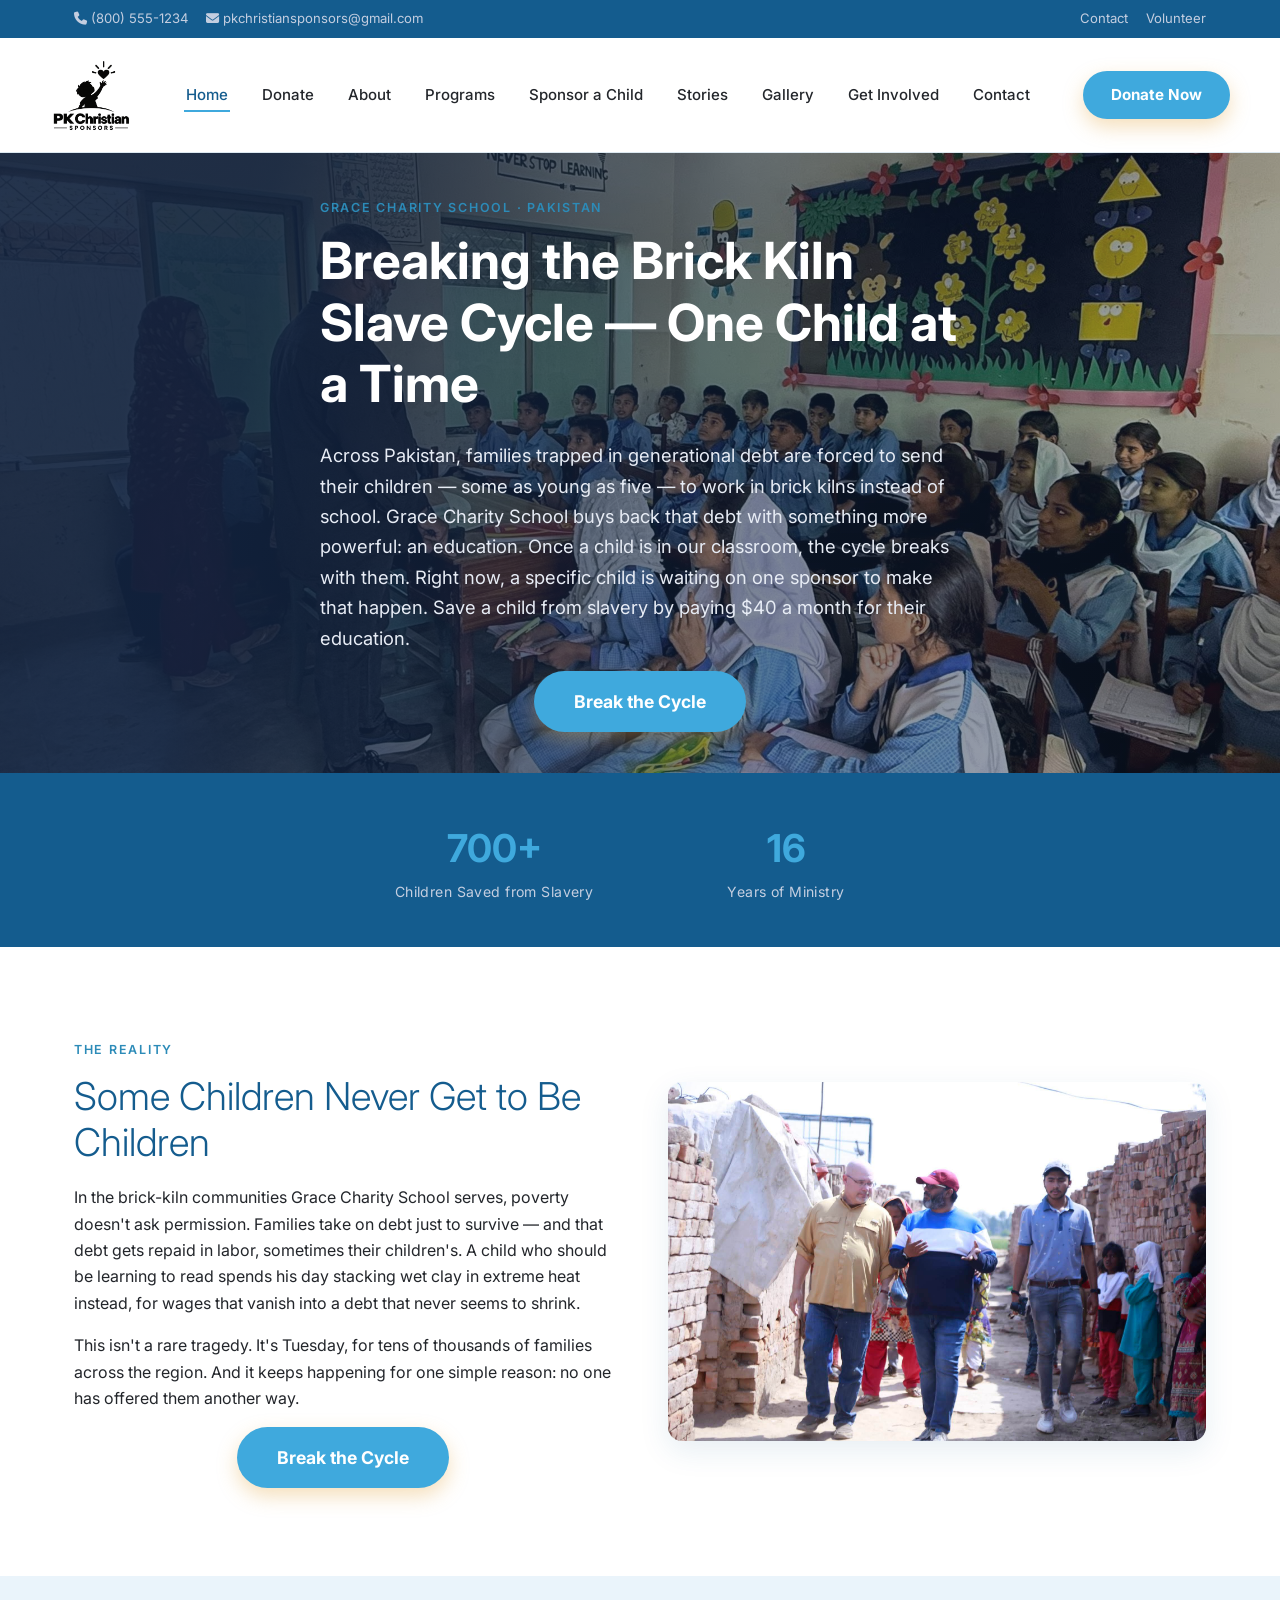
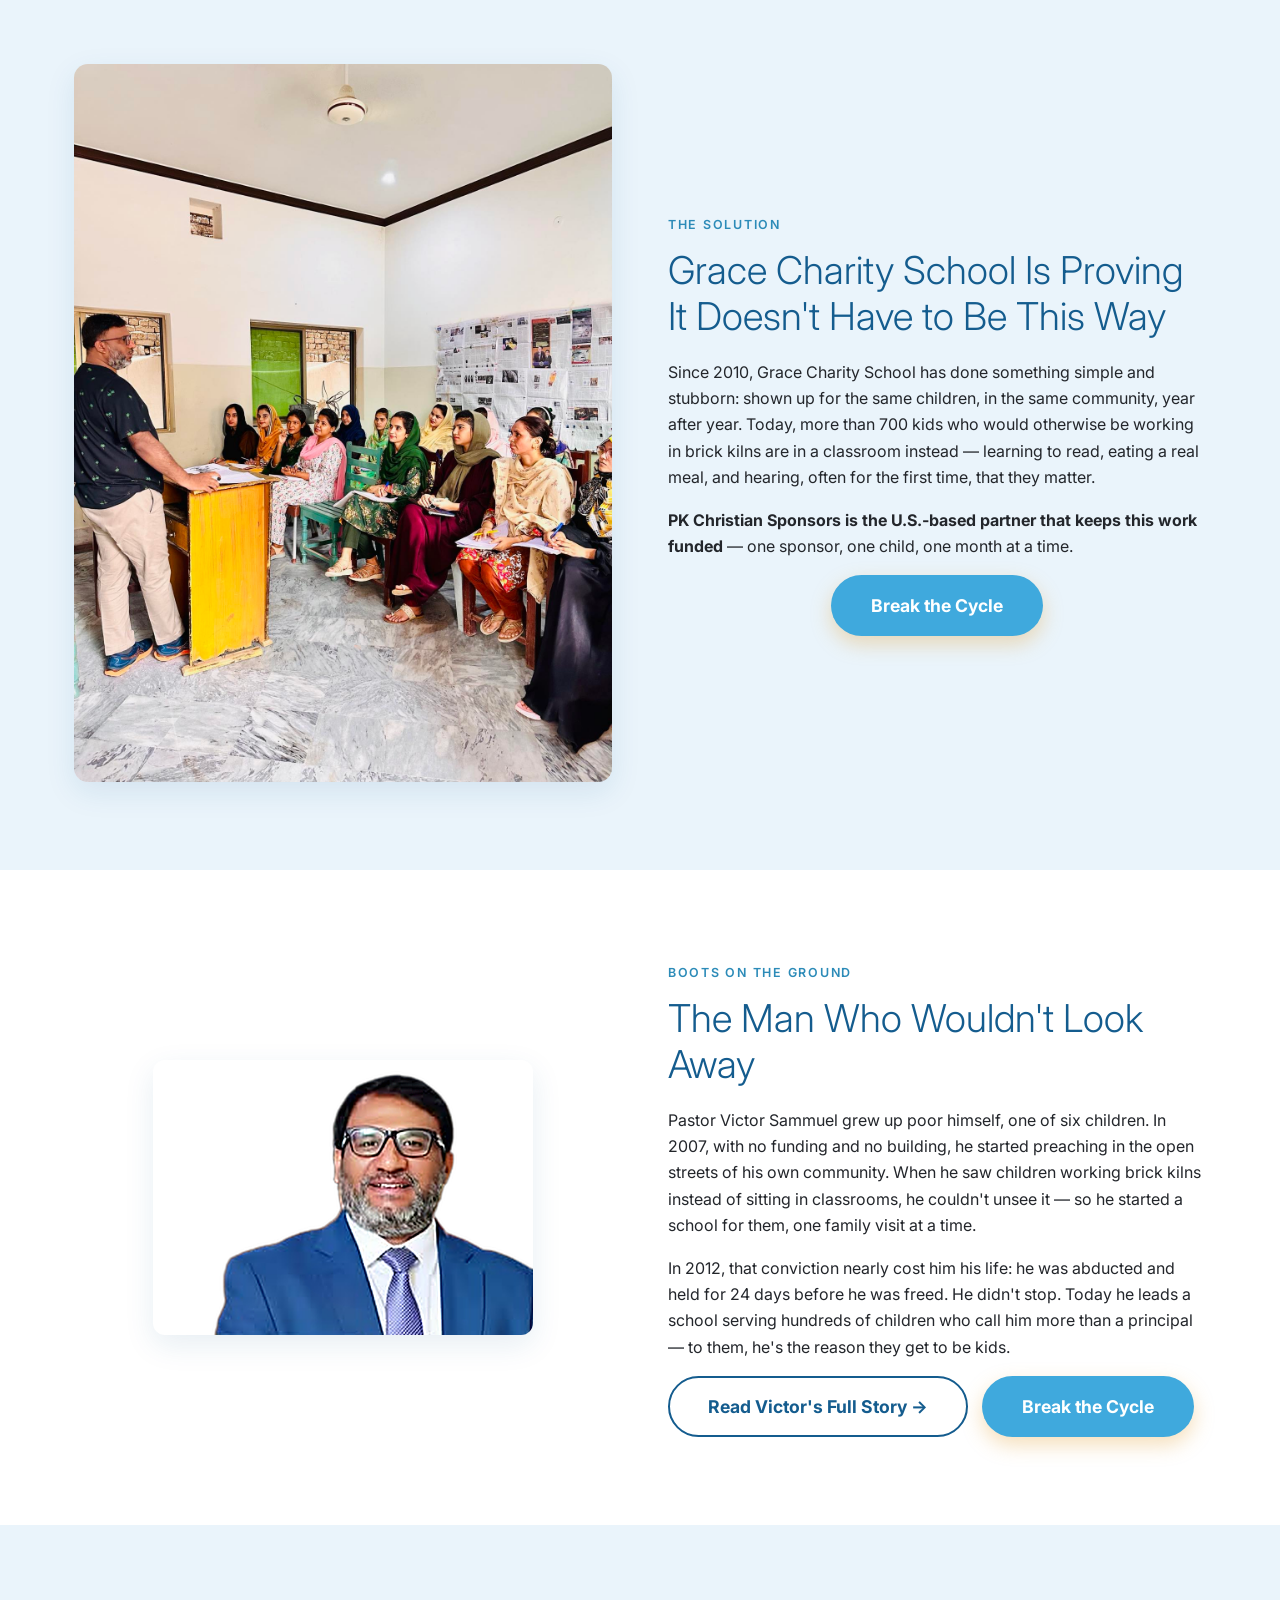
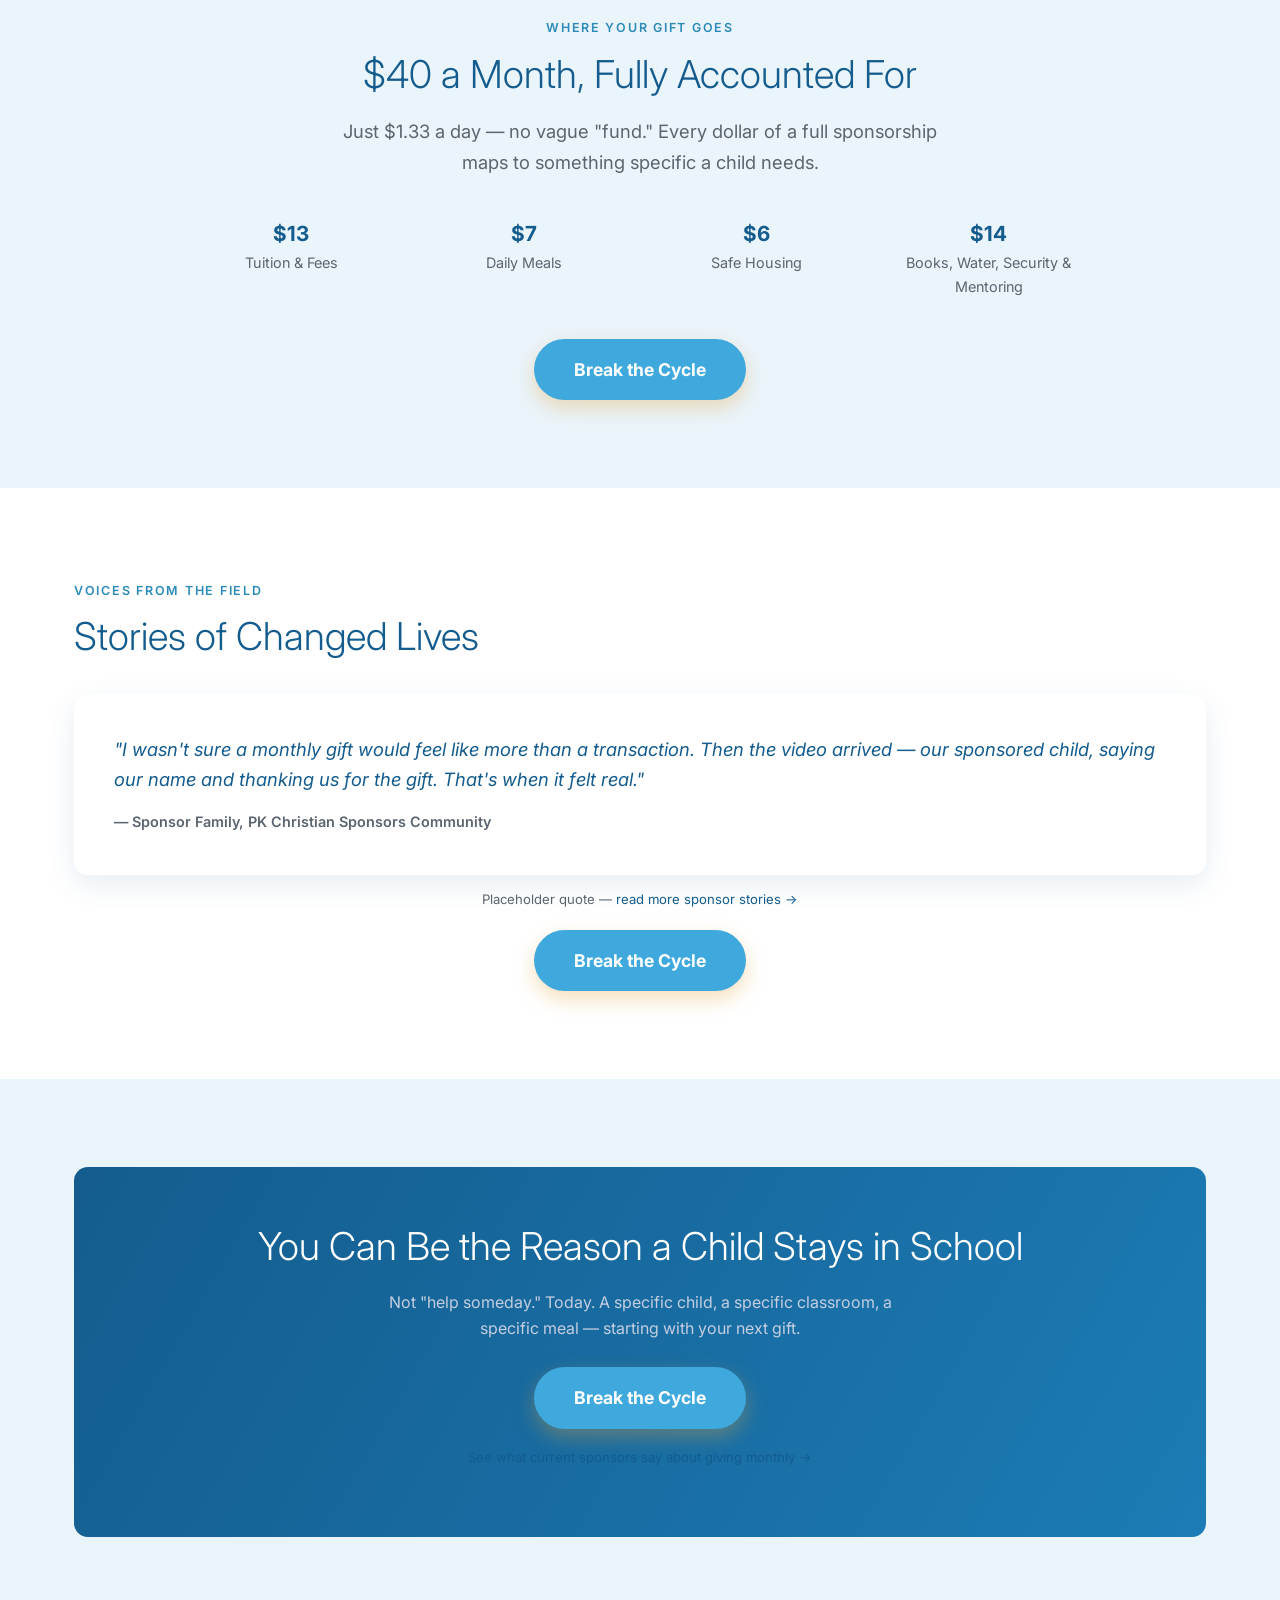
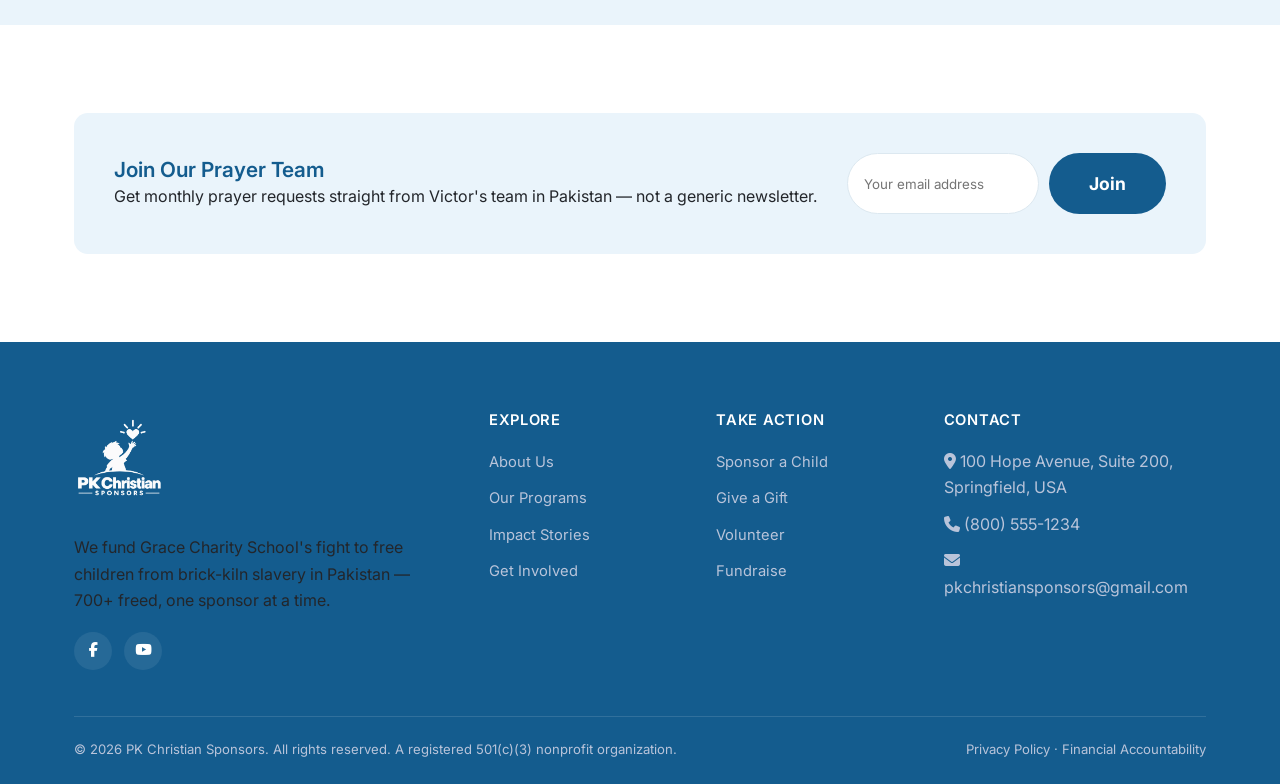
<file: index.html>
<!DOCTYPE html>
<html lang="en">
<head>
<meta charset="UTF-8">
<meta name="viewport" content="width=device-width, initial-scale=1.0">
<title>PK Christian Sponsors | Grace Charity School, Pakistan</title>
<meta name="description" content="Children in Pakistan's brick kilns are working instead of learning. Grace Charity School is changing that, one sponsor at a time. See the cause, the school, and the man who started it.">
<link rel="icon" href="data:image/svg+xml,<svg xmlns=%22http://www.w3.org/2000/svg%22 viewBox=%220 0 100 100%22><text y=%22.9em%22 font-size=%2290%22>✝️</text></svg>">
<link rel="preconnect" href="https://fonts.googleapis.com">
<link href="https://fonts.googleapis.com/css2?family=Inter:wght@300;400;500;600;700&display=swap" rel="stylesheet">
<link rel="stylesheet" href="https://cdnjs.cloudflare.com/ajax/libs/font-awesome/6.5.1/css/all.min.css">
<link rel="stylesheet" href="css/style.css">
<!-- Meta Pixel Code -->
<script>
!function(f,b,e,v,n,t,s)
{if(f.fbq)return;n=f.fbq=function(){n.callMethod?
n.callMethod.apply(n,arguments):n.queue.push(arguments)};
if(!f._fbq)f._fbq=n;n.push=n;n.loaded=!0;n.version='2.0';
n.queue=[];t=b.createElement(e);t.async=!0;
t.src=v;s=b.getElementsByTagName(e)[0];
s.parentNode.insertBefore(t,s)}(window, document,'script',
'https://connect.facebook.net/en_US/fbevents.js');
fbq('init', '28397138999896163');
fbq('track', 'PageView');
</script>
<!-- End Meta Pixel Code -->
</head>
<body>
<noscript><img height="1" width="1" style="display:none"
src="https://www.facebook.com/tr?id=28397138999896163&ev=PageView&noscript=1"
/></noscript>

<div class="topbar">
  <div class="container">
    <div class="topbar-links">
      <a href="tel:+18005551234"><i class="fa-solid fa-phone"></i> (800) 555-1234</a>
      <a href="mailto:pkchristiansponsors@gmail.com"><i class="fa-solid fa-envelope"></i> pkchristiansponsors@gmail.com</a>
    </div>
    <div class="topbar-links">
      <a href="contact.html">Contact</a>
      <a href="get-involved.html">Volunteer</a>
    </div>
  </div>
</div>

<header class="site-header">
  <div class="container nav">
    <a href="index.html" class="brand">
      <img src="images/logo-black.png" alt="PK Christian Sponsors" class="brand-logo">
    </a>
    <nav>
      <ul class="nav-links">
        <li><a href="index.html" class="active">Home</a></li>
        <li><a href="donate.html">Donate</a></li>
        <li><a href="about.html">About</a></li>
        <li><a href="programs.html">Programs</a></li>
        <li><a href="sponsor.html">Sponsor a Child</a></li>
        <li><a href="stories.html">Stories</a></li>
        <li><a href="gallery.html">Gallery</a></li>
        <li><a href="get-involved.html">Get Involved</a></li>
        <li><a href="contact.html">Contact</a></li>
      </ul>
    </nav>
    <div class="nav-cta">
      <a href="donate.html" class="btn btn--gold btn--sm">Donate Now</a>
      <button class="nav-toggle" aria-label="Toggle menu"><span></span><span></span><span></span></button>
    </div>
  </div>
</header>

<section class="hero" style="background-image:url('images/gallery/690743312_10238207178231028_1238630617117092862_n.jpg');">
  <div class="container">
    <div class="hero-content">
      <span class="eyebrow">Grace Charity School · Pakistan</span>
      <h1>Breaking the Brick Kiln Slave Cycle — One Child at a Time</h1>
      <p class="lede">Across Pakistan, families trapped in generational debt are forced to send their children — some as young as five — to work in brick kilns instead of school. Grace Charity School buys back that debt with something more powerful: an education. Once a child is in our classroom, the cycle breaks with them. Right now, a specific child is waiting on one sponsor to make that happen. Save a child from slavery by paying $40 a month for their education.</p>
      <div class="btn-row" style="justify-content:center;">
        <a href="donate.html" class="btn btn--gold">Break the Cycle</a>
      </div>
    </div>
  </div>
</section>

<section class="stats">
  <div class="container stats-grid">
    <div>
      <div class="num">700+</div>
      <div class="label">Children Saved from Slavery</div>
    </div>
    <div>
      <div class="num">16</div>
      <div class="label">Years of Ministry</div>
    </div>
  </div>
</section>

<section class="section" id="cause">
  <div class="container split">
    <div>
      <span class="eyebrow">The Reality</span>
      <h2>Some Children Never Get to Be Children</h2>
      <p>In the brick-kiln communities Grace Charity School serves, poverty doesn't ask permission. Families take on debt just to survive — and that debt gets repaid in labor, sometimes their children's. A child who should be learning to read spends his day stacking wet clay in extreme heat instead, for wages that vanish into a debt that never seems to shrink.</p>
      <p>This isn't a rare tragedy. It's Tuesday, for tens of thousands of families across the region. And it keeps happening for one simple reason: no one has offered them another way.</p>
      <div class="text-center"><a href="donate.html" class="btn btn--gold">Break the Cycle</a></div>
    </div>
    <div class="split-media">
      <img src="images/gallery/grace-charity-school-redeeming-love-missions-general-2.jpg" alt="Brick kiln community that Grace Charity School serves in Pakistan">
    </div>
  </div>
</section>

<section class="section section--cream" id="school">
  <div class="container split">
    <div class="split-media">
      <img src="images/gallery/grace-charity-school-redeeming-love-missions-teachers-cards-35.jpg" alt="Classroom at Grace Charity School">
    </div>
    <div>
      <span class="eyebrow">The Solution</span>
      <h2>Grace Charity School Is Proving It Doesn't Have to Be This Way</h2>
      <p>Since 2010, Grace Charity School has done something simple and stubborn: shown up for the same children, in the same community, year after year. Today, more than 700 kids who would otherwise be working in brick kilns are in a classroom instead — learning to read, eating a real meal, and hearing, often for the first time, that they matter.</p>
      <p><strong>PK Christian Sponsors is the U.S.-based partner that keeps this work funded</strong> — one sponsor, one child, one month at a time.</p>
      <div class="text-center"><a href="donate.html" class="btn btn--gold">Break the Cycle</a></div>
    </div>
  </div>
</section>

<section class="section" id="victor">
  <div class="container split">
    <div class="text-center">
      <img src="images/team/victor-sammuel.png" alt="Pastor Victor Sammuel" style="max-width:380px;width:100%;margin:0 auto;border-radius:12px;">
    </div>
    <div>
      <span class="eyebrow">Boots on the Ground</span>
      <h2>The Man Who Wouldn't Look Away</h2>
      <p>Pastor Victor Sammuel grew up poor himself, one of six children. In 2007, with no funding and no building, he started preaching in the open streets of his own community. When he saw children working brick kilns instead of sitting in classrooms, he couldn't unsee it — so he started a school for them, one family visit at a time.</p>
      <p>In 2012, that conviction nearly cost him his life: he was abducted and held for 24 days before he was freed. He didn't stop. Today he leads a school serving hundreds of children who call him more than a principal — to them, he's the reason they get to be kids.</p>
      <div class="btn-row">
        <a href="about.html#victor" class="btn btn--ghost">Read Victor's Full Story →</a>
        <a href="donate.html" class="btn btn--gold">Break the Cycle</a>
      </div>
    </div>
  </div>
</section>

<section class="section section--cream">
  <div class="container text-center" style="max-width:720px;">
    <span class="eyebrow">Where Your Gift Goes</span>
    <h2>$40 a Month, Fully Accounted For</h2>
    <p class="lede text-center">Just $1.33 a day — no vague "fund." Every dollar of a full sponsorship maps to something specific a child needs.</p>
  </div>
  <div class="container">
    <div class="grid grid--4" style="margin-top:40px;max-width:900px;margin-left:auto;margin-right:auto;">
      <div class="text-center">
        <div style="font-family:var(--font-head);font-weight:700;color:var(--navy);font-size:1.3rem;">$13</div>
        <div style="color:var(--muted);font-size:0.9rem;">Tuition &amp; Fees</div>
      </div>
      <div class="text-center">
        <div style="font-family:var(--font-head);font-weight:700;color:var(--navy);font-size:1.3rem;">$7</div>
        <div style="color:var(--muted);font-size:0.9rem;">Daily Meals</div>
      </div>
      <div class="text-center">
        <div style="font-family:var(--font-head);font-weight:700;color:var(--navy);font-size:1.3rem;">$6</div>
        <div style="color:var(--muted);font-size:0.9rem;">Safe Housing</div>
      </div>
      <div class="text-center">
        <div style="font-family:var(--font-head);font-weight:700;color:var(--navy);font-size:1.3rem;">$14</div>
        <div style="color:var(--muted);font-size:0.9rem;">Books, Water, Security &amp; Mentoring</div>
      </div>
    </div>
    <div class="text-center" style="margin-top:40px;">
      <a href="donate.html" class="btn btn--gold">Break the Cycle</a>
    </div>
  </div>
</section>

<section class="section">
  <div class="container">
    <span class="eyebrow">Voices From the Field</span>
    <h2 style="margin-bottom:34px;">Stories of Changed Lives</h2>
    <div class="testimonial" style="grid-template-columns:1fr;">
      <div>
        <blockquote>"I wasn't sure a monthly gift would feel like more than a transaction. Then the video arrived — our sponsored child, saying our name and thanking us for the gift. That's when it felt real."</blockquote>
        <cite>— Sponsor Family, PK Christian Sponsors Community</cite>
      </div>
    </div>
    <p class="form-note text-center" style="margin-top:14px;">Placeholder quote — <a href="testimonials.html">read more sponsor stories →</a></p>
    <div class="text-center" style="margin-top:20px;">
      <a href="donate.html" class="btn btn--gold">Break the Cycle</a>
    </div>
  </div>
</section>

<section class="section section--cream">
  <div class="container">
    <div class="cta-banner">
      <h2>You Can Be the Reason a Child Stays in School</h2>
      <p style="max-width:520px;margin:0 auto 26px;">Not "help someday." Today. A specific child, a specific classroom, a specific meal — starting with your next gift.</p>
      <div class="btn-row" style="justify-content:center;">
        <a href="donate.html" class="btn btn--gold">Break the Cycle</a>
      </div>
      <p class="form-note text-center" style="margin-top:18px;"><a href="testimonials.html">See what current sponsors say about giving monthly →</a></p>
    </div>
  </div>
</section>

<section class="section">
  <div class="container">
    <div class="newsletter">
      <div>
        <h3 class="mb-0">Join Our Prayer Team</h3>
        <p class="mb-0">Get monthly prayer requests straight from Victor's team in Pakistan — not a generic newsletter.</p>
      </div>
      <form name="prayer-team" method="POST" data-netlify="true" netlify-honeypot="bot-field" action="/thank-you.html">
        <input type="hidden" name="form-name" value="prayer-team">
        <p class="hp-field"><label>Don't fill this out if you're human: <input name="bot-field"></label></p>
        <input type="email" name="email" placeholder="Your email address" required>
        <button class="btn btn--navy" type="submit">Join</button>
      </form>
    </div>
  </div>
</section>

<footer class="site-footer">
  <div class="container">
    <div class="footer-grid">
      <div>
        <div class="footer-brand">
          <img src="images/logo-white.png" alt="PK Christian Sponsors" class="footer-logo">
        </div>
        <p>We fund Grace Charity School's fight to free children from brick-kiln slavery in Pakistan — 700+ freed, one sponsor at a time.</p>
        <div class="social-row">
          <a href="#" aria-label="Facebook"><i class="fa-brands fa-facebook-f"></i></a>
          <a href="#" aria-label="YouTube"><i class="fa-brands fa-youtube"></i></a>
        </div>
      </div>
      <div>
        <h4>Explore</h4>
        <ul>
          <li><a href="about.html">About Us</a></li>
          <li><a href="programs.html">Our Programs</a></li>
          <li><a href="stories.html">Impact Stories</a></li>
          <li><a href="get-involved.html">Get Involved</a></li>
        </ul>
      </div>
      <div>
        <h4>Take Action</h4>
        <ul>
          <li><a href="sponsor.html">Sponsor a Child</a></li>
          <li><a href="donate.html">Give a Gift</a></li>
          <li><a href="get-involved.html#volunteer">Volunteer</a></li>
          <li><a href="get-involved.html#fundraise">Fundraise</a></li>
        </ul>
      </div>
      <div>
        <h4>Contact</h4>
        <ul>
          <li><i class="fa-solid fa-location-dot"></i> 100 Hope Avenue, Suite 200, Springfield, USA</li>
          <li><i class="fa-solid fa-phone"></i> (800) 555-1234</li>
          <li><i class="fa-solid fa-envelope"></i> pkchristiansponsors@gmail.com</li>
        </ul>
      </div>
    </div>
    <div class="footer-bottom">
      <span>© 2026 PK Christian Sponsors. All rights reserved. A registered 501(c)(3) nonprofit organization.</span>
      <span><a href="privacy.html">Privacy Policy</a> · <a href="financial-accountability.html">Financial Accountability</a></span>
    </div>
  </div>
</footer>

<script src="js/main.js"></script>
</body>
</html>
</file>
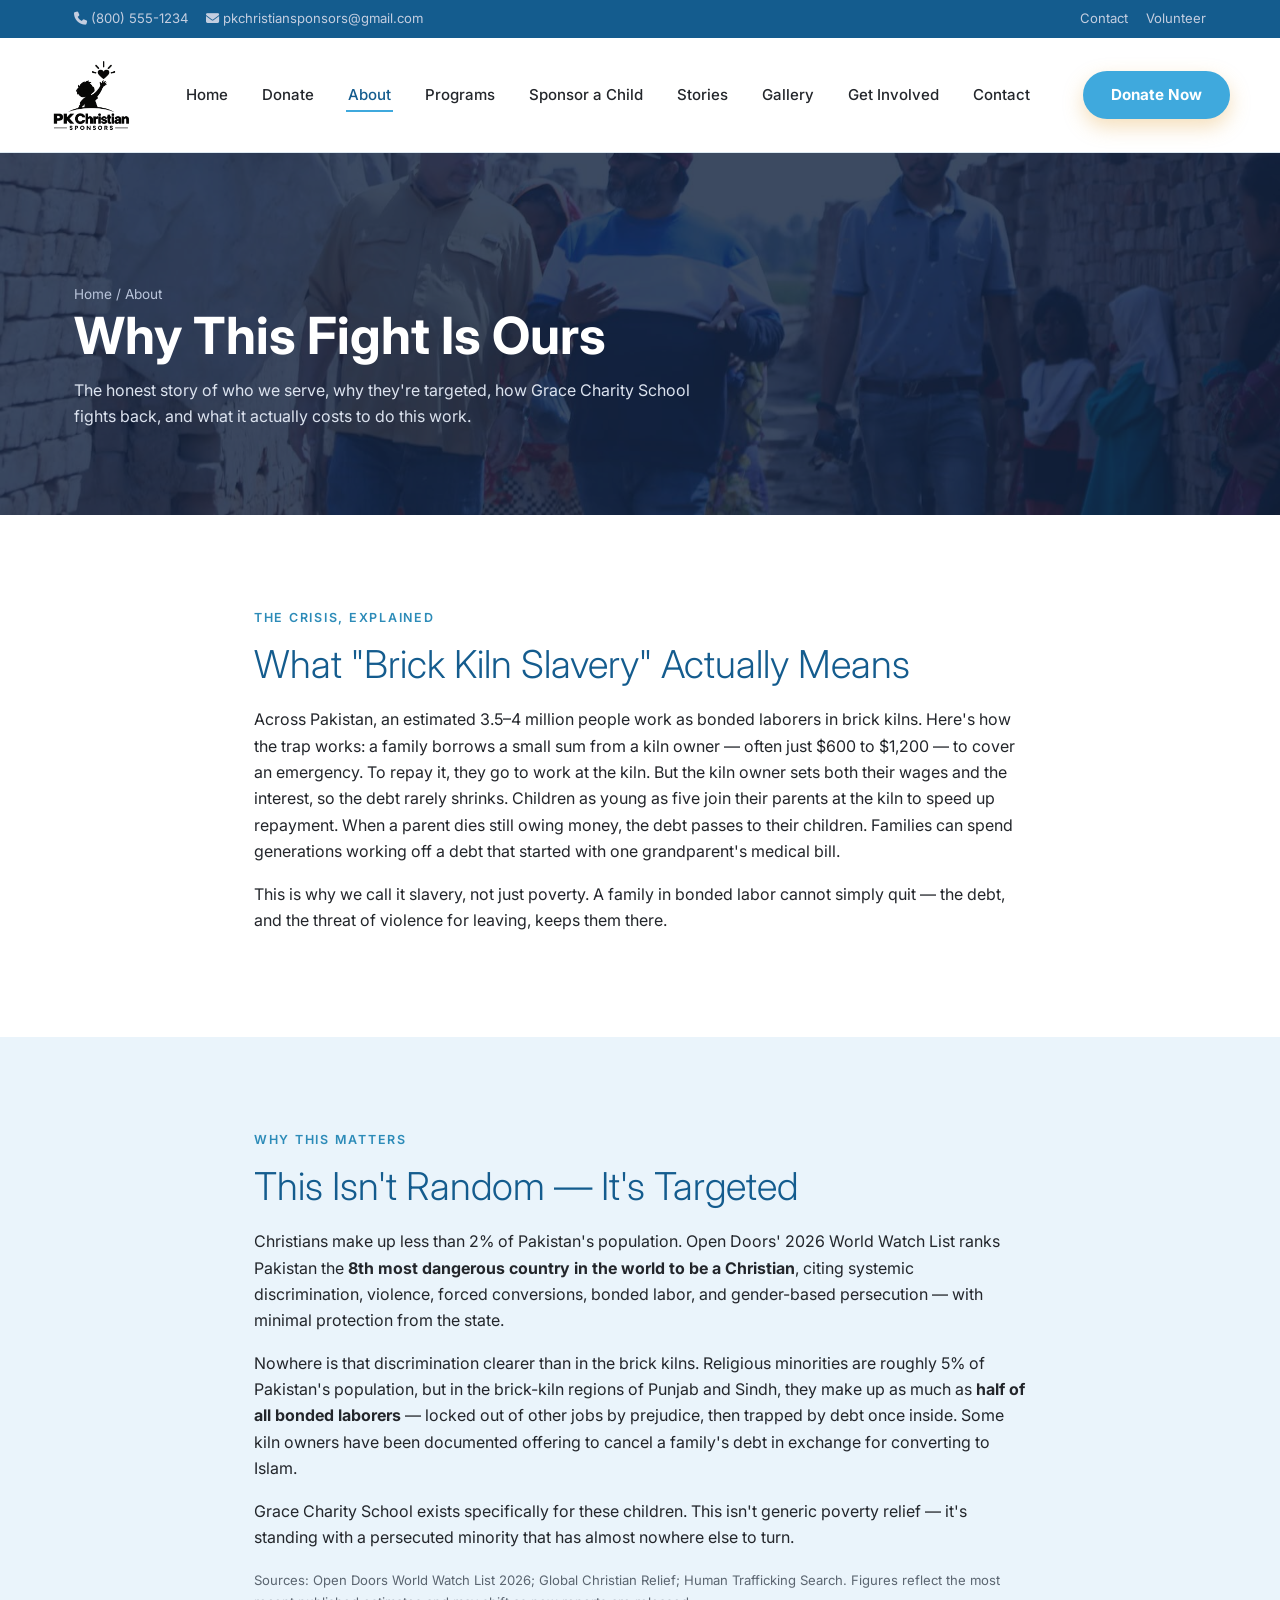
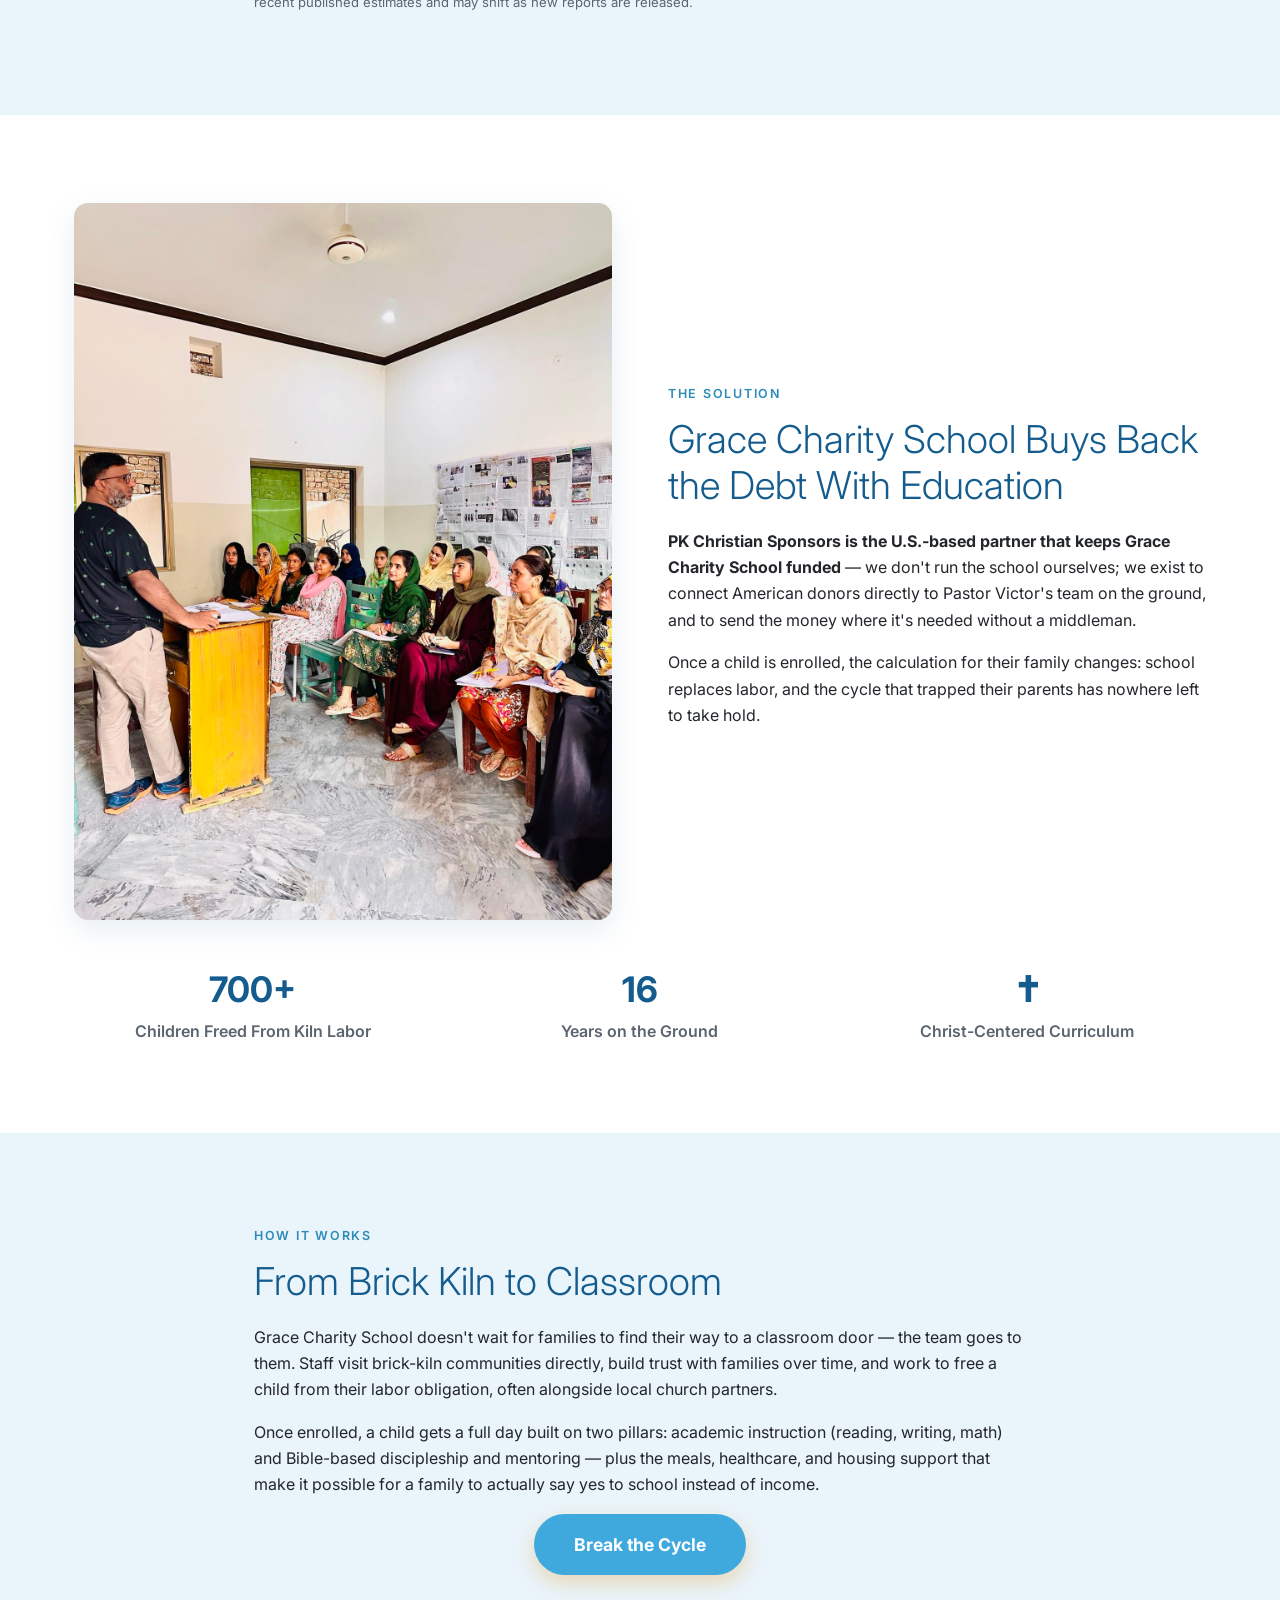
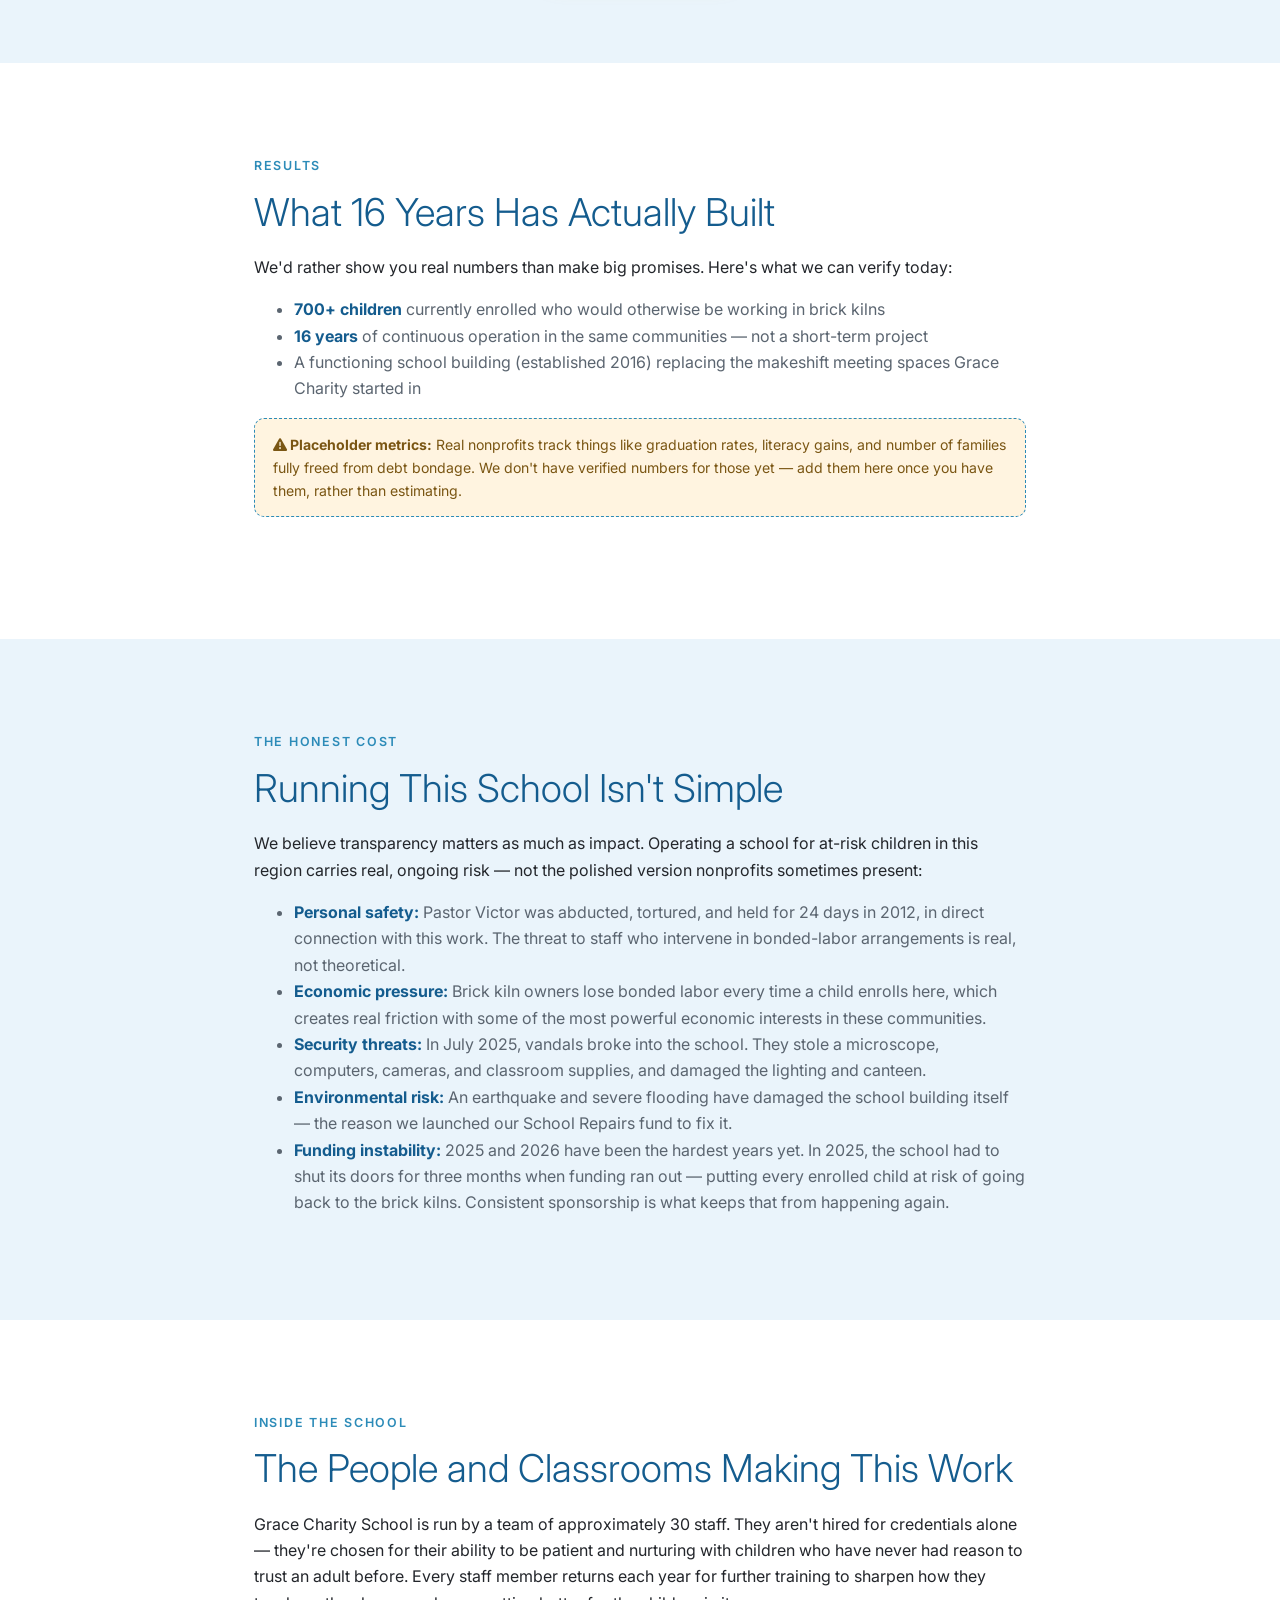
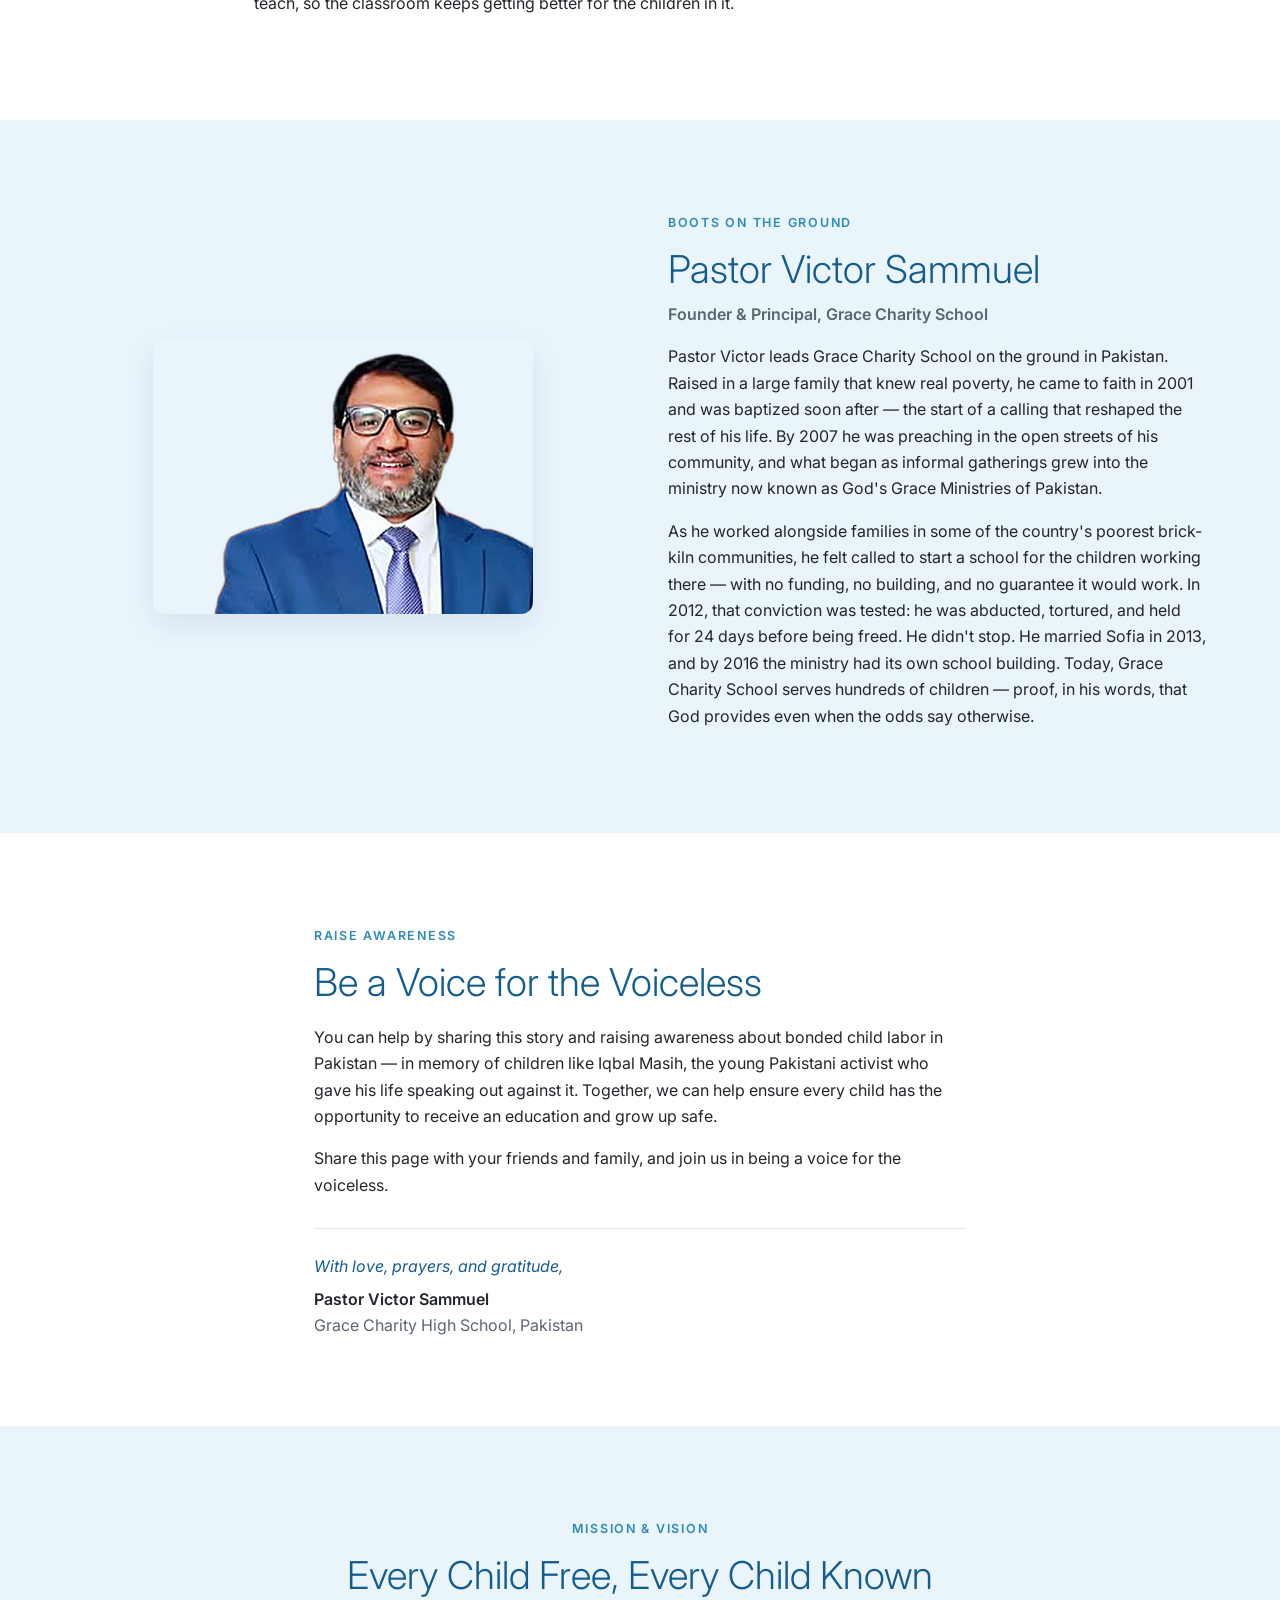
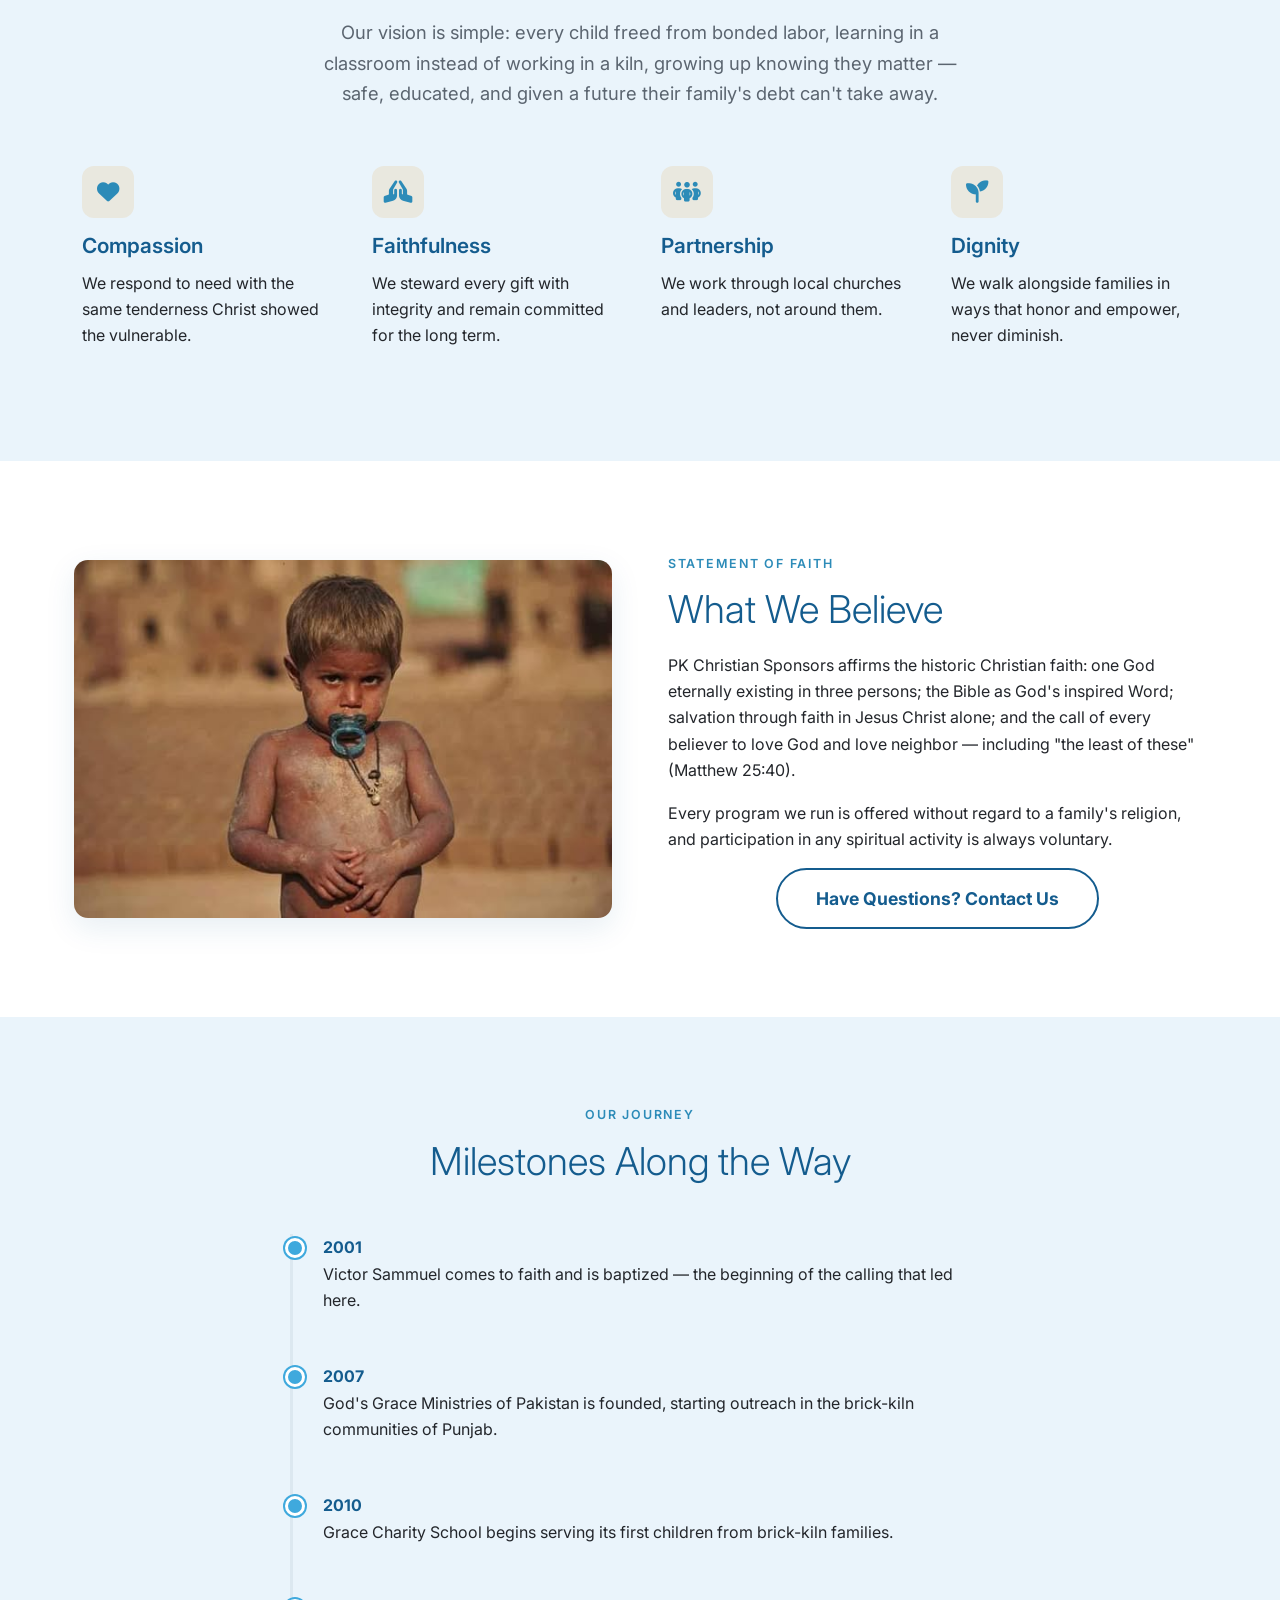
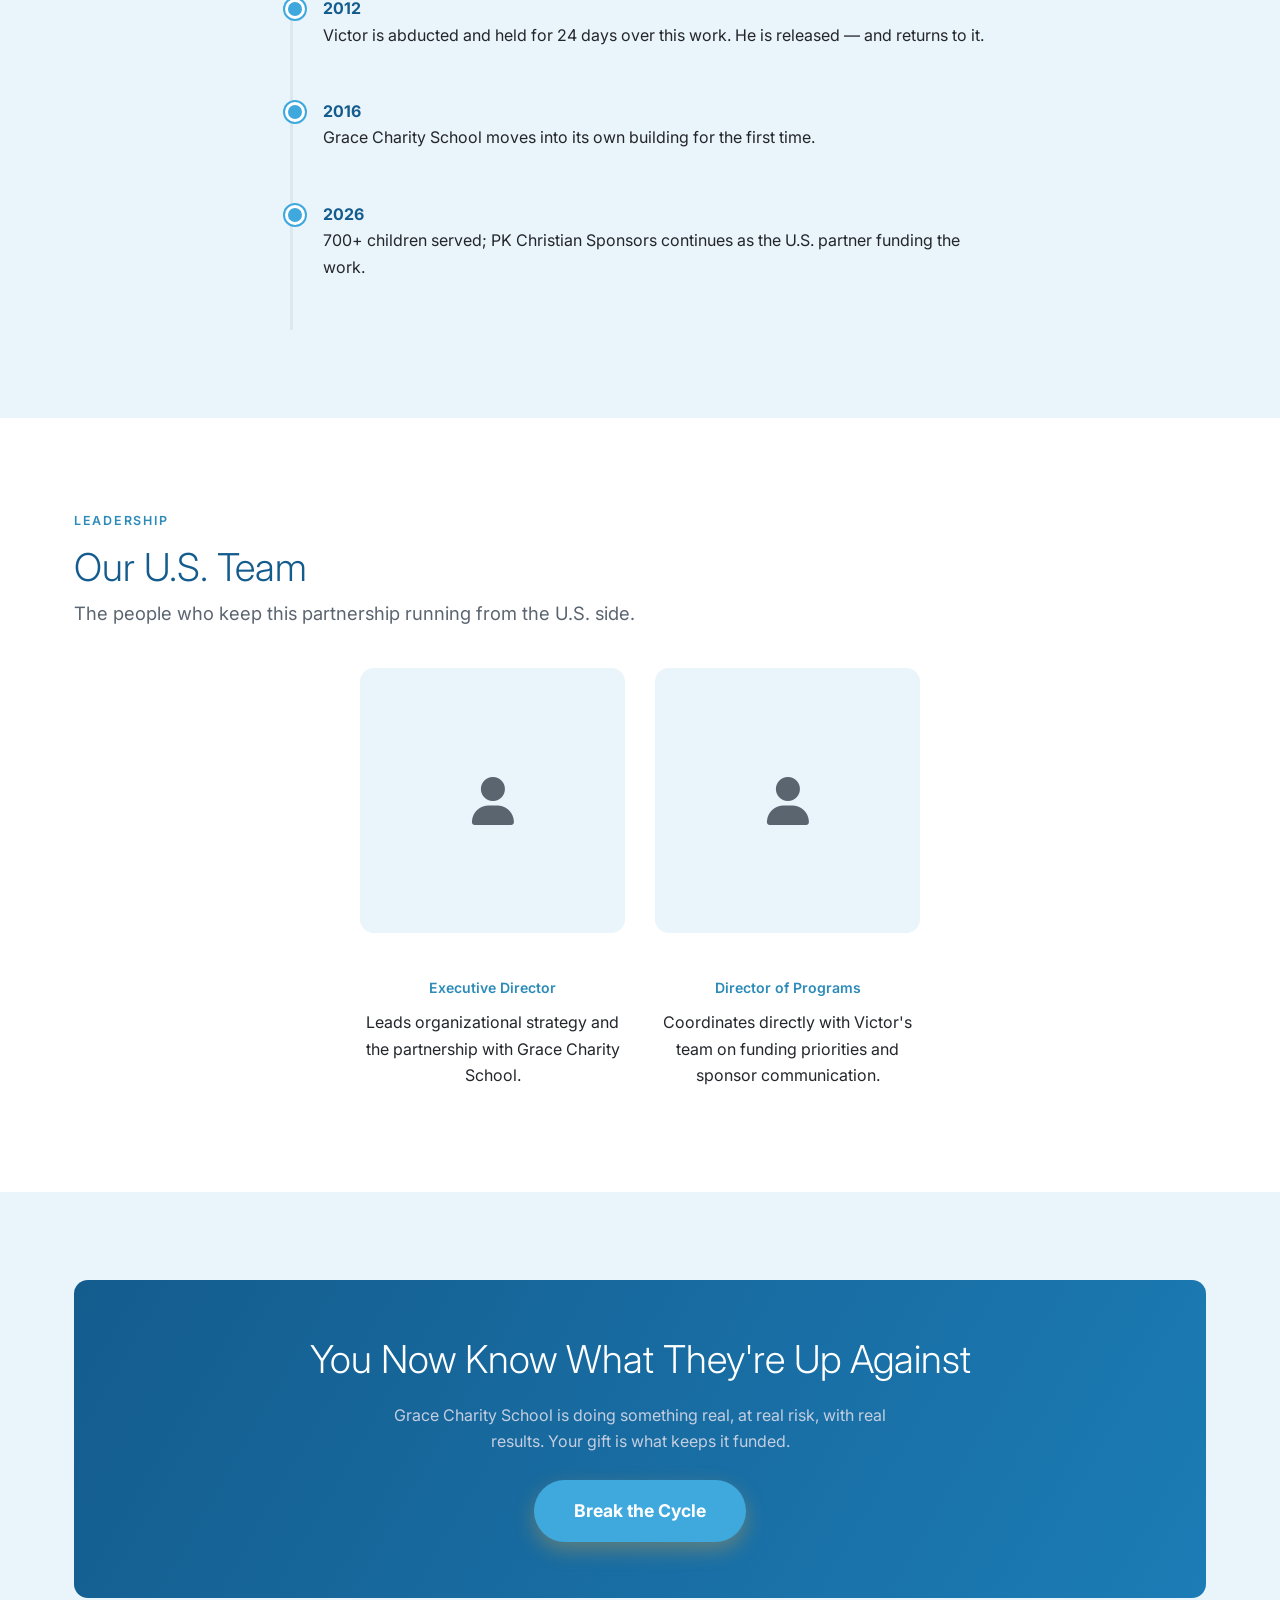
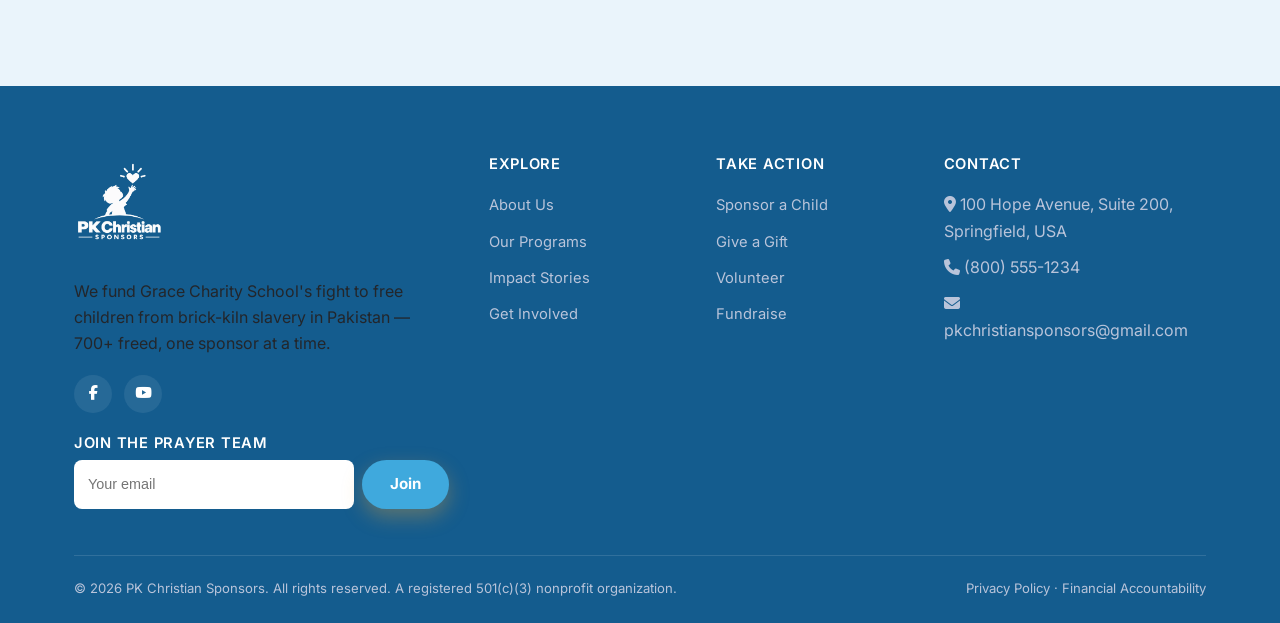
<file: about.html>
<!DOCTYPE html>
<html lang="en">
<head>
<meta charset="UTF-8">
<meta name="viewport" content="width=device-width, initial-scale=1.0">
<title>About Us | PK Christian Sponsors</title>
<meta name="description" content="The real story of Grace Charity School: why Pakistan's Christians are targeted for brick-kiln bonded labor, how the school fights it, and the honest risks of doing this work.">
<link rel="icon" href="data:image/svg+xml,<svg xmlns=%22http://www.w3.org/2000/svg%22 viewBox=%220 0 100 100%22><text y=%22.9em%22 font-size=%2290%22>✝️</text></svg>">
<link rel="preconnect" href="https://fonts.googleapis.com">
<link href="https://fonts.googleapis.com/css2?family=Inter:wght@300;400;500;600;700&display=swap" rel="stylesheet">
<link rel="stylesheet" href="https://cdnjs.cloudflare.com/ajax/libs/font-awesome/6.5.1/css/all.min.css">
<link rel="stylesheet" href="css/style.css">
<!-- Meta Pixel Code -->
<script>
!function(f,b,e,v,n,t,s)
{if(f.fbq)return;n=f.fbq=function(){n.callMethod?
n.callMethod.apply(n,arguments):n.queue.push(arguments)};
if(!f._fbq)f._fbq=n;n.push=n;n.loaded=!0;n.version='2.0';
n.queue=[];t=b.createElement(e);t.async=!0;
t.src=v;s=b.getElementsByTagName(e)[0];
s.parentNode.insertBefore(t,s)}(window, document,'script',
'https://connect.facebook.net/en_US/fbevents.js');
fbq('init', '28397138999896163');
fbq('track', 'PageView');
</script>
<!-- End Meta Pixel Code -->
</head>
<body>
<noscript><img height="1" width="1" style="display:none"
src="https://www.facebook.com/tr?id=28397138999896163&ev=PageView&noscript=1"
/></noscript>

<div class="topbar">
  <div class="container">
    <div class="topbar-links">
      <a href="tel:+18005551234"><i class="fa-solid fa-phone"></i> (800) 555-1234</a>
      <a href="mailto:pkchristiansponsors@gmail.com"><i class="fa-solid fa-envelope"></i> pkchristiansponsors@gmail.com</a>
    </div>
    <div class="topbar-links">
      <a href="contact.html">Contact</a>
      <a href="get-involved.html">Volunteer</a>
    </div>
  </div>
</div>

<header class="site-header">
  <div class="container nav">
    <a href="index.html" class="brand">
      <img src="images/logo-black.png" alt="PK Christian Sponsors" class="brand-logo">
    </a>
    <nav>
      <ul class="nav-links">
        <li><a href="index.html">Home</a></li>
        <li><a href="donate.html">Donate</a></li>
        <li><a href="about.html" class="active">About</a></li>
        <li><a href="programs.html">Programs</a></li>
        <li><a href="sponsor.html">Sponsor a Child</a></li>
        <li><a href="stories.html">Stories</a></li>
        <li><a href="gallery.html">Gallery</a></li>
        <li><a href="get-involved.html">Get Involved</a></li>
        <li><a href="contact.html">Contact</a></li>
      </ul>
    </nav>
    <div class="nav-cta">
      <a href="donate.html" class="btn btn--gold btn--sm">Donate Now</a>
      <button class="nav-toggle" aria-label="Toggle menu"><span></span><span></span><span></span></button>
    </div>
  </div>
</header>

<section class="page-hero" style="background-image:url('images/gallery/grace-charity-school-redeeming-love-missions-general-2.jpg');">
  <div class="container">
    <div class="breadcrumb"><a href="index.html">Home</a> / About</div>
    <h1>Why This Fight Is Ours</h1>
    <p style="max-width:640px;color:#DCE3EF;">The honest story of who we serve, why they're targeted, how Grace Charity School fights back, and what it actually costs to do this work.</p>
  </div>
</section>

<section class="section">
  <div class="container" style="max-width:820px;">
    <span class="eyebrow">The Crisis, Explained</span>
    <h2>What "Brick Kiln Slavery" Actually Means</h2>
    <p>Across Pakistan, an estimated 3.5–4 million people work as bonded laborers in brick kilns. Here's how the trap works: a family borrows a small sum from a kiln owner — often just $600 to $1,200 — to cover an emergency. To repay it, they go to work at the kiln. But the kiln owner sets both their wages and the interest, so the debt rarely shrinks. Children as young as five join their parents at the kiln to speed up repayment. When a parent dies still owing money, the debt passes to their children. Families can spend generations working off a debt that started with one grandparent's medical bill.</p>
    <p>This is why we call it slavery, not just poverty. A family in bonded labor cannot simply quit — the debt, and the threat of violence for leaving, keeps them there.</p>
  </div>
</section>

<section class="section section--cream">
  <div class="container" style="max-width:820px;">
    <span class="eyebrow">Why This Matters</span>
    <h2>This Isn't Random — It's Targeted</h2>
    <p>Christians make up less than 2% of Pakistan's population. Open Doors' 2026 World Watch List ranks Pakistan the <strong>8th most dangerous country in the world to be a Christian</strong>, citing systemic discrimination, violence, forced conversions, bonded labor, and gender-based persecution — with minimal protection from the state.</p>
    <p>Nowhere is that discrimination clearer than in the brick kilns. Religious minorities are roughly 5% of Pakistan's population, but in the brick-kiln regions of Punjab and Sindh, they make up as much as <strong>half of all bonded laborers</strong> — locked out of other jobs by prejudice, then trapped by debt once inside. Some kiln owners have been documented offering to cancel a family's debt in exchange for converting to Islam.</p>
    <p>Grace Charity School exists specifically for these children. This isn't generic poverty relief — it's standing with a persecuted minority that has almost nowhere else to turn.</p>
    <p class="form-note" style="margin-top:20px;">Sources: Open Doors World Watch List 2026; Global Christian Relief; Human Trafficking Search. Figures reflect the most recent published estimates and may shift as new reports are released.</p>
  </div>
</section>

<section class="section" id="partner">
  <div class="container split">
    <div class="split-media">
      <img src="images/gallery/grace-charity-school-redeeming-love-missions-teachers-cards-35.jpg" alt="Students at Grace Charity School in Pakistan">
    </div>
    <div>
      <span class="eyebrow">The Solution</span>
      <h2>Grace Charity School Buys Back the Debt With Education</h2>
      <p><strong>PK Christian Sponsors is the U.S.-based partner that keeps Grace Charity School funded</strong> — we don't run the school ourselves; we exist to connect American donors directly to Pastor Victor's team on the ground, and to send the money where it's needed without a middleman.</p>
      <p>Once a child is enrolled, the calculation for their family changes: school replaces labor, and the cycle that trapped their parents has nowhere left to take hold.</p>
    </div>
  </div>
  <div class="container">
    <div class="grid grid--3 text-center" style="margin-top:40px;">
      <div>
        <div style="font-family:var(--font-head);font-size:2.2rem;font-weight:700;color:var(--navy);">700+</div>
        <div style="color:var(--muted);font-weight:600;">Children Freed From Kiln Labor</div>
      </div>
      <div>
        <div style="font-family:var(--font-head);font-size:2.2rem;font-weight:700;color:var(--navy);">16</div>
        <div style="color:var(--muted);font-weight:600;">Years on the Ground</div>
      </div>
      <div>
        <div style="font-family:var(--font-head);font-size:2.2rem;font-weight:700;color:var(--navy);">✝</div>
        <div style="color:var(--muted);font-weight:600;">Christ-Centered Curriculum</div>
      </div>
    </div>
  </div>
</section>

<section class="section section--cream">
  <div class="container" style="max-width:820px;">
    <span class="eyebrow">How It Works</span>
    <h2>From Brick Kiln to Classroom</h2>
    <p>Grace Charity School doesn't wait for families to find their way to a classroom door — the team goes to them. Staff visit brick-kiln communities directly, build trust with families over time, and work to free a child from their labor obligation, often alongside local church partners.</p>
    <p>Once enrolled, a child gets a full day built on two pillars: academic instruction (reading, writing, math) and Bible-based discipleship and mentoring — plus the meals, healthcare, and housing support that make it possible for a family to actually say yes to school instead of income.</p>
    <div class="text-center"><a href="donate.html" class="btn btn--gold">Break the Cycle</a></div>
  </div>
</section>

<section class="section" id="results">
  <div class="container" style="max-width:820px;">
    <span class="eyebrow">Results</span>
    <h2>What 16 Years Has Actually Built</h2>
    <p>We'd rather show you real numbers than make big promises. Here's what we can verify today:</p>
    <ul style="color:var(--muted);">
      <li><strong style="color:var(--navy);">700+ children</strong> currently enrolled who would otherwise be working in brick kilns</li>
      <li><strong style="color:var(--navy);">16 years</strong> of continuous operation in the same communities — not a short-term project</li>
      <li>A functioning school building (established 2016) replacing the makeshift meeting spaces Grace Charity started in</li>
    </ul>
    <div class="sample-flag">
      <strong><i class="fa-solid fa-triangle-exclamation"></i> Placeholder metrics:</strong>
      Real nonprofits track things like graduation rates, literacy gains, and number of families fully freed from debt bondage. We don't have verified numbers for those yet — add them here once you have them, rather than estimating.
    </div>
  </div>
</section>

<section class="section section--cream" id="challenges">
  <div class="container" style="max-width:820px;">
    <span class="eyebrow">The Honest Cost</span>
    <h2>Running This School Isn't Simple</h2>
    <p>We believe transparency matters as much as impact. Operating a school for at-risk children in this region carries real, ongoing risk — not the polished version nonprofits sometimes present:</p>
    <ul style="color:var(--muted);">
      <li><strong style="color:var(--navy);">Personal safety:</strong> Pastor Victor was abducted, tortured, and held for 24 days in 2012, in direct connection with this work. The threat to staff who intervene in bonded-labor arrangements is real, not theoretical.</li>
      <li><strong style="color:var(--navy);">Economic pressure:</strong> Brick kiln owners lose bonded labor every time a child enrolls here, which creates real friction with some of the most powerful economic interests in these communities.</li>
      <li><strong style="color:var(--navy);">Security threats:</strong> In July 2025, vandals broke into the school. They stole a microscope, computers, cameras, and classroom supplies, and damaged the lighting and canteen.</li>
      <li><strong style="color:var(--navy);">Environmental risk:</strong> An earthquake and severe flooding have damaged the school building itself — the reason we launched our School Repairs fund to fix it.</li>
      <li><strong style="color:var(--navy);">Funding instability:</strong> 2025 and 2026 have been the hardest years yet. In 2025, the school had to shut its doors for three months when funding ran out — putting every enrolled child at risk of going back to the brick kilns. Consistent sponsorship is what keeps that from happening again.</li>
    </ul>
  </div>
</section>

<section class="section" id="staff">
  <div class="container" style="max-width:820px;">
    <span class="eyebrow">Inside the School</span>
    <h2>The People and Classrooms Making This Work</h2>
    <p>Grace Charity School is run by a team of approximately 30 staff. They aren't hired for credentials alone — they're chosen for their ability to be patient and nurturing with children who have never had reason to trust an adult before. Every staff member returns each year for further training to sharpen how they teach, so the classroom keeps getting better for the children in it.</p>
  </div>
</section>

<section class="section section--cream" id="victor">
  <div class="container split">
    <div class="text-center">
      <img src="images/team/victor-sammuel.png" alt="Pastor Victor Sammuel" style="max-width:380px;width:100%;margin:0 auto;border-radius:12px;">
    </div>
    <div>
      <span class="eyebrow">Boots on the Ground</span>
      <h2>Pastor Victor Sammuel</h2>
      <p style="color:var(--muted);font-weight:600;margin-top:-10px;">Founder &amp; Principal, Grace Charity School</p>
      <p>Pastor Victor leads Grace Charity School on the ground in Pakistan. Raised in a large family that knew real poverty, he came to faith in 2001 and was baptized soon after — the start of a calling that reshaped the rest of his life. By 2007 he was preaching in the open streets of his community, and what began as informal gatherings grew into the ministry now known as God's Grace Ministries of Pakistan.</p>
      <p>As he worked alongside families in some of the country's poorest brick-kiln communities, he felt called to start a school for the children working there — with no funding, no building, and no guarantee it would work. In 2012, that conviction was tested: he was abducted, tortured, and held for 24 days before being freed. He didn't stop. He married Sofia in 2013, and by 2016 the ministry had its own school building. Today, Grace Charity School serves hundreds of children — proof, in his words, that God provides even when the odds say otherwise.</p>
    </div>
  </div>
</section>

<section class="section">
  <div class="container" style="max-width:700px;">
    <span class="eyebrow">Raise Awareness</span>
    <h2>Be a Voice for the Voiceless</h2>
    <p>You can help by sharing this story and raising awareness about bonded child labor in Pakistan — in memory of children like Iqbal Masih, the young Pakistani activist who gave his life speaking out against it. Together, we can help ensure every child has the opportunity to receive an education and grow up safe.</p>
    <p>Share this page with your friends and family, and join us in being a voice for the voiceless.</p>
    <div style="margin-top:30px;padding-top:24px;border-top:1px solid var(--border);">
      <p style="font-style:italic;color:var(--navy);margin-bottom:6px;">With love, prayers, and gratitude,</p>
      <p style="font-weight:600;margin-bottom:0;">Pastor Victor Sammuel<br><span style="color:var(--muted);font-weight:400;">Grace Charity High School, Pakistan</span></p>
    </div>
  </div>
</section>

<section class="section section--cream">
  <div class="container text-center" style="max-width:700px;">
    <span class="eyebrow">Mission &amp; Vision</span>
    <h2>Every Child Free, Every Child Known</h2>
    <p class="lede text-center">Our vision is simple: every child freed from bonded labor, learning in a classroom instead of working in a kiln, growing up knowing they matter — safe, educated, and given a future their family's debt can't take away.</p>
  </div>

  <div class="container">
    <div class="values-grid" style="margin-top:50px;">
      <div class="value-card">
        <div class="icon-badge"><i class="fa-solid fa-heart"></i></div>
        <h3>Compassion</h3>
        <p>We respond to need with the same tenderness Christ showed the vulnerable.</p>
      </div>
      <div class="value-card">
        <div class="icon-badge"><i class="fa-solid fa-hands-praying"></i></div>
        <h3>Faithfulness</h3>
        <p>We steward every gift with integrity and remain committed for the long term.</p>
      </div>
      <div class="value-card">
        <div class="icon-badge"><i class="fa-solid fa-people-group"></i></div>
        <h3>Partnership</h3>
        <p>We work through local churches and leaders, not around them.</p>
      </div>
      <div class="value-card">
        <div class="icon-badge"><i class="fa-solid fa-seedling"></i></div>
        <h3>Dignity</h3>
        <p>We walk alongside families in ways that honor and empower, never diminish.</p>
      </div>
    </div>
  </div>
</section>

<section class="section">
  <div class="container split">
    <div class="split-media">
      <img src="images/gallery/brick-kiln-child-portrait.jpg" alt="A child from a Pakistani brick-kiln community">
    </div>
    <div>
      <span class="eyebrow">Statement of Faith</span>
      <h2>What We Believe</h2>
      <p>PK Christian Sponsors affirms the historic Christian faith: one God eternally existing in three persons; the Bible as God's inspired Word; salvation through faith in Jesus Christ alone; and the call of every believer to love God and love neighbor — including "the least of these" (Matthew 25:40).</p>
      <p>Every program we run is offered without regard to a family's religion, and participation in any spiritual activity is always voluntary.</p>
      <div class="text-center"><a href="contact.html" class="btn btn--ghost">Have Questions? Contact Us</a></div>
    </div>
  </div>
</section>

<section class="section section--cream">
  <div class="container">
    <span class="eyebrow text-center" style="display:block;">Our Journey</span>
    <h2 class="text-center" style="margin-bottom:50px;">Milestones Along the Way</h2>
    <div class="timeline" style="max-width:700px;margin:0 auto;">
      <div class="timeline-item">
        <div class="year">2001</div>
        <p>Victor Sammuel comes to faith and is baptized — the beginning of the calling that led here.</p>
      </div>
      <div class="timeline-item">
        <div class="year">2007</div>
        <p>God's Grace Ministries of Pakistan is founded, starting outreach in the brick-kiln communities of Punjab.</p>
      </div>
      <div class="timeline-item">
        <div class="year">2010</div>
        <p>Grace Charity School begins serving its first children from brick-kiln families.</p>
      </div>
      <div class="timeline-item">
        <div class="year">2012</div>
        <p>Victor is abducted and held for 24 days over this work. He is released — and returns to it.</p>
      </div>
      <div class="timeline-item">
        <div class="year">2016</div>
        <p>Grace Charity School moves into its own building for the first time.</p>
      </div>
      <div class="timeline-item">
        <div class="year">2026</div>
        <p>700+ children served; PK Christian Sponsors continues as the U.S. partner funding the work.</p>
      </div>
    </div>
  </div>
</section>

<section class="section">
  <div class="container">
    <span class="eyebrow">Leadership</span>
    <h2 style="margin-bottom:8px;">Our U.S. Team</h2>
    <p class="lede" style="margin-bottom:40px;">The people who keep this partnership running from the U.S. side.</p>
    <div class="grid grid--2" style="max-width:560px;margin:0 auto;">
      <div class="team-card">
        <div style="width:100%;aspect-ratio:1/1;border-radius:var(--radius);margin-bottom:16px;background:var(--cream);display:flex;align-items:center;justify-content:center;">
          <i class="fa-solid fa-user" style="font-size:3rem;color:var(--muted);"></i>
        </div>
        <h3>&nbsp;</h3>
        <div class="role">Executive Director</div>
        <p>Leads organizational strategy and the partnership with Grace Charity School.</p>
      </div>
      <div class="team-card">
        <div style="width:100%;aspect-ratio:1/1;border-radius:var(--radius);margin-bottom:16px;background:var(--cream);display:flex;align-items:center;justify-content:center;">
          <i class="fa-solid fa-user" style="font-size:3rem;color:var(--muted);"></i>
        </div>
        <h3>&nbsp;</h3>
        <div class="role">Director of Programs</div>
        <p>Coordinates directly with Victor's team on funding priorities and sponsor communication.</p>
      </div>
    </div>
  </div>
</section>

<section class="section section--cream">
  <div class="container">
    <div class="cta-banner">
      <h2>You Now Know What They're Up Against</h2>
      <p style="max-width:520px;margin:0 auto 26px;">Grace Charity School is doing something real, at real risk, with real results. Your gift is what keeps it funded.</p>
      <div class="btn-row" style="justify-content:center;">
        <a href="donate.html" class="btn btn--gold">Break the Cycle</a>
      </div>
    </div>
  </div>
</section>

<footer class="site-footer">
  <div class="container">
    <div class="footer-grid">
      <div>
        <div class="footer-brand">
          <img src="images/logo-white.png" alt="PK Christian Sponsors" class="footer-logo">
        </div>
        <p>We fund Grace Charity School's fight to free children from brick-kiln slavery in Pakistan — 700+ freed, one sponsor at a time.</p>
        <div class="social-row">
          <a href="#" aria-label="Facebook"><i class="fa-brands fa-facebook-f"></i></a>
          <a href="#" aria-label="YouTube"><i class="fa-brands fa-youtube"></i></a>
        </div>
        <div class="footer-prayer" style="margin-top:22px;">
          <h4 style="margin-bottom:8px;">Join the Prayer Team</h4>
          <form name="prayer-team" method="POST" data-netlify="true" netlify-honeypot="bot-field" action="/thank-you.html" style="display:flex;gap:8px;flex-wrap:wrap;">
            <input type="hidden" name="form-name" value="prayer-team">
            <p class="hp-field"><label>Don't fill this out if you're human: <input name="bot-field"></label></p>
            <input type="email" name="email" placeholder="Your email" required style="flex:1;min-width:160px;padding:10px 14px;border-radius:8px;border:none;font-size:0.9rem;">
            <button type="submit" class="btn btn--gold btn--sm" style="flex-shrink:0;white-space:nowrap;">Join</button>
          </form>
        </div>
      </div>
      <div>
        <h4>Explore</h4>
        <ul>
          <li><a href="about.html">About Us</a></li>
          <li><a href="programs.html">Our Programs</a></li>
          <li><a href="stories.html">Impact Stories</a></li>
          <li><a href="get-involved.html">Get Involved</a></li>
        </ul>
      </div>
      <div>
        <h4>Take Action</h4>
        <ul>
          <li><a href="sponsor.html">Sponsor a Child</a></li>
          <li><a href="donate.html">Give a Gift</a></li>
          <li><a href="get-involved.html#volunteer">Volunteer</a></li>
          <li><a href="get-involved.html#fundraise">Fundraise</a></li>
        </ul>
      </div>
      <div>
        <h4>Contact</h4>
        <ul>
          <li><i class="fa-solid fa-location-dot"></i> 100 Hope Avenue, Suite 200, Springfield, USA</li>
          <li><i class="fa-solid fa-phone"></i> (800) 555-1234</li>
          <li><i class="fa-solid fa-envelope"></i> pkchristiansponsors@gmail.com</li>
        </ul>
      </div>
    </div>
    <div class="footer-bottom">
      <span>© 2026 PK Christian Sponsors. All rights reserved. A registered 501(c)(3) nonprofit organization.</span>
      <span><a href="privacy.html">Privacy Policy</a> · <a href="financial-accountability.html">Financial Accountability</a></span>
    </div>
  </div>
</footer>

<script src="js/main.js"></script>
</body>
</html>
</file>
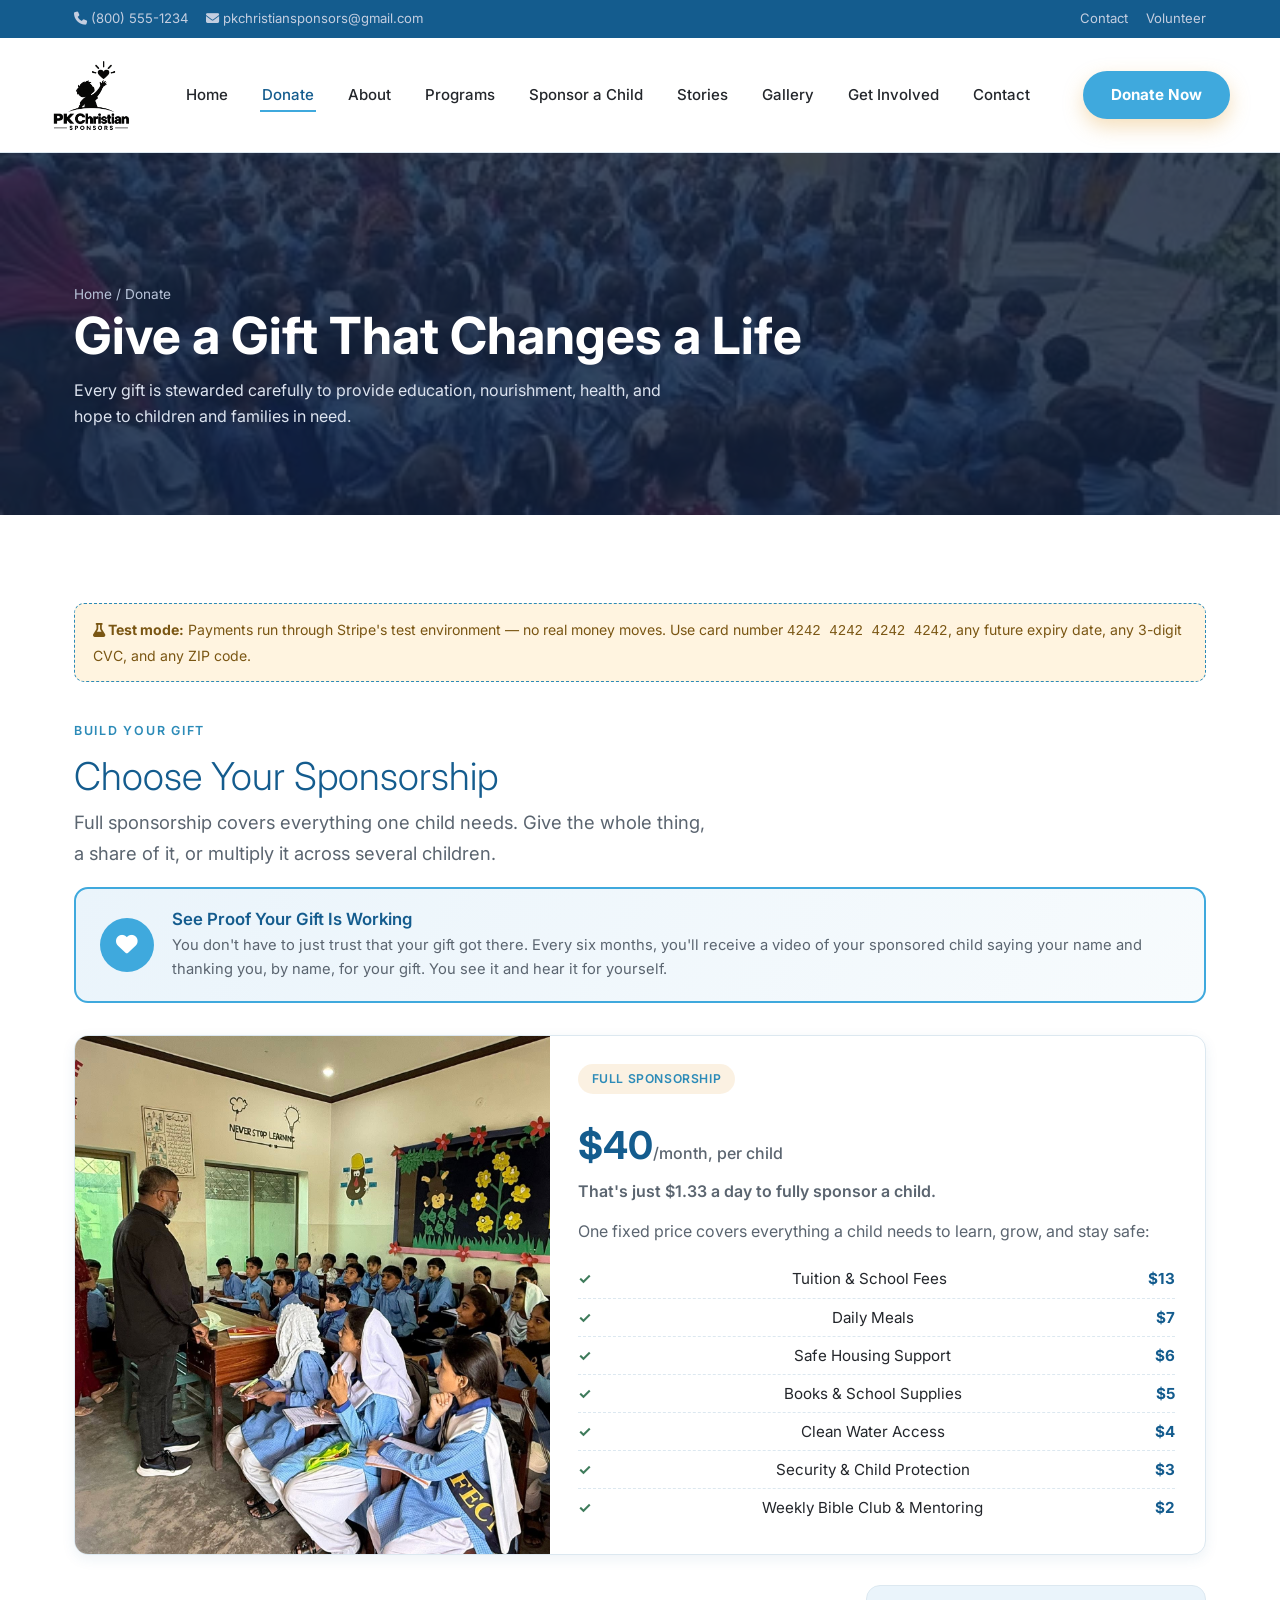
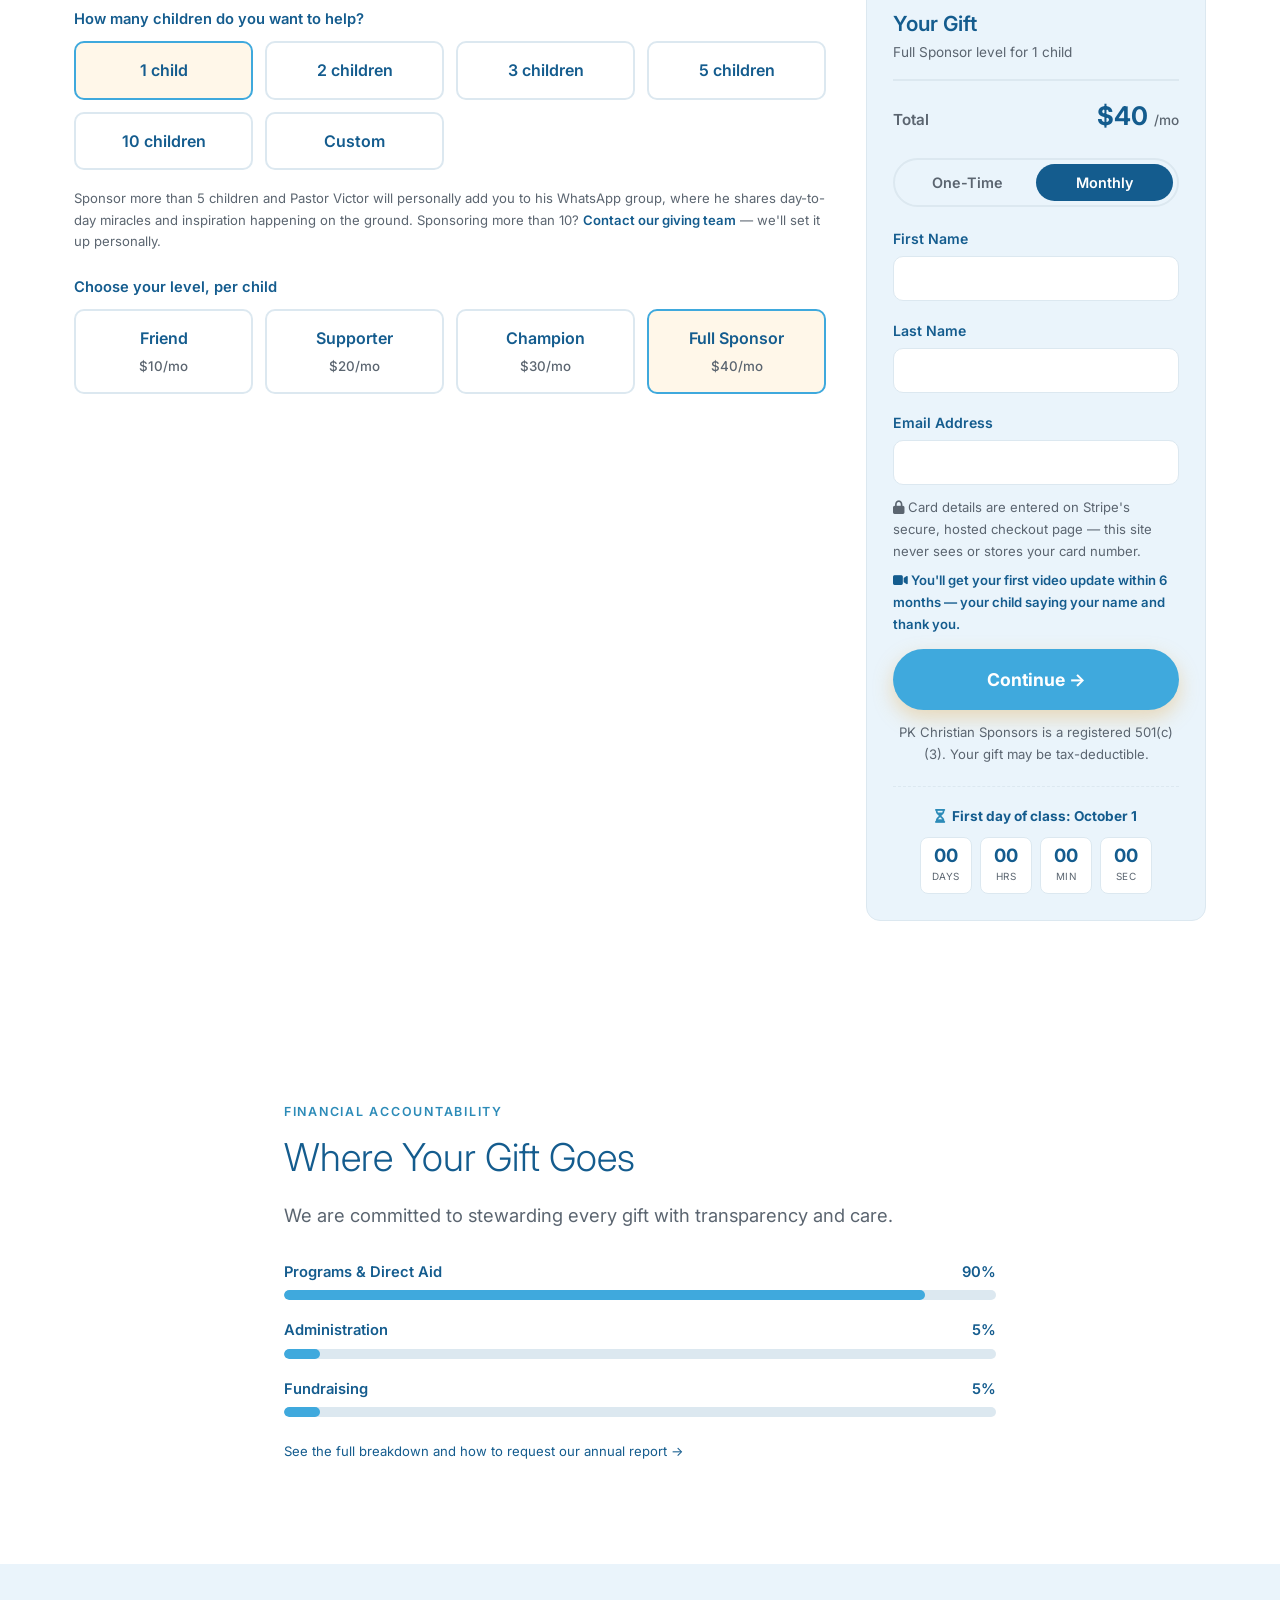
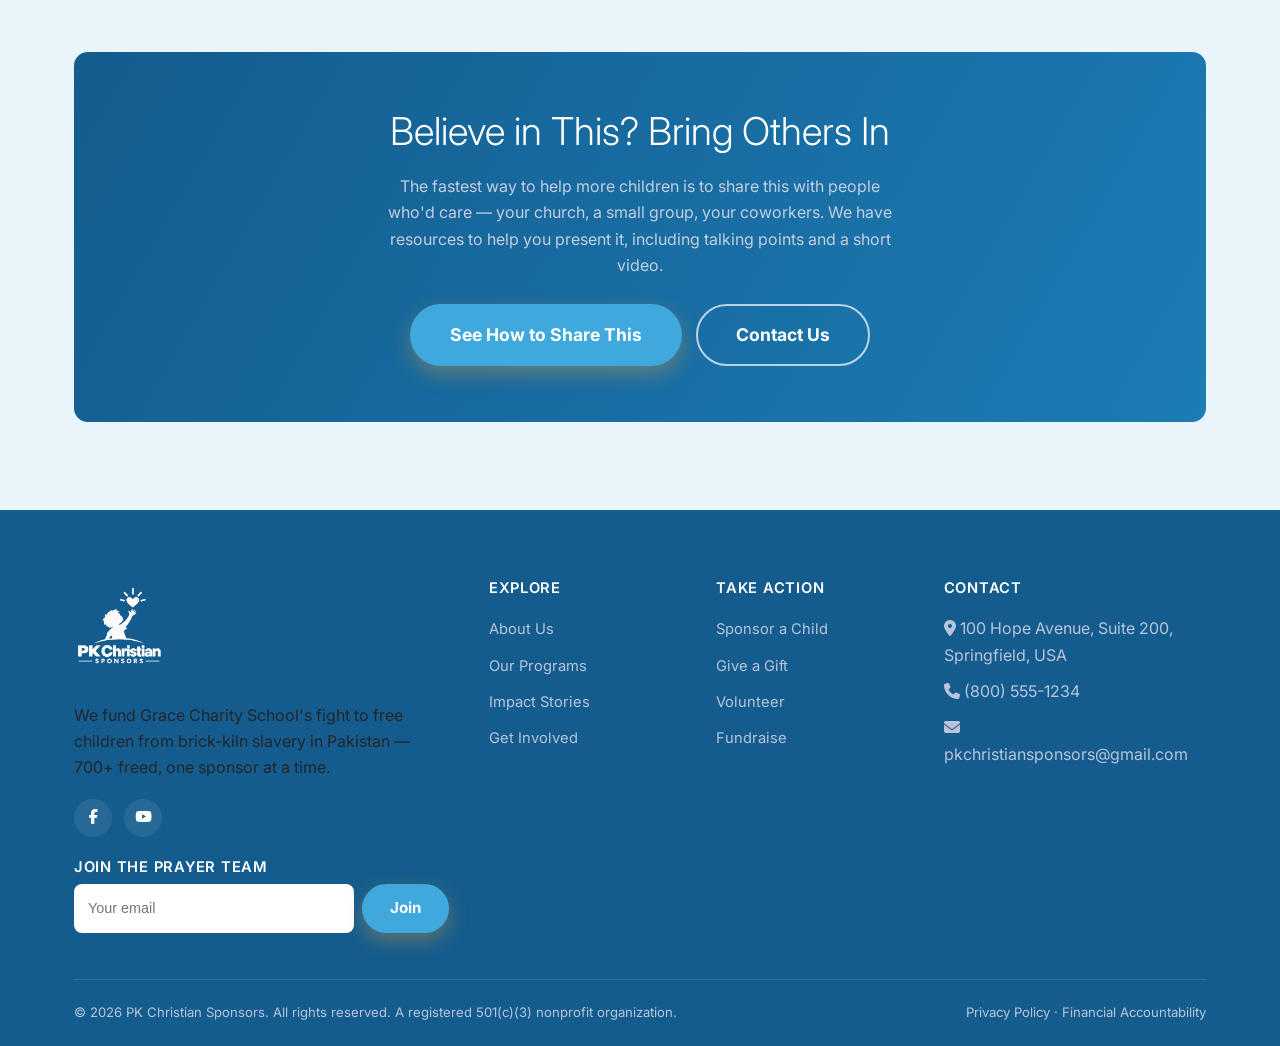
<file: add-repairs.html>
<!DOCTYPE html>
<html lang="en">
<head>
<meta charset="UTF-8">
<meta name="viewport" content="width=device-width, initial-scale=1.0">
<title>One More Thing | PK Christian Sponsors</title>
<meta name="robots" content="noindex">
<link rel="icon" href="data:image/svg+xml,<svg xmlns=%22http://www.w3.org/2000/svg%22 viewBox=%220 0 100 100%22><text y=%22.9em%22 font-size=%2290%22>✝️</text></svg>">
<link rel="preconnect" href="https://fonts.googleapis.com">
<link href="https://fonts.googleapis.com/css2?family=Inter:wght@300;400;500;600;700&display=swap" rel="stylesheet">
<link rel="stylesheet" href="https://cdnjs.cloudflare.com/ajax/libs/font-awesome/6.5.1/css/all.min.css">
<link rel="stylesheet" href="css/style.css">
<!-- Meta Pixel Code -->
<script>
!function(f,b,e,v,n,t,s)
{if(f.fbq)return;n=f.fbq=function(){n.callMethod?
n.callMethod.apply(n,arguments):n.queue.push(arguments)};
if(!f._fbq)f._fbq=n;n.push=n;n.loaded=!0;n.version='2.0';
n.queue=[];t=b.createElement(e);t.async=!0;
t.src=v;s=b.getElementsByTagName(e)[0];
s.parentNode.insertBefore(t,s)}(window, document,'script',
'https://connect.facebook.net/en_US/fbevents.js');
fbq('init', '28397138999896163');
fbq('track', 'PageView');
</script>
<!-- End Meta Pixel Code -->
</head>
<body>
<noscript><img height="1" width="1" style="display:none"
src="https://www.facebook.com/tr?id=28397138999896163&ev=PageView&noscript=1"
/></noscript>

<header class="site-header">
  <div class="container nav">
    <a href="index.html" class="brand">
      <img src="images/logo-black.png" alt="PK Christian Sponsors" class="brand-logo">
    </a>
  </div>
</header>

<section class="section" style="padding-top:56px;">
  <div class="container" style="max-width:700px;">

    <div class="sample-flag" id="checkoutError" hidden style="border-color:#C0392B;background:#FDECEA;color:#7A1F1F;"></div>

    <div class="order-summary" id="giftSummary">
      <h3><i class="fa-solid fa-heart"></i> Your Gift, Ready to Go</h3>
      <p class="order-summary-items" id="giftSummaryText"></p>
      <div class="order-summary-total-row">Total: <strong id="giftSummaryTotal"></strong></div>
    </div>

    <div class="repairs-card">
      <span class="eyebrow">Before You Go — One More Thing</span>
      <h2 style="margin-bottom:8px;">Help Us Reach $5,000 for School Repairs</h2>
      <p class="lede">Since you're already making a real difference, would you add a one-time gift toward this? An earthquake and severe flooding damaged the school building — that's the reason this fund exists. Every dollar goes toward getting the building safe again.</p>
      <div class="repairs-bar-track"><div class="repairs-bar-fill" id="repairsBarFill" style="width:47%;"></div></div>
      <div class="repairs-meta">
        <span id="repairsRaised">$2,340 raised</span>
        <span>Goal: $5,000</span>
      </div>
      <div class="amount-grid" id="repairsAmountGrid" style="margin-bottom:20px;">
        <div class="amount-option selected" data-repair-amount="25">$25</div>
        <div class="amount-option" data-repair-amount="50">$50</div>
        <div class="amount-option" data-repair-amount="100">$100</div>
        <div class="amount-option" data-repair-amount="250">$250</div>
      </div>
      <button type="button" class="btn btn--gold btn--block" id="addRepairsBtn">Add This &amp; Complete My Gift</button>
      <div class="text-center" style="margin-top:16px;">
        <a href="#" id="skipRepairsBtn" style="color:var(--muted);font-size:0.9rem;text-decoration:underline;">No thanks, just complete my gift</a>
      </div>
      <p class="form-note text-center" style="margin-top:14px;">Sample progress shown for design purposes — connect to your real, live total before launch. This add-on is a one-time gift, separate from your sponsorship above.</p>
    </div>

  </div>
</section>

<script src="js/main.js"></script>
<script>
(function () {
  var draftRaw = sessionStorage.getItem('pkDonationDraft');
  if (!draftRaw) {
    window.location.href = 'donate.html';
    return;
  }
  var draft = JSON.parse(draftRaw);

  var errorBox = document.getElementById('checkoutError');
  var summaryText = document.getElementById('giftSummaryText');
  var summaryTotal = document.getElementById('giftSummaryTotal');
  var addBtn = document.getElementById('addRepairsBtn');
  var skipBtn = document.getElementById('skipRepairsBtn');

  var unit = draft.frequency === 'monthly' ? '/mo' : ' one-time';
  summaryText.textContent = draft.itemsLabel;
  summaryTotal.textContent = '$' + draft.amount + unit;

  function getSelectedRepairAmount() {
    var sel = document.querySelector('#repairsAmountGrid .amount-option.selected');
    return sel ? parseFloat(sel.dataset.repairAmount) : 25;
  }

  function goToCheckout(addOnAmount) {
    errorBox.hidden = true;
    addBtn.disabled = true;
    skipBtn.style.pointerEvents = 'none';
    addBtn.textContent = 'Redirecting to secure checkout…';

    var payload = {
      amount: draft.amount,
      frequency: draft.frequency,
      email: draft.email,
      name: (draft.firstName + ' ' + draft.lastName).trim(),
      items: draft.itemsLabel + (addOnAmount ? ' + School Repairs Fund add-on' : '')
    };
    if (addOnAmount) {
      payload.addOnAmount = addOnAmount;
      payload.addOnLabel = 'School Repairs Fund (one-time)';
    }

    fetch('/api/create-checkout-session', {
      method: 'POST',
      headers: { 'Content-Type': 'application/json' },
      body: JSON.stringify(payload)
    })
      .then(function (res) { return res.json().then(function (data) { return { ok: res.ok, data: data }; }); })
      .then(function (result) {
        if (result.ok && result.data.url) {
          sessionStorage.removeItem('pkDonationDraft');
          window.location.href = result.data.url;
        } else {
          throw new Error((result.data && result.data.error) || 'Something went wrong. Please try again.');
        }
      })
      .catch(function (err) {
        errorBox.textContent = err.message || 'Something went wrong. Please try again.';
        errorBox.hidden = false;
        addBtn.disabled = false;
        skipBtn.style.pointerEvents = '';
        addBtn.textContent = 'Add This & Complete My Gift';
      });
  }

  addBtn.addEventListener('click', function () {
    goToCheckout(getSelectedRepairAmount());
  });

  skipBtn.addEventListener('click', function (e) {
    e.preventDefault();
    goToCheckout(0);
  });
})();
</script>
</body>
</html>
</file>
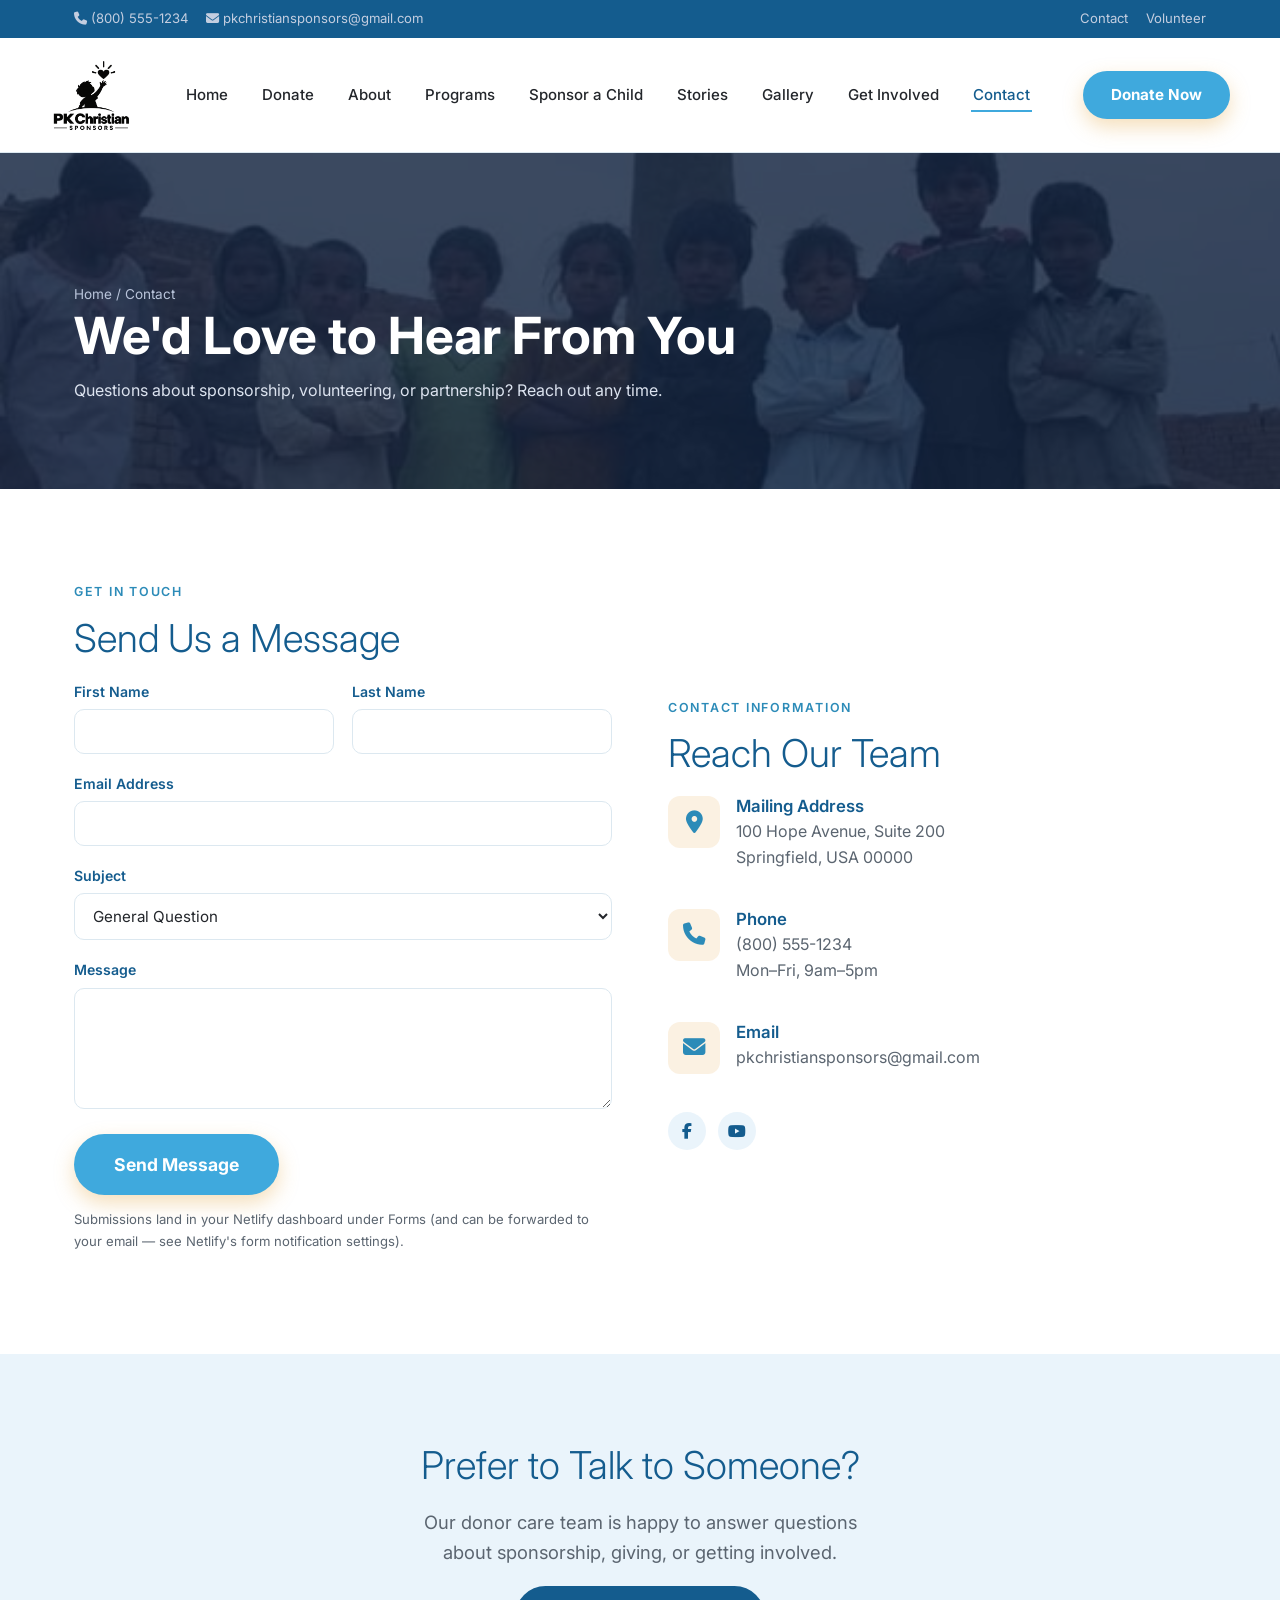
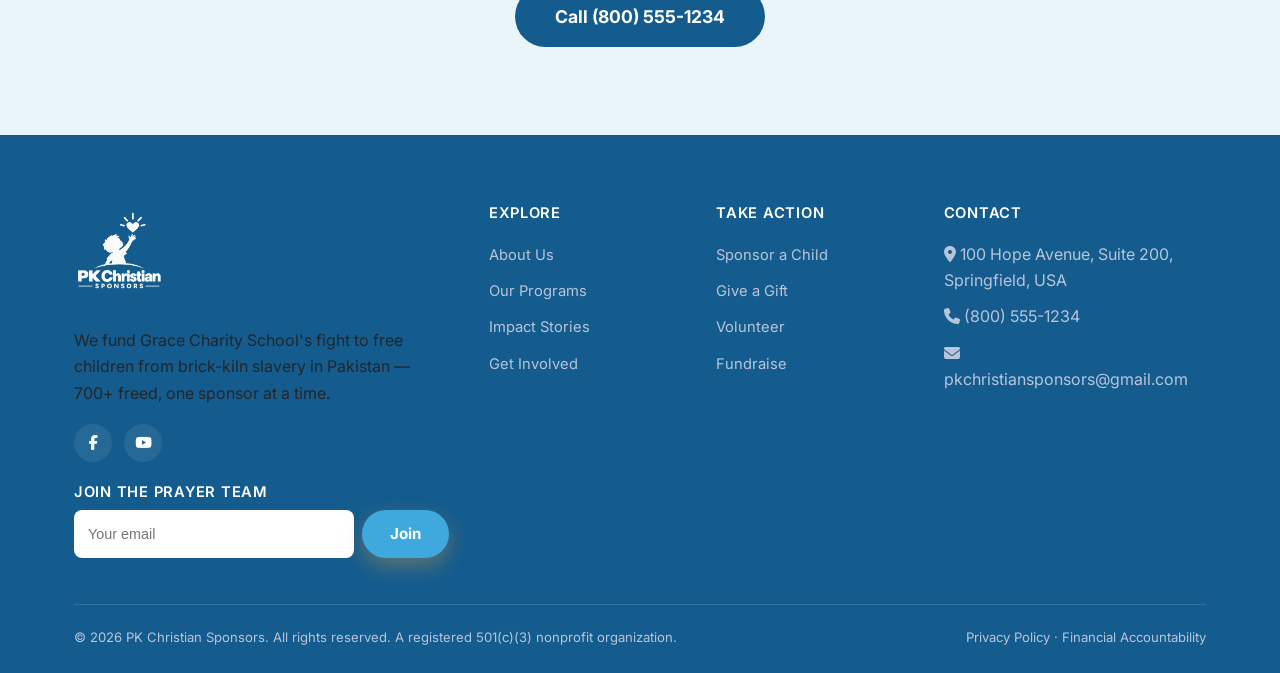
<file: contact.html>
<!DOCTYPE html>
<html lang="en">
<head>
<meta charset="UTF-8">
<meta name="viewport" content="width=device-width, initial-scale=1.0">
<title>Contact Us | PK Christian Sponsors</title>
<meta name="description" content="Get in touch with PK Christian Sponsors — ask a question, request prayer, or learn how to get involved.">
<link rel="icon" href="data:image/svg+xml,<svg xmlns=%22http://www.w3.org/2000/svg%22 viewBox=%220 0 100 100%22><text y=%22.9em%22 font-size=%2290%22>✝️</text></svg>">
<link rel="preconnect" href="https://fonts.googleapis.com">
<link href="https://fonts.googleapis.com/css2?family=Inter:wght@300;400;500;600;700&display=swap" rel="stylesheet">
<link rel="stylesheet" href="https://cdnjs.cloudflare.com/ajax/libs/font-awesome/6.5.1/css/all.min.css">
<link rel="stylesheet" href="css/style.css">
<!-- Meta Pixel Code -->
<script>
!function(f,b,e,v,n,t,s)
{if(f.fbq)return;n=f.fbq=function(){n.callMethod?
n.callMethod.apply(n,arguments):n.queue.push(arguments)};
if(!f._fbq)f._fbq=n;n.push=n;n.loaded=!0;n.version='2.0';
n.queue=[];t=b.createElement(e);t.async=!0;
t.src=v;s=b.getElementsByTagName(e)[0];
s.parentNode.insertBefore(t,s)}(window, document,'script',
'https://connect.facebook.net/en_US/fbevents.js');
fbq('init', '28397138999896163');
fbq('track', 'PageView');
</script>
<!-- End Meta Pixel Code -->
</head>
<body>
<noscript><img height="1" width="1" style="display:none"
src="https://www.facebook.com/tr?id=28397138999896163&ev=PageView&noscript=1"
/></noscript>

<div class="topbar">
  <div class="container">
    <div class="topbar-links">
      <a href="tel:+18005551234"><i class="fa-solid fa-phone"></i> (800) 555-1234</a>
      <a href="mailto:pkchristiansponsors@gmail.com"><i class="fa-solid fa-envelope"></i> pkchristiansponsors@gmail.com</a>
    </div>
    <div class="topbar-links">
      <a href="contact.html">Contact</a>
      <a href="get-involved.html">Volunteer</a>
    </div>
  </div>
</div>

<header class="site-header">
  <div class="container nav">
    <a href="index.html" class="brand">
      <img src="images/logo-black.png" alt="PK Christian Sponsors" class="brand-logo">
    </a>
    <nav>
      <ul class="nav-links">
        <li><a href="index.html">Home</a></li>
        <li><a href="donate.html">Donate</a></li>
        <li><a href="about.html">About</a></li>
        <li><a href="programs.html">Programs</a></li>
        <li><a href="sponsor.html">Sponsor a Child</a></li>
        <li><a href="stories.html">Stories</a></li>
        <li><a href="gallery.html">Gallery</a></li>
        <li><a href="get-involved.html">Get Involved</a></li>
        <li><a href="contact.html" class="active">Contact</a></li>
      </ul>
    </nav>
    <div class="nav-cta">
      <a href="donate.html" class="btn btn--gold btn--sm">Donate Now</a>
      <button class="nav-toggle" aria-label="Toggle menu"><span></span><span></span><span></span></button>
    </div>
  </div>
</header>

<section class="page-hero" style="background-image:url('images/gallery/753255105_10239234299468417_457981223818491812_n.jpg');">
  <div class="container">
    <div class="breadcrumb"><a href="index.html">Home</a> / Contact</div>
    <h1>We'd Love to Hear From You</h1>
    <p style="max-width:600px;color:#DCE3EF;">Questions about sponsorship, volunteering, or partnership? Reach out any time.</p>
  </div>
</section>

<section class="section">
  <div class="container split">
    <div>
      <span class="eyebrow">Get in Touch</span>
      <h2>Send Us a Message</h2>
      <form name="contact" method="POST" data-netlify="true" netlify-honeypot="bot-field" action="/thank-you.html">
        <input type="hidden" name="form-name" value="contact">
        <p class="hp-field"><label>Don't fill this out if you're human: <input name="bot-field"></label></p>
        <div class="form-row">
          <div class="form-field">
            <label for="cFirst">First Name</label>
            <input type="text" id="cFirst" name="first-name" required>
          </div>
          <div class="form-field">
            <label for="cLast">Last Name</label>
            <input type="text" id="cLast" name="last-name" required>
          </div>
        </div>
        <div class="form-field">
          <label for="cEmail">Email Address</label>
          <input type="email" id="cEmail" name="email" required>
        </div>
        <div class="form-field">
          <label for="cSubject">Subject</label>
          <select id="cSubject" name="subject">
            <option>General Question</option>
            <option>Sponsorship</option>
            <option>Volunteering</option>
            <option>Church Partnership</option>
            <option>Media / Press</option>
          </select>
        </div>
        <div class="form-field">
          <label for="cMessage">Message</label>
          <textarea id="cMessage" name="message" rows="5" required></textarea>
        </div>
        <button type="submit" class="btn btn--gold">Send Message</button>
        <p class="form-note" style="margin-top:14px;">Submissions land in your Netlify dashboard under Forms (and can be forwarded to your email — see Netlify's form notification settings).</p>
      </form>
    </div>
    <div>
      <span class="eyebrow">Contact Information</span>
      <h2>Reach Our Team</h2>
      <div style="display:flex;gap:16px;margin-bottom:22px;">
        <div class="icon-badge"><i class="fa-solid fa-location-dot"></i></div>
        <div>
          <h3 style="font-size:1.05rem;margin-bottom:2px;">Mailing Address</h3>
          <p style="color:var(--muted);">100 Hope Avenue, Suite 200<br>Springfield, USA 00000</p>
        </div>
      </div>
      <div style="display:flex;gap:16px;margin-bottom:22px;">
        <div class="icon-badge"><i class="fa-solid fa-phone"></i></div>
        <div>
          <h3 style="font-size:1.05rem;margin-bottom:2px;">Phone</h3>
          <p style="color:var(--muted);">(800) 555-1234<br>Mon–Fri, 9am–5pm</p>
        </div>
      </div>
      <div style="display:flex;gap:16px;margin-bottom:22px;">
        <div class="icon-badge"><i class="fa-solid fa-envelope"></i></div>
        <div>
          <h3 style="font-size:1.05rem;margin-bottom:2px;">Email</h3>
          <p style="color:var(--muted);">pkchristiansponsors@gmail.com</p>
        </div>
      </div>
      <div class="social-row" style="margin-top:10px;">
        <a href="#" style="background:var(--cream);color:var(--navy);" aria-label="Facebook"><i class="fa-brands fa-facebook-f"></i></a>
        <a href="#" style="background:var(--cream);color:var(--navy);" aria-label="YouTube"><i class="fa-brands fa-youtube"></i></a>
      </div>
    </div>
  </div>
</section>

<section class="section section--cream">
  <div class="container text-center" style="max-width:520px;">
    <h2>Prefer to Talk to Someone?</h2>
    <p class="lede text-center">Our donor care team is happy to answer questions about sponsorship, giving, or getting involved.</p>
    <a href="tel:+18005551234" class="btn btn--navy">Call (800) 555-1234</a>
  </div>
</section>

<footer class="site-footer">
  <div class="container">
    <div class="footer-grid">
      <div>
        <div class="footer-brand">
          <img src="images/logo-white.png" alt="PK Christian Sponsors" class="footer-logo">
        </div>
        <p>We fund Grace Charity School's fight to free children from brick-kiln slavery in Pakistan — 700+ freed, one sponsor at a time.</p>
        <div class="social-row">
          <a href="#" aria-label="Facebook"><i class="fa-brands fa-facebook-f"></i></a>
          <a href="#" aria-label="YouTube"><i class="fa-brands fa-youtube"></i></a>
        </div>
        <div class="footer-prayer" style="margin-top:22px;">
          <h4 style="margin-bottom:8px;">Join the Prayer Team</h4>
          <form name="prayer-team" method="POST" data-netlify="true" netlify-honeypot="bot-field" action="/thank-you.html" style="display:flex;gap:8px;flex-wrap:wrap;">
            <input type="hidden" name="form-name" value="prayer-team">
            <p class="hp-field"><label>Don't fill this out if you're human: <input name="bot-field"></label></p>
            <input type="email" name="email" placeholder="Your email" required style="flex:1;min-width:160px;padding:10px 14px;border-radius:8px;border:none;font-size:0.9rem;">
            <button type="submit" class="btn btn--gold btn--sm" style="flex-shrink:0;white-space:nowrap;">Join</button>
          </form>
        </div>
      </div>
      <div>
        <h4>Explore</h4>
        <ul>
          <li><a href="about.html">About Us</a></li>
          <li><a href="programs.html">Our Programs</a></li>
          <li><a href="stories.html">Impact Stories</a></li>
          <li><a href="get-involved.html">Get Involved</a></li>
        </ul>
      </div>
      <div>
        <h4>Take Action</h4>
        <ul>
          <li><a href="sponsor.html">Sponsor a Child</a></li>
          <li><a href="donate.html">Give a Gift</a></li>
          <li><a href="get-involved.html#volunteer">Volunteer</a></li>
          <li><a href="get-involved.html#fundraise">Fundraise</a></li>
        </ul>
      </div>
      <div>
        <h4>Contact</h4>
        <ul>
          <li><i class="fa-solid fa-location-dot"></i> 100 Hope Avenue, Suite 200, Springfield, USA</li>
          <li><i class="fa-solid fa-phone"></i> (800) 555-1234</li>
          <li><i class="fa-solid fa-envelope"></i> pkchristiansponsors@gmail.com</li>
        </ul>
      </div>
    </div>
    <div class="footer-bottom">
      <span>© 2026 PK Christian Sponsors. All rights reserved. A registered 501(c)(3) nonprofit organization.</span>
      <span><a href="privacy.html">Privacy Policy</a> · <a href="financial-accountability.html">Financial Accountability</a></span>
    </div>
  </div>
</footer>

<script src="js/main.js"></script>
</body>
</html>
</file>
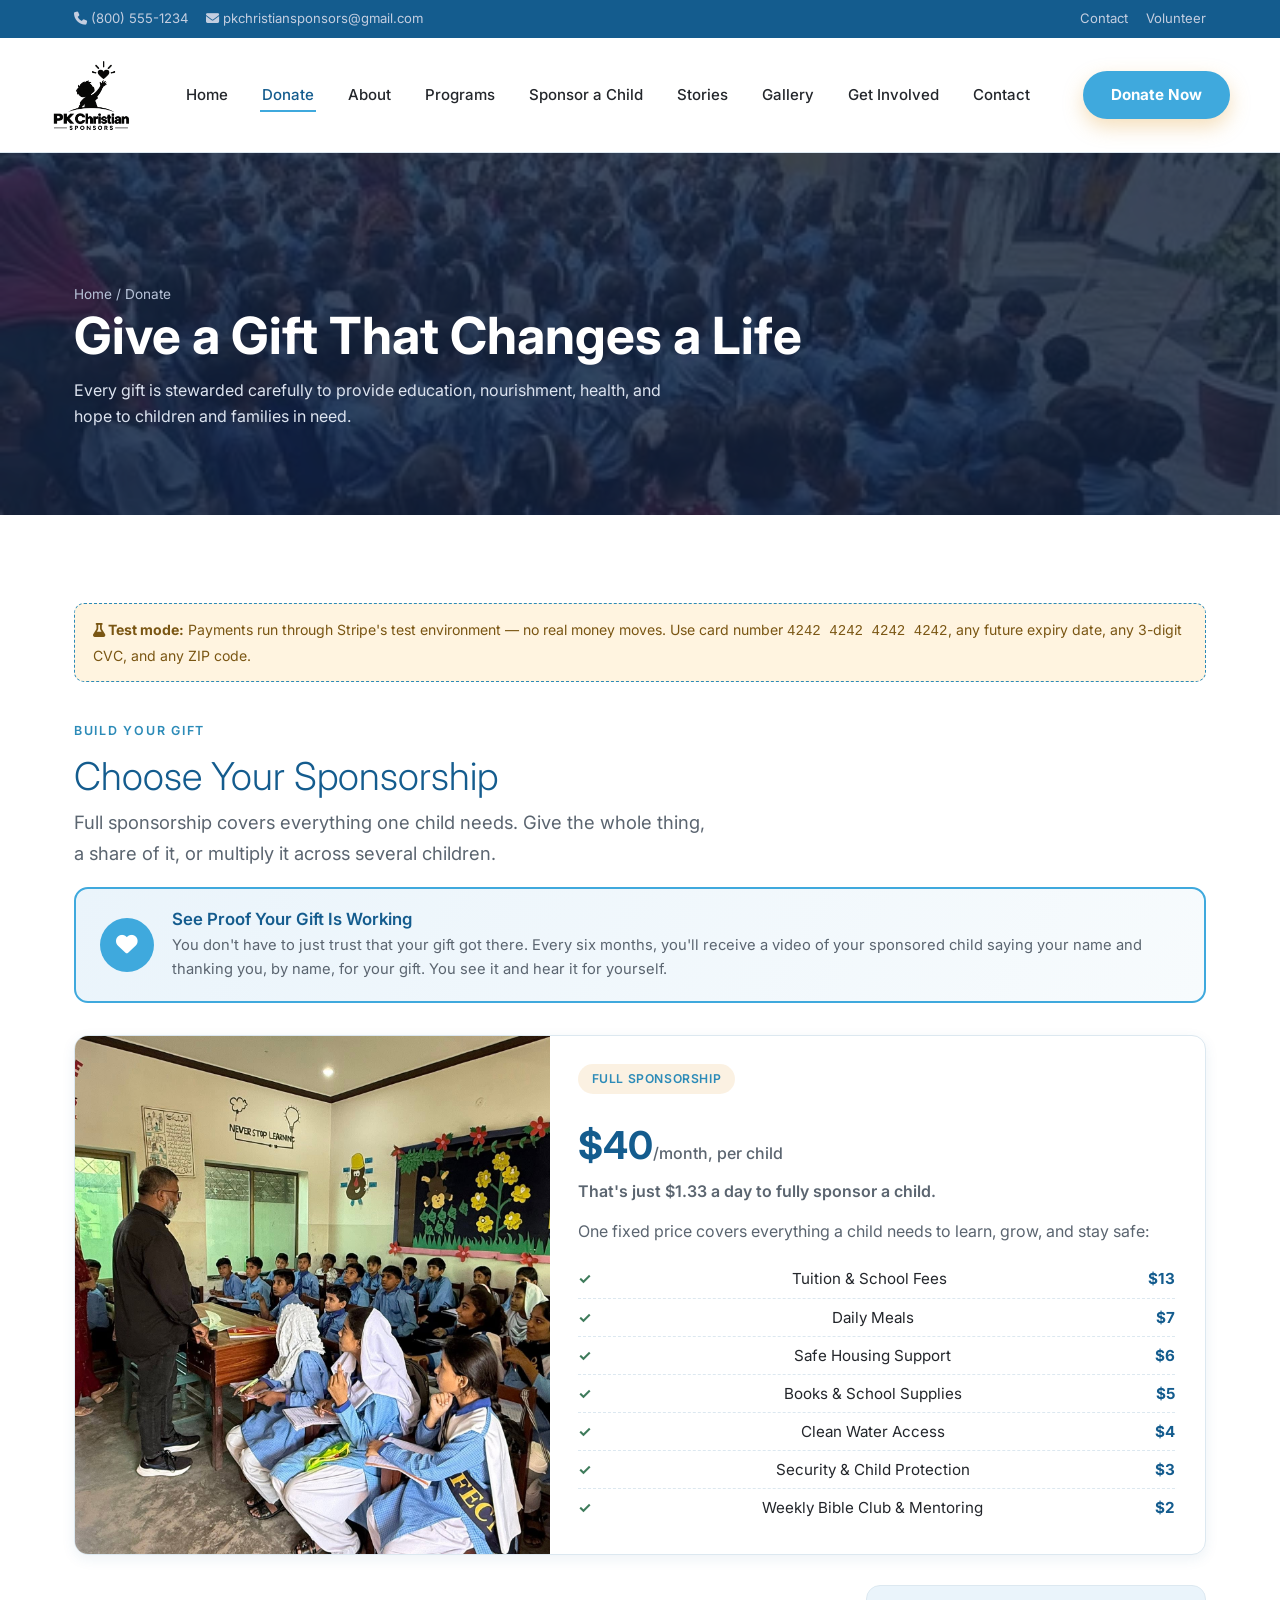
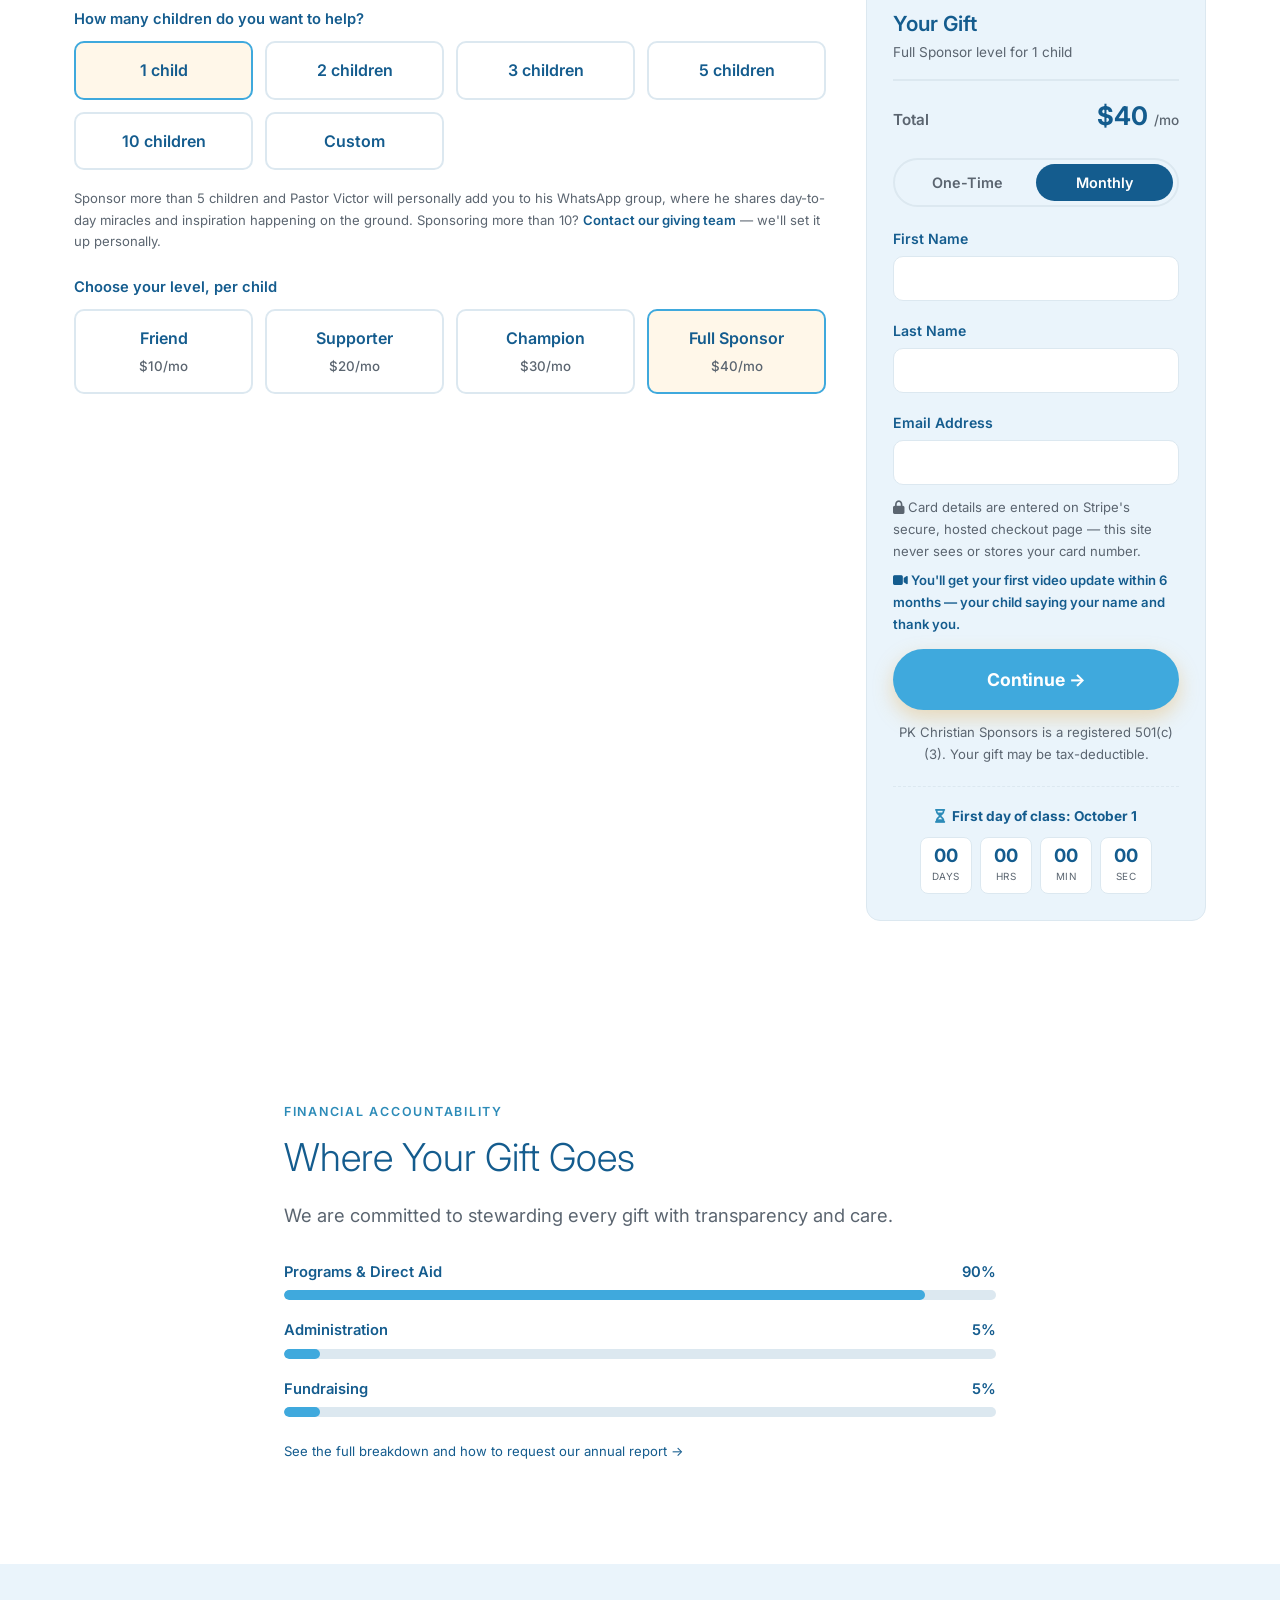
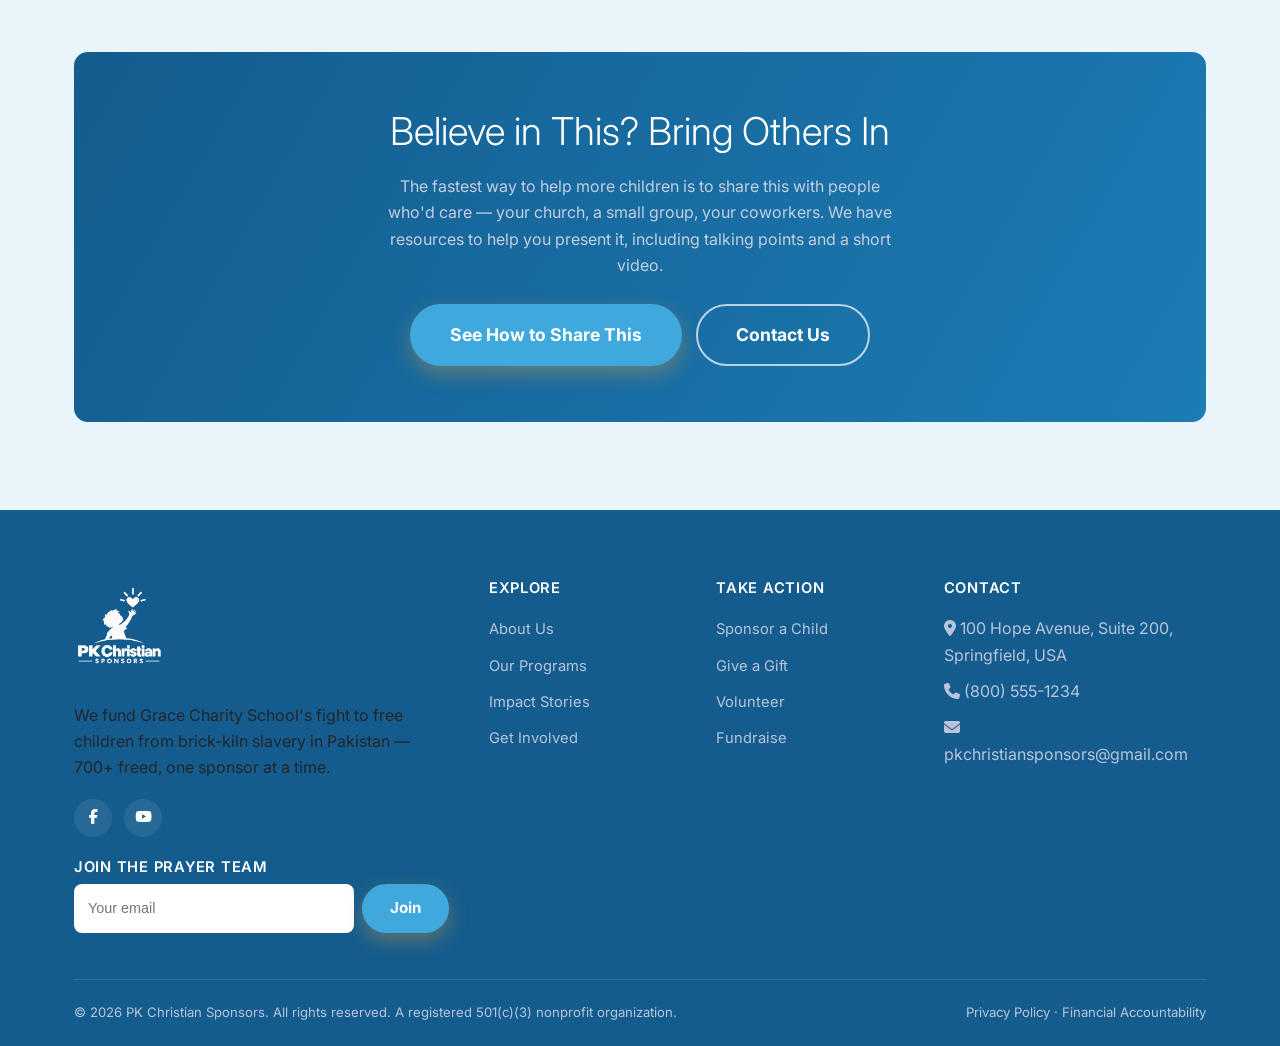
<file: donate.html>
<!DOCTYPE html>
<html lang="en">
<head>
<meta charset="UTF-8">
<meta name="viewport" content="width=device-width, initial-scale=1.0">
<title>Donate | PK Christian Sponsors</title>
<meta name="description" content="Give a one-time or monthly gift to PK Christian Sponsors and help provide education, nourishment, and hope to children in need.">
<link rel="icon" href="data:image/svg+xml,<svg xmlns=%22http://www.w3.org/2000/svg%22 viewBox=%220 0 100 100%22><text y=%22.9em%22 font-size=%2290%22>✝️</text></svg>">
<link rel="preconnect" href="https://fonts.googleapis.com">
<link href="https://fonts.googleapis.com/css2?family=Inter:wght@300;400;500;600;700&display=swap" rel="stylesheet">
<link rel="stylesheet" href="https://cdnjs.cloudflare.com/ajax/libs/font-awesome/6.5.1/css/all.min.css">
<link rel="stylesheet" href="css/style.css">
<!-- Meta Pixel Code -->
<script>
!function(f,b,e,v,n,t,s)
{if(f.fbq)return;n=f.fbq=function(){n.callMethod?
n.callMethod.apply(n,arguments):n.queue.push(arguments)};
if(!f._fbq)f._fbq=n;n.push=n;n.loaded=!0;n.version='2.0';
n.queue=[];t=b.createElement(e);t.async=!0;
t.src=v;s=b.getElementsByTagName(e)[0];
s.parentNode.insertBefore(t,s)}(window, document,'script',
'https://connect.facebook.net/en_US/fbevents.js');
fbq('init', '28397138999896163');
fbq('track', 'PageView');
</script>
<!-- End Meta Pixel Code -->
</head>
<body>
<noscript><img height="1" width="1" style="display:none"
src="https://www.facebook.com/tr?id=28397138999896163&ev=PageView&noscript=1"
/></noscript>

<div class="topbar">
  <div class="container">
    <div class="topbar-links">
      <a href="tel:+18005551234"><i class="fa-solid fa-phone"></i> (800) 555-1234</a>
      <a href="mailto:pkchristiansponsors@gmail.com"><i class="fa-solid fa-envelope"></i> pkchristiansponsors@gmail.com</a>
    </div>
    <div class="topbar-links">
      <a href="contact.html">Contact</a>
      <a href="get-involved.html">Volunteer</a>
    </div>
  </div>
</div>

<header class="site-header">
  <div class="container nav">
    <a href="index.html" class="brand">
      <img src="images/logo-black.png" alt="PK Christian Sponsors" class="brand-logo">
    </a>
    <nav>
      <ul class="nav-links">
        <li><a href="index.html">Home</a></li>
        <li><a href="donate.html" class="active">Donate</a></li>
        <li><a href="about.html">About</a></li>
        <li><a href="programs.html">Programs</a></li>
        <li><a href="sponsor.html">Sponsor a Child</a></li>
        <li><a href="stories.html">Stories</a></li>
        <li><a href="gallery.html">Gallery</a></li>
        <li><a href="get-involved.html">Get Involved</a></li>
        <li><a href="contact.html">Contact</a></li>
      </ul>
    </nav>
    <div class="nav-cta">
      <a href="donate.html" class="btn btn--gold btn--sm">Donate Now</a>
      <button class="nav-toggle" aria-label="Toggle menu"><span></span><span></span><span></span></button>
    </div>
  </div>
</header>

<section class="page-hero" style="background-image:url('images/gallery/758964605_10239314695318263_1494585181534143848_n.jpg');">
  <div class="container">
    <div class="breadcrumb"><a href="index.html">Home</a> / Donate</div>
    <h1>Give a Gift That Changes a Life</h1>
    <p style="max-width:600px;color:#DCE3EF;">Every gift is stewarded carefully to provide education, nourishment, health, and hope to children and families in need.</p>
  </div>
</section>

<section class="section" id="builder">
  <div class="container">
    <div class="sample-flag" id="testModeFlag">
      <strong><i class="fa-solid fa-flask"></i> Test mode:</strong>
      Payments run through Stripe's test environment — no real money moves. Use card number <code>4242 4242 4242 4242</code>, any future expiry date, any 3-digit CVC, and any ZIP code.
    </div>
    <div class="sample-flag" id="checkoutError" hidden style="border-color:#C0392B;background:#FDECEA;color:#7A1F1F;"></div>

    <span class="eyebrow">Build Your Gift</span>
    <h2 style="margin-bottom:8px;">Choose Your Sponsorship</h2>
    <p class="lede">Full sponsorship covers everything one child needs. Give the whole thing, a share of it, or multiply it across several children.</p>

    <div class="value-callout">
      <div class="value-icon"><i class="fa-solid fa-heart"></i></div>
      <div>
        <h3>See Proof Your Gift Is Working</h3>
        <p>You don't have to just trust that your gift got there. Every six months, you'll receive a video of your sponsored child saying your name and thanking you, by name, for your gift. You see it and hear it for yourself.</p>
      </div>
    </div>

    <div class="sponsorship-card">
      <div class="sponsorship-media">
        <img src="images/gallery/690743312_10238207178231028_1238630617117092862_n.jpg" alt="A child at Grace Charity School">
      </div>
      <div class="sponsorship-body">
        <span class="tag-pill">Full Sponsorship</span>
        <div class="price">$40<span>/month, per child</span></div>
        <p style="color:var(--muted);margin:-4px 0 14px;font-weight:600;">That's just $1.33 a day to fully sponsor a child.</p>
        <p style="color:var(--muted);margin-bottom:0;">One fixed price covers everything a child needs to learn, grow, and stay safe:</p>
        <ul class="check-list check-list--priced">
          <li><span>Tuition &amp; School Fees</span><span class="check-price">$13</span></li>
          <li><span>Daily Meals</span><span class="check-price">$7</span></li>
          <li><span>Safe Housing Support</span><span class="check-price">$6</span></li>
          <li><span>Books &amp; School Supplies</span><span class="check-price">$5</span></li>
          <li><span>Clean Water Access</span><span class="check-price">$4</span></li>
          <li><span>Security &amp; Child Protection</span><span class="check-price">$3</span></li>
          <li><span>Weekly Bible Club &amp; Mentoring</span><span class="check-price">$2</span></li>
        </ul>
      </div>
    </div>

    <div class="builder-layout">
      <div>
        <div class="select-label">How many children do you want to help?</div>
        <div class="amount-grid" id="qtyOptions">
          <div class="amount-option selected" data-qty="1">1 child</div>
          <div class="amount-option" data-qty="2">2 children</div>
          <div class="amount-option" data-qty="3">3 children</div>
          <div class="amount-option" data-qty="5">5 children</div>
          <div class="amount-option" data-qty="10">10 children</div>
          <div class="amount-option" data-qty="custom">Custom</div>
        </div>
        <input type="number" id="customQty" min="1" max="500" placeholder="Enter number of children" style="display:none;margin:12px 0;padding:12px 14px;border-radius:8px;border:1px solid var(--border);width:100%;max-width:240px;font-size:1rem;">
        <p class="form-note" style="margin-top:-4px;">Sponsor more than 5 children and Pastor Victor will personally add you to his WhatsApp group, where he shares day-to-day miracles and inspiration happening on the ground. Sponsoring more than 10? <a href="contact.html" style="font-weight:600;">Contact our giving team</a> — we'll set it up personally.</p>

        <div class="select-label">Choose your level, per child</div>
        <div class="amount-grid" id="percentOptions">
          <div class="amount-option" data-pct="25">Friend<br><small style="font-weight:500;color:var(--muted);">$10/mo</small></div>
          <div class="amount-option" data-pct="50">Supporter<br><small style="font-weight:500;color:var(--muted);">$20/mo</small></div>
          <div class="amount-option" data-pct="75">Champion<br><small style="font-weight:500;color:var(--muted);">$30/mo</small></div>
          <div class="amount-option selected" data-pct="100">Full Sponsor<br><small style="font-weight:500;color:var(--muted);">$40/mo</small></div>
        </div>
      </div>

      <aside class="cart-summary">
        <h3>Your Gift</h3>
        <div class="cart-sub" id="cartSub">100% of 1 child's sponsorship</div>

        <div class="cart-total-row">
          <span class="cart-total-label">Total</span>
          <span id="grandTotal">$40</span>
          <span class="cart-total-unit" id="cartTotalUnit">/mo</span>
        </div>

        <div class="toggle-group" style="width:100%;margin-bottom:20px;">
          <button type="button" class="freq-btn" data-freq="one-time" style="flex:1;">One-Time</button>
          <button type="button" class="freq-btn active" data-freq="monthly" style="flex:1;">Monthly</button>
        </div>

        <form id="donateForm">
          <div class="form-field">
            <label for="firstName">First Name</label>
            <input type="text" id="firstName" required>
          </div>
          <div class="form-field">
            <label for="lastName">Last Name</label>
            <input type="text" id="lastName" required>
          </div>
          <div class="form-field">
            <label for="donorEmail">Email Address</label>
            <input type="email" id="donorEmail" required>
          </div>
          <p class="form-note" style="margin:-6px 0 14px;"><i class="fa-solid fa-lock"></i> Card details are entered on Stripe's secure, hosted checkout page — this site never sees or stores your card number.</p>
          <p class="form-note" style="margin:-6px 0 14px;color:var(--navy);font-weight:600;"><i class="fa-solid fa-video"></i> You'll get your first video update within 6 months — your child saying your name and thank you.</p>
          <button type="submit" class="btn btn--gold btn--block" id="donateSubmitBtn">Complete My Gift</button>
          <p class="form-note text-center" style="margin-top:12px;">PK Christian Sponsors is a registered 501(c)(3). Your gift may be tax-deductible.</p>
        </form>

        <div class="countdown-inline">
          <p class="countdown-inline-label"><i class="fa-solid fa-hourglass-half"></i> First day of class: October 1</p>
          <div class="countdown-timer" id="schoolCountdown">
            <div class="countdown-unit"><span class="countdown-num" id="cdDays">00</span><span class="countdown-label">Days</span></div>
            <div class="countdown-unit"><span class="countdown-num" id="cdHours">00</span><span class="countdown-label">Hrs</span></div>
            <div class="countdown-unit"><span class="countdown-num" id="cdMins">00</span><span class="countdown-label">Min</span></div>
            <div class="countdown-unit"><span class="countdown-num" id="cdSecs">00</span><span class="countdown-label">Sec</span></div>
          </div>
        </div>
      </aside>
    </div>
  </div>
</section>

<div id="mobileCartBar">
  <div class="mobile-total">
    <strong id="mobileCartTotal">$40</strong>
    <small>Your gift</small>
  </div>
  <button type="button" class="btn btn--gold btn--sm" onclick="document.getElementById('donateForm').scrollIntoView({behavior:'smooth'});">Give Now →</button>
</div>

<section class="section">
  <div class="container" style="max-width:760px;">
    <span class="eyebrow">Financial Accountability</span>
    <h2>Where Your Gift Goes</h2>
    <p class="lede">We are committed to stewarding every gift with transparency and care.</p>
    <div class="allocation">
      <div class="allocation-row">
        <div class="row-label"><span>Programs &amp; Direct Aid</span><span>90%</span></div>
        <div class="bar-track"><div class="bar-fill" style="width:90%;"></div></div>
      </div>
      <div class="allocation-row">
        <div class="row-label"><span>Administration</span><span>5%</span></div>
        <div class="bar-track"><div class="bar-fill" style="width:5%;"></div></div>
      </div>
      <div class="allocation-row">
        <div class="row-label"><span>Fundraising</span><span>5%</span></div>
        <div class="bar-track"><div class="bar-fill" style="width:5%;"></div></div>
      </div>
    </div>
    <p class="form-note"><a href="financial-accountability.html">See the full breakdown and how to request our annual report →</a></p>
  </div>
</section>

<section class="section section--cream">
  <div class="container">
    <div class="cta-banner" style="background:linear-gradient(120deg,#145C8E,#1C7CB5);">
      <h2>Believe in This? Bring Others In</h2>
      <p style="max-width:520px;margin:0 auto 26px;">The fastest way to help more children is to share this with people who'd care — your church, a small group, your coworkers. We have resources to help you present it, including talking points and a short video.</p>
      <div class="btn-row" style="justify-content:center;">
        <a href="get-involved.html#church" class="btn btn--gold">See How to Share This</a>
        <a href="contact.html" class="btn btn--outline">Contact Us</a>
      </div>
    </div>
  </div>
</section>

<footer class="site-footer">
  <div class="container">
    <div class="footer-grid">
      <div>
        <div class="footer-brand">
          <img src="images/logo-white.png" alt="PK Christian Sponsors" class="footer-logo">
        </div>
        <p>We fund Grace Charity School's fight to free children from brick-kiln slavery in Pakistan — 700+ freed, one sponsor at a time.</p>
        <div class="social-row">
          <a href="#" aria-label="Facebook"><i class="fa-brands fa-facebook-f"></i></a>
          <a href="#" aria-label="YouTube"><i class="fa-brands fa-youtube"></i></a>
        </div>
        <div class="footer-prayer" style="margin-top:22px;">
          <h4 style="margin-bottom:8px;">Join the Prayer Team</h4>
          <form name="prayer-team" method="POST" data-netlify="true" netlify-honeypot="bot-field" action="/thank-you.html" style="display:flex;gap:8px;flex-wrap:wrap;">
            <input type="hidden" name="form-name" value="prayer-team">
            <p class="hp-field"><label>Don't fill this out if you're human: <input name="bot-field"></label></p>
            <input type="email" name="email" placeholder="Your email" required style="flex:1;min-width:160px;padding:10px 14px;border-radius:8px;border:none;font-size:0.9rem;">
            <button type="submit" class="btn btn--gold btn--sm" style="flex-shrink:0;white-space:nowrap;">Join</button>
          </form>
        </div>
      </div>
      <div>
        <h4>Explore</h4>
        <ul>
          <li><a href="about.html">About Us</a></li>
          <li><a href="programs.html">Our Programs</a></li>
          <li><a href="stories.html">Impact Stories</a></li>
          <li><a href="get-involved.html">Get Involved</a></li>
        </ul>
      </div>
      <div>
        <h4>Take Action</h4>
        <ul>
          <li><a href="sponsor.html">Sponsor a Child</a></li>
          <li><a href="donate.html">Give a Gift</a></li>
          <li><a href="get-involved.html#volunteer">Volunteer</a></li>
          <li><a href="get-involved.html#fundraise">Fundraise</a></li>
        </ul>
      </div>
      <div>
        <h4>Contact</h4>
        <ul>
          <li><i class="fa-solid fa-location-dot"></i> 100 Hope Avenue, Suite 200, Springfield, USA</li>
          <li><i class="fa-solid fa-phone"></i> (800) 555-1234</li>
          <li><i class="fa-solid fa-envelope"></i> pkchristiansponsors@gmail.com</li>
        </ul>
      </div>
    </div>
    <div class="footer-bottom">
      <span>© 2026 PK Christian Sponsors. All rights reserved. A registered 501(c)(3) nonprofit organization.</span>
      <span><a href="privacy.html">Privacy Policy</a> · <a href="financial-accountability.html">Financial Accountability</a></span>
    </div>
  </div>
</footer>

<script src="js/main.js"></script>
<script>
(function () {
  var target = new Date('2026-10-01T00:00:00');
  var elD = document.getElementById('cdDays');
  var elH = document.getElementById('cdHours');
  var elM = document.getElementById('cdMins');
  var elS = document.getElementById('cdSecs');
  if (!elD) return;

  function pad(n) { return String(n).padStart(2, '0'); }

  function tick() {
    var diff = target - new Date();
    if (diff <= 0) {
      elD.textContent = elH.textContent = elM.textContent = elS.textContent = '00';
      return;
    }
    elD.textContent = pad(Math.floor(diff / 86400000));
    elH.textContent = pad(Math.floor((diff % 86400000) / 3600000));
    elM.textContent = pad(Math.floor((diff % 3600000) / 60000));
    elS.textContent = pad(Math.floor((diff % 60000) / 1000));
  }

  tick();
  setInterval(tick, 1000);
})();
</script>
<script>
(function () {
  var form = document.getElementById('donateForm');
  if (!form) return;

  var BASE = 40; // full sponsorship, per child, per month
  var submitBtn = document.getElementById('donateSubmitBtn');
  var errorBox = document.getElementById('checkoutError');
  var grandTotal = document.getElementById('grandTotal');
  var cartTotalUnit = document.getElementById('cartTotalUnit');
  var cartSub = document.getElementById('cartSub');
  var mobileTotal = document.getElementById('mobileCartTotal');
  var freqBtns = Array.prototype.slice.call(document.querySelectorAll('.freq-btn'));
  var pctOptions = Array.prototype.slice.call(document.querySelectorAll('#percentOptions .amount-option'));
  var qtyOptions = Array.prototype.slice.call(document.querySelectorAll('#qtyOptions .amount-option'));

  var pct = 100;
  var qty = 1;
  var frequency = 'monthly';
  var tierNames = { 25: 'Friend', 50: 'Supporter', 75: 'Champion', 100: 'Full Sponsor' };

  function getTotal() { return Math.round(BASE * (pct / 100) * qty); }

  function render() {
    var total = getTotal();
    grandTotal.textContent = '$' + total;
    cartTotalUnit.textContent = frequency === 'monthly' ? '/mo' : 'one-time';
    if (mobileTotal) mobileTotal.textContent = '$' + total;
    cartSub.textContent = tierNames[pct] + ' level for ' + qty + (qty === 1 ? ' child' : ' children');

    // Be honest about what happens next: only call it "done" when this
    // button really is the last step before Stripe's payment page.
    if ((pct * qty) > 25) {
      submitBtn.textContent = 'Continue →';
    } else {
      submitBtn.textContent = 'Complete My Gift';
    }
  }

  pctOptions.forEach(function (btn) {
    btn.addEventListener('click', function () { pct = parseInt(btn.dataset.pct, 10); render(); });
  });
  var customQtyInput = document.getElementById('customQty');
  qtyOptions.forEach(function (btn) {
    btn.addEventListener('click', function () {
      if (btn.dataset.qty === 'custom') {
        customQtyInput.style.display = 'block';
        customQtyInput.focus();
        qty = parseInt(customQtyInput.value, 10) || 1;
      } else {
        customQtyInput.style.display = 'none';
        qty = parseInt(btn.dataset.qty, 10);
      }
      render();
    });
  });
  customQtyInput.addEventListener('input', function () {
    var val = parseInt(customQtyInput.value, 10);
    qty = (val && val > 0) ? Math.min(val, 500) : 1;
    render();
  });
  freqBtns.forEach(function (btn) {
    btn.addEventListener('click', function () {
      frequency = btn.dataset.freq;
      freqBtns.forEach(function (b) { b.classList.remove('active'); });
      btn.classList.add('active');
      render();
    });
  });

  render();

  function submitToCheckout(amount, freq, firstName, lastName, email, itemsLabel) {
    submitBtn.disabled = true;
    submitBtn.textContent = 'Redirecting to secure checkout…';
    fetch('/api/create-checkout-session', {
      method: 'POST',
      headers: { 'Content-Type': 'application/json' },
      body: JSON.stringify({
        amount: amount,
        frequency: freq,
        email: email,
        name: (firstName + ' ' + lastName).trim(),
        items: itemsLabel
      })
    })
      .then(function (res) { return res.json().then(function (data) { return { ok: res.ok, data: data }; }); })
      .then(function (result) {
        if (result.ok && result.data.url) { window.location.href = result.data.url; }
        else { throw new Error((result.data && result.data.error) || 'Something went wrong. Please try again.'); }
      })
      .catch(function (err) {
        errorBox.textContent = err.message || 'Something went wrong. Please try again.';
        errorBox.hidden = false;
        submitBtn.disabled = false;
        render();
      });
  }

  form.addEventListener('submit', function (e) {
    e.preventDefault();
    errorBox.hidden = true;

    var amount = getTotal();
    var firstName = document.getElementById('firstName').value.trim();
    var lastName = document.getElementById('lastName').value.trim();
    var email = document.getElementById('donorEmail').value.trim();
    var itemsLabel = tierNames[pct] + ' level — ' + qty + ' child(ren) (' + pct + '%/child)';

    // Donors funding more than a quarter-child's worth of sponsorship see the
    // school-repairs add-on before payment (order-bump, fully skippable there).
    var qualifiesForUpsell = (pct * qty) > 25;

    if (qualifiesForUpsell) {
      sessionStorage.setItem('pkDonationDraft', JSON.stringify({
        amount: amount, frequency: frequency, firstName: firstName, lastName: lastName,
        email: email, itemsLabel: itemsLabel
      }));
      window.location.href = 'add-repairs.html';
      return;
    }

    submitToCheckout(amount, frequency, firstName, lastName, email, itemsLabel);
  });
})();
</script>
</body>
</html>
</file>
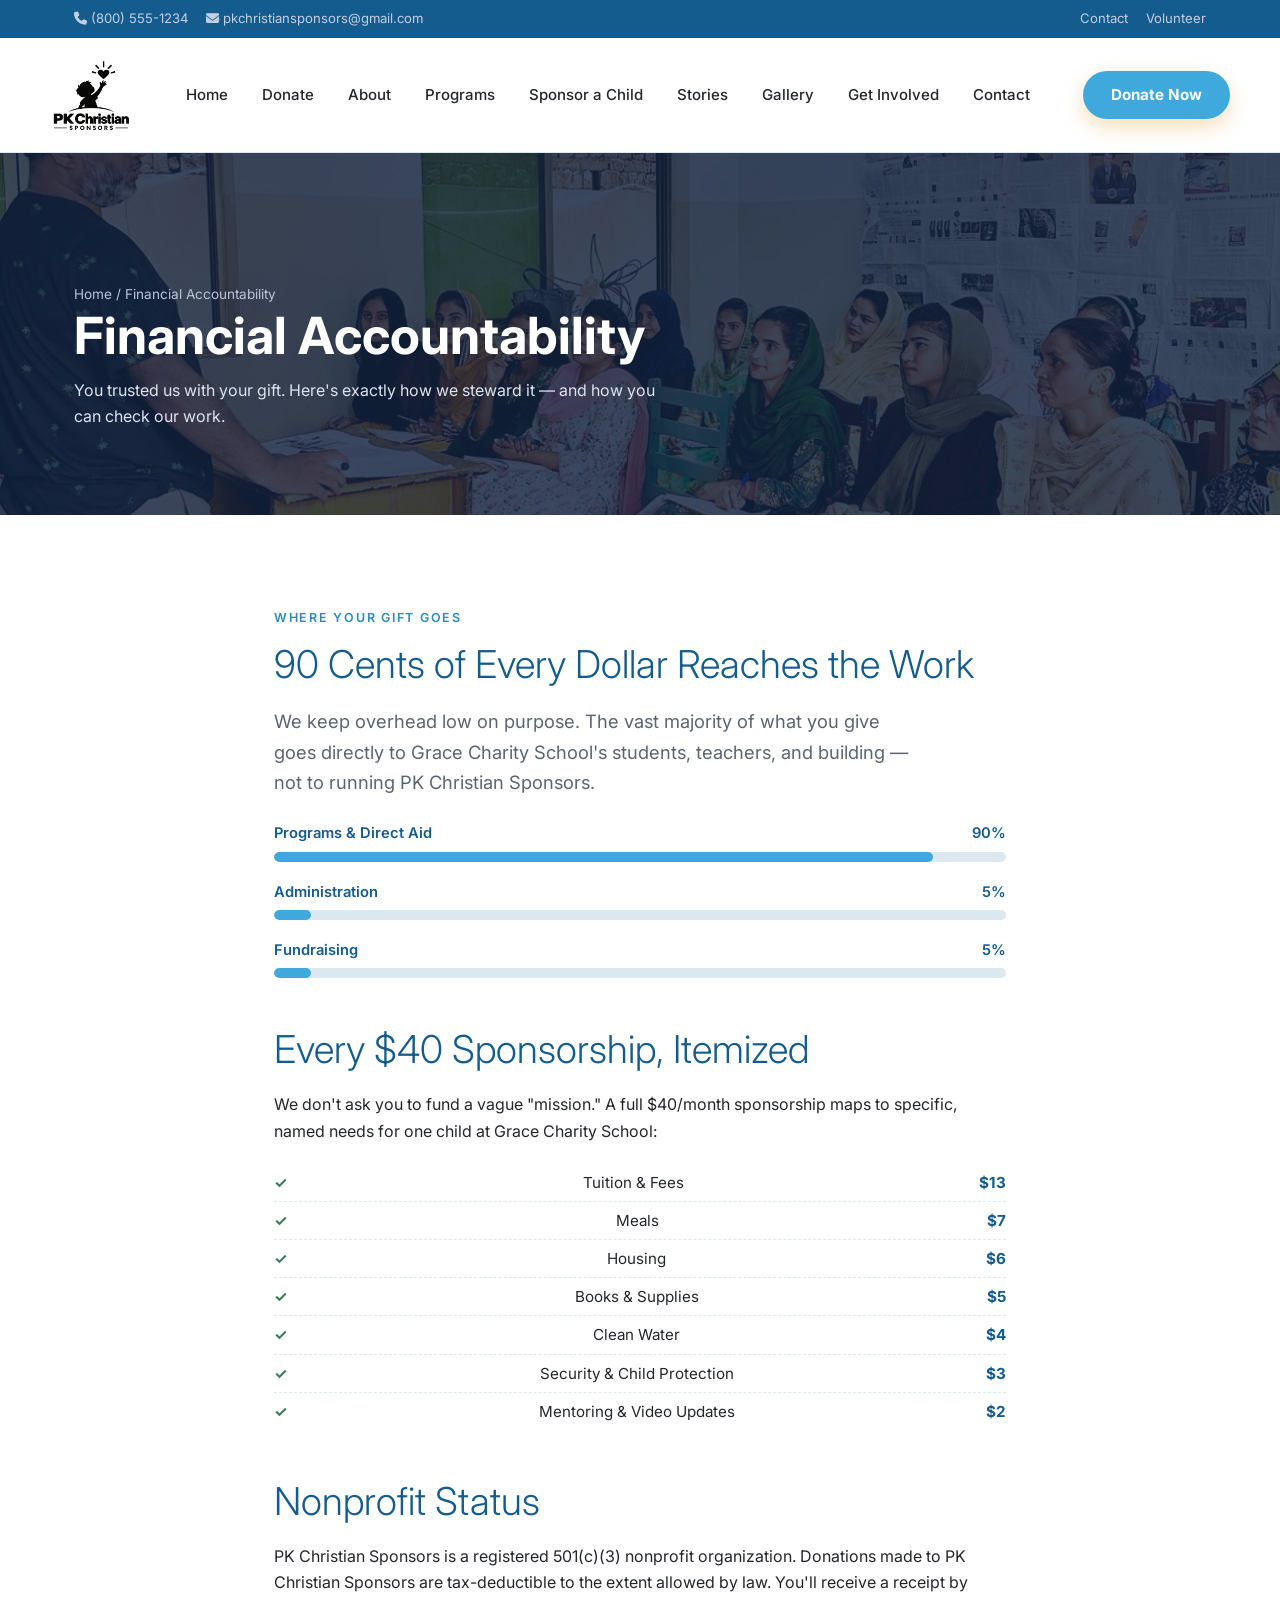
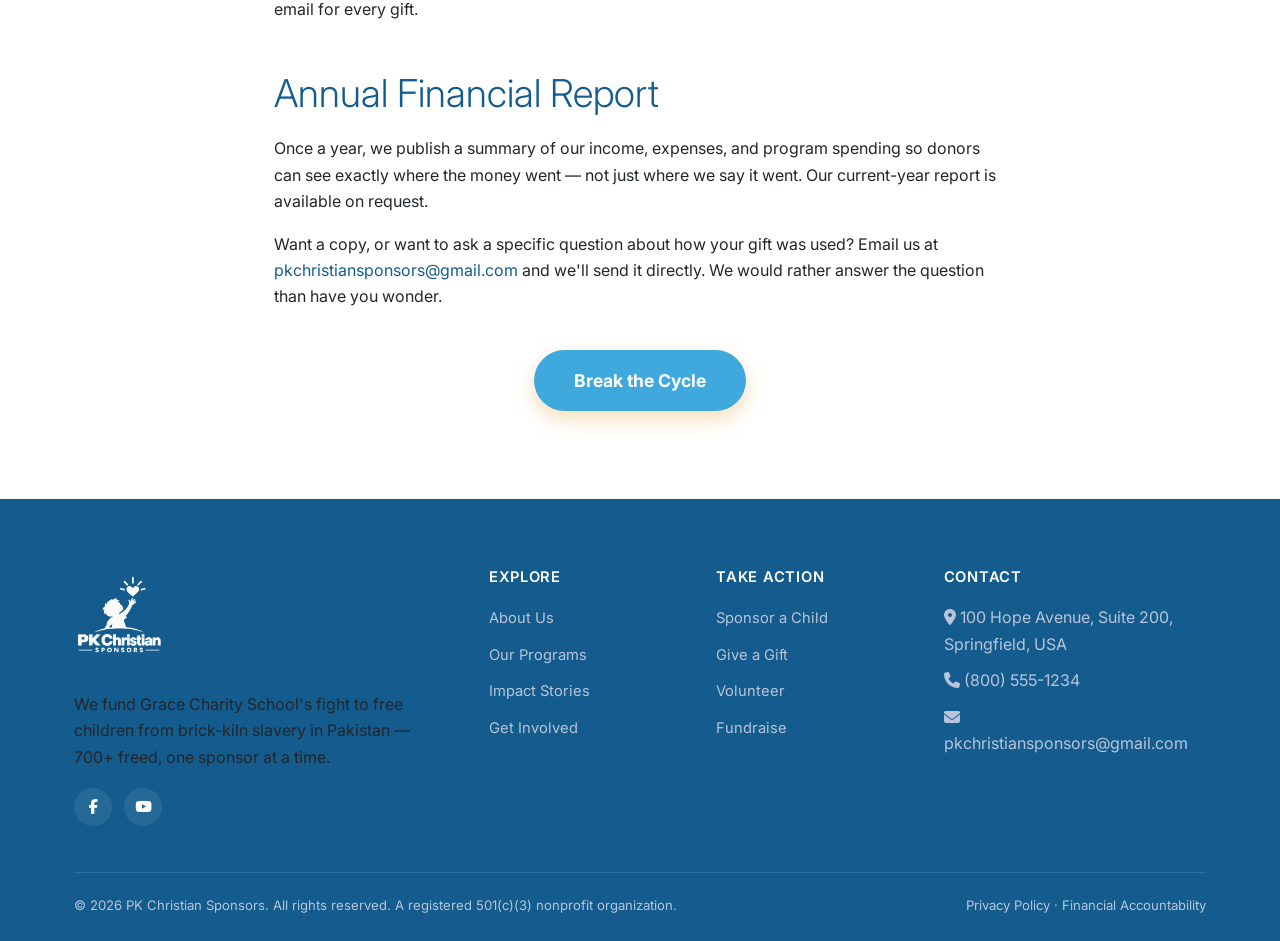
<file: financial-accountability.html>
<!DOCTYPE html>
<html lang="en">
<head>
<meta charset="UTF-8">
<meta name="viewport" content="width=device-width, initial-scale=1.0">
<title>Financial Accountability | PK Christian Sponsors</title>
<meta name="description" content="See how PK Christian Sponsors stewards every gift, and how to request our annual financial report.">
<link rel="icon" href="data:image/svg+xml,<svg xmlns=%22http://www.w3.org/2000/svg%22 viewBox=%220 0 100 100%22><text y=%22.9em%22 font-size=%2290%22>✝️</text></svg>">
<link rel="preconnect" href="https://fonts.googleapis.com">
<link href="https://fonts.googleapis.com/css2?family=Inter:wght@300;400;500;600;700&display=swap" rel="stylesheet">
<link rel="stylesheet" href="https://cdnjs.cloudflare.com/ajax/libs/font-awesome/6.5.1/css/all.min.css">
<link rel="stylesheet" href="css/style.css">
<!-- Meta Pixel Code -->
<script>
!function(f,b,e,v,n,t,s)
{if(f.fbq)return;n=f.fbq=function(){n.callMethod?
n.callMethod.apply(n,arguments):n.queue.push(arguments)};
if(!f._fbq)f._fbq=n;n.push=n;n.loaded=!0;n.version='2.0';
n.queue=[];t=b.createElement(e);t.async=!0;
t.src=v;s=b.getElementsByTagName(e)[0];
s.parentNode.insertBefore(t,s)}(window, document,'script',
'https://connect.facebook.net/en_US/fbevents.js');
fbq('init', '28397138999896163');
fbq('track', 'PageView');
</script>
<!-- End Meta Pixel Code -->
</head>
<body>
<noscript><img height="1" width="1" style="display:none"
src="https://www.facebook.com/tr?id=28397138999896163&ev=PageView&noscript=1"
/></noscript>

<div class="topbar">
  <div class="container">
    <div class="topbar-links">
      <a href="tel:+18005551234"><i class="fa-solid fa-phone"></i> (800) 555-1234</a>
      <a href="mailto:pkchristiansponsors@gmail.com"><i class="fa-solid fa-envelope"></i> pkchristiansponsors@gmail.com</a>
    </div>
    <div class="topbar-links">
      <a href="contact.html">Contact</a>
      <a href="get-involved.html">Volunteer</a>
    </div>
  </div>
</div>

<header class="site-header">
  <div class="container nav">
    <a href="index.html" class="brand">
      <img src="images/logo-black.png" alt="PK Christian Sponsors" class="brand-logo">
    </a>
    <nav>
      <ul class="nav-links">
        <li><a href="index.html">Home</a></li>
        <li><a href="donate.html">Donate</a></li>
        <li><a href="about.html">About</a></li>
        <li><a href="programs.html">Programs</a></li>
        <li><a href="sponsor.html">Sponsor a Child</a></li>
        <li><a href="stories.html">Stories</a></li>
        <li><a href="gallery.html">Gallery</a></li>
        <li><a href="get-involved.html">Get Involved</a></li>
        <li><a href="contact.html">Contact</a></li>
      </ul>
    </nav>
    <div class="nav-cta">
      <a href="donate.html" class="btn btn--gold btn--sm">Donate Now</a>
      <button class="nav-toggle" aria-label="Toggle menu"><span></span><span></span><span></span></button>
    </div>
  </div>
</header>

<section class="page-hero" style="background-image:url('images/gallery/grace-charity-school-redeeming-love-missions-teachers-cards-35.jpg');min-height:260px;">
  <div class="container">
    <div class="breadcrumb"><a href="index.html">Home</a> / Financial Accountability</div>
    <h1>Financial Accountability</h1>
    <p style="max-width:600px;color:#DCE3EF;">You trusted us with your gift. Here's exactly how we steward it — and how you can check our work.</p>
  </div>
</section>

<section class="section">
  <div class="container" style="max-width:780px;">

    <span class="eyebrow">Where Your Gift Goes</span>
    <h2>90 Cents of Every Dollar Reaches the Work</h2>
    <p class="lede">We keep overhead low on purpose. The vast majority of what you give goes directly to Grace Charity School's students, teachers, and building — not to running PK Christian Sponsors.</p>

    <div class="allocation" style="margin-top:24px;">
      <div class="allocation-row">
        <div class="row-label"><span>Programs &amp; Direct Aid</span><span>90%</span></div>
        <div class="bar-track"><div class="bar-fill" style="width:90%;"></div></div>
      </div>
      <div class="allocation-row">
        <div class="row-label"><span>Administration</span><span>5%</span></div>
        <div class="bar-track"><div class="bar-fill" style="width:5%;"></div></div>
      </div>
      <div class="allocation-row">
        <div class="row-label"><span>Fundraising</span><span>5%</span></div>
        <div class="bar-track"><div class="bar-fill" style="width:5%;"></div></div>
      </div>
    </div>

    <h2 style="margin-top:48px;">Every $40 Sponsorship, Itemized</h2>
    <p>We don't ask you to fund a vague "mission." A full $40/month sponsorship maps to specific, named needs for one child at Grace Charity School:</p>
    <ul class="check-list check-list--priced" style="margin-top:20px;">
      <li><span>Tuition &amp; Fees</span><span class="check-price">$13</span></li>
      <li><span>Meals</span><span class="check-price">$7</span></li>
      <li><span>Housing</span><span class="check-price">$6</span></li>
      <li><span>Books &amp; Supplies</span><span class="check-price">$5</span></li>
      <li><span>Clean Water</span><span class="check-price">$4</span></li>
      <li><span>Security &amp; Child Protection</span><span class="check-price">$3</span></li>
      <li><span>Mentoring &amp; Video Updates</span><span class="check-price">$2</span></li>
    </ul>

    <h2 style="margin-top:48px;">Nonprofit Status</h2>
    <p>PK Christian Sponsors is a registered 501(c)(3) nonprofit organization. Donations made to PK Christian Sponsors are tax-deductible to the extent allowed by law. You'll receive a receipt by email for every gift.</p>

    <h2 style="margin-top:48px;">Annual Financial Report</h2>
    <p>Once a year, we publish a summary of our income, expenses, and program spending so donors can see exactly where the money went — not just where we say it went. Our current-year report is available on request.</p>
    <p>Want a copy, or want to ask a specific question about how your gift was used? Email us at <a href="mailto:pkchristiansponsors@gmail.com">pkchristiansponsors@gmail.com</a> and we'll send it directly. We would rather answer the question than have you wonder.</p>

    <div class="text-center" style="margin-top:40px;">
      <a href="donate.html" class="btn btn--gold">Break the Cycle</a>
    </div>

  </div>
</section>

<footer class="site-footer">
  <div class="container">
    <div class="footer-grid">
      <div>
        <div class="footer-brand">
          <img src="images/logo-white.png" alt="PK Christian Sponsors" class="footer-logo">
        </div>
        <p>We fund Grace Charity School's fight to free children from brick-kiln slavery in Pakistan — 700+ freed, one sponsor at a time.</p>
        <div class="social-row">
          <a href="#" aria-label="Facebook"><i class="fa-brands fa-facebook-f"></i></a>
          <a href="#" aria-label="YouTube"><i class="fa-brands fa-youtube"></i></a>
        </div>
      </div>
      <div>
        <h4>Explore</h4>
        <ul>
          <li><a href="about.html">About Us</a></li>
          <li><a href="programs.html">Our Programs</a></li>
          <li><a href="stories.html">Impact Stories</a></li>
          <li><a href="get-involved.html">Get Involved</a></li>
        </ul>
      </div>
      <div>
        <h4>Take Action</h4>
        <ul>
          <li><a href="sponsor.html">Sponsor a Child</a></li>
          <li><a href="donate.html">Give a Gift</a></li>
          <li><a href="get-involved.html#volunteer">Volunteer</a></li>
          <li><a href="get-involved.html#fundraise">Fundraise</a></li>
        </ul>
      </div>
      <div>
        <h4>Contact</h4>
        <ul>
          <li><i class="fa-solid fa-location-dot"></i> 100 Hope Avenue, Suite 200, Springfield, USA</li>
          <li><i class="fa-solid fa-phone"></i> (800) 555-1234</li>
          <li><i class="fa-solid fa-envelope"></i> pkchristiansponsors@gmail.com</li>
        </ul>
      </div>
    </div>
    <div class="footer-bottom">
      <span>© 2026 PK Christian Sponsors. All rights reserved. A registered 501(c)(3) nonprofit organization.</span>
      <span><a href="privacy.html">Privacy Policy</a> · <a href="financial-accountability.html">Financial Accountability</a></span>
    </div>
  </div>
</footer>

<script src="js/main.js"></script>
</body>
</html>
</file>
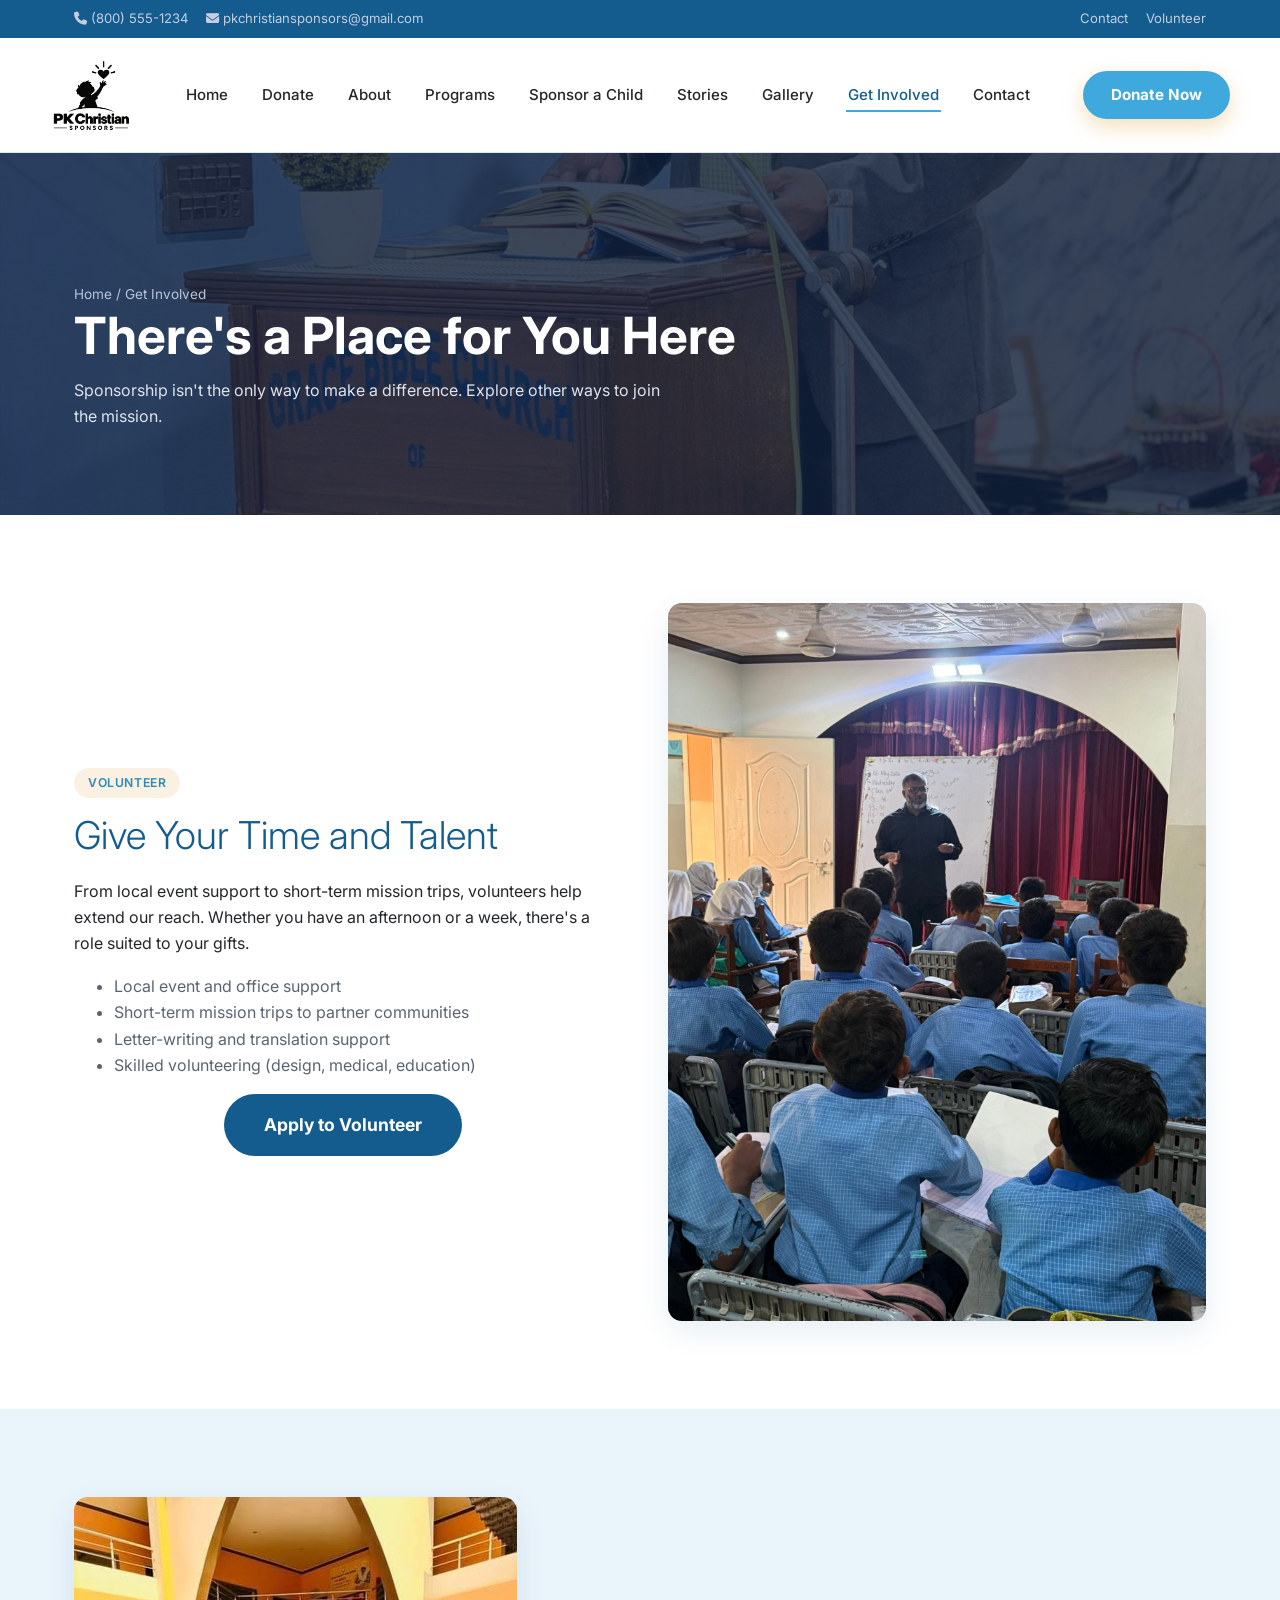
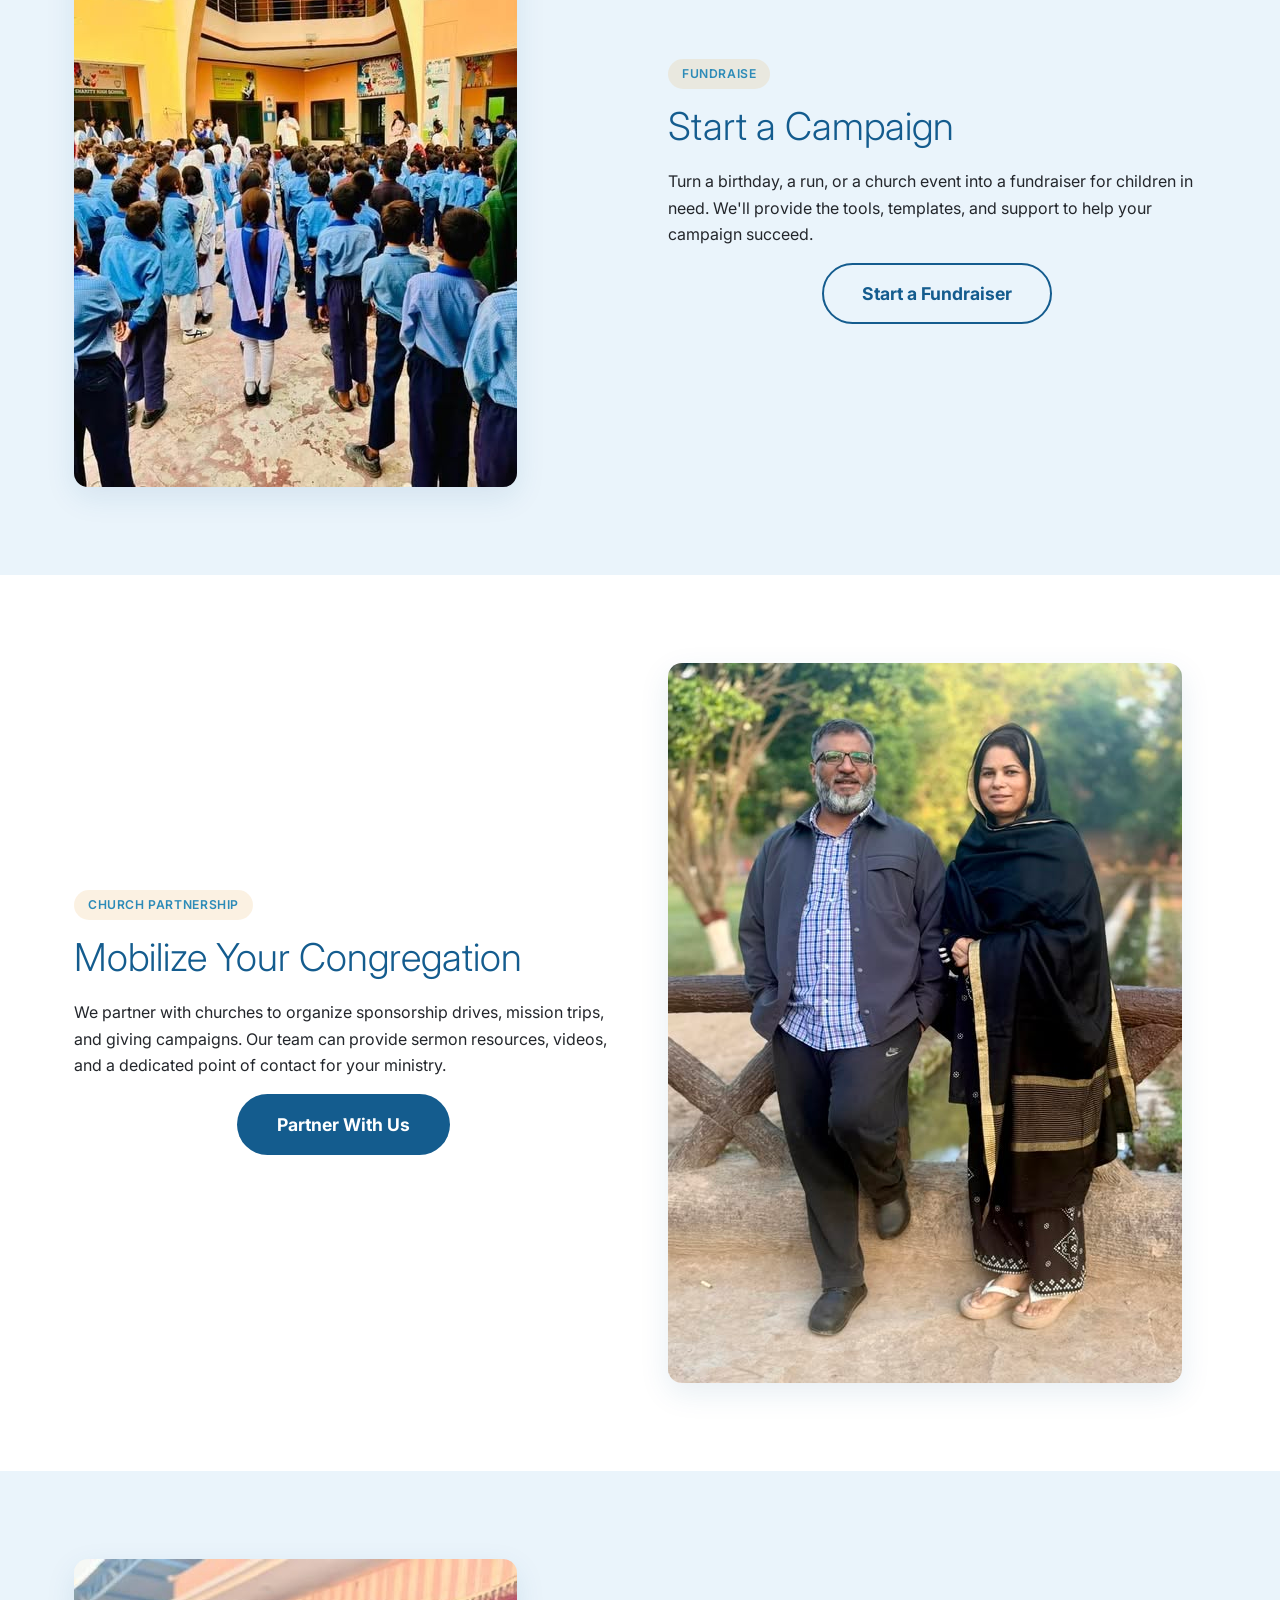
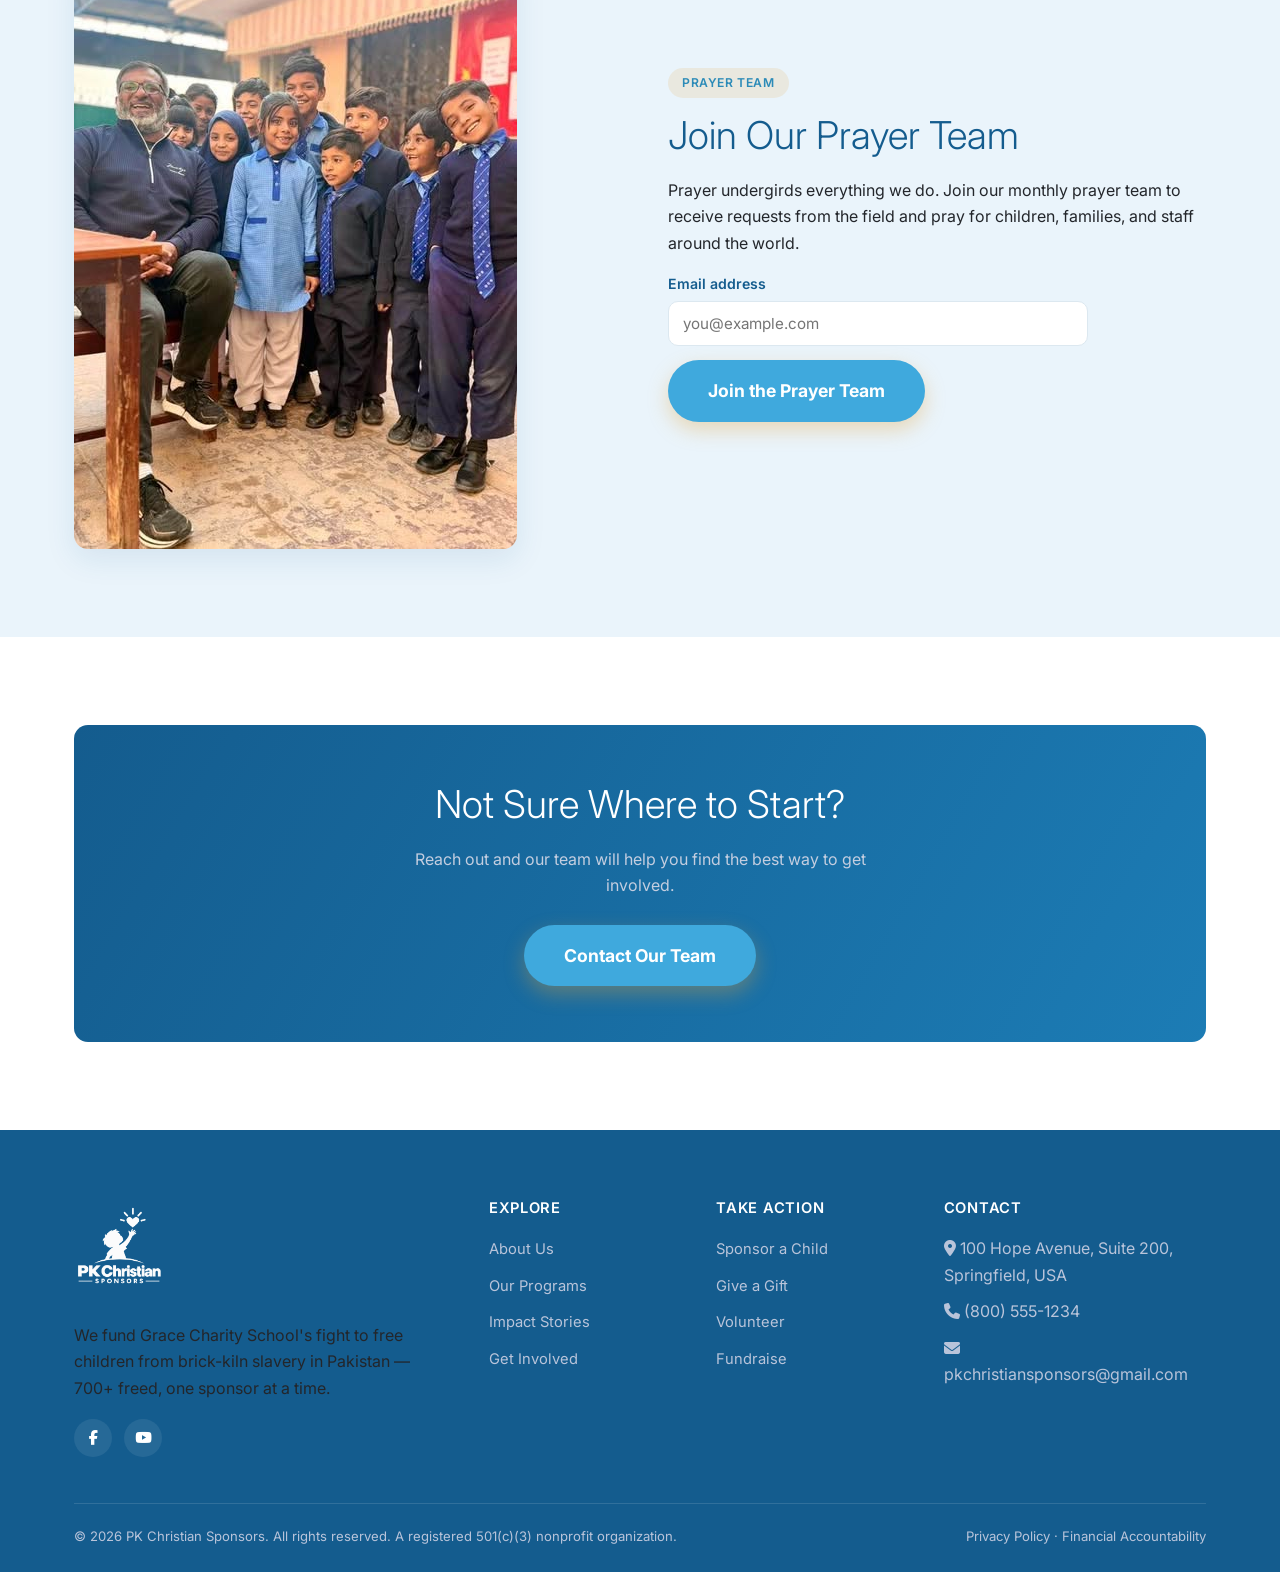
<file: get-involved.html>
<!DOCTYPE html>
<html lang="en">
<head>
<meta charset="UTF-8">
<meta name="viewport" content="width=device-width, initial-scale=1.0">
<title>Get Involved | PK Christian Sponsors</title>
<meta name="description" content="Volunteer, fundraise, partner with your church, or join the prayer team at PK Christian Sponsors.">
<link rel="icon" href="data:image/svg+xml,<svg xmlns=%22http://www.w3.org/2000/svg%22 viewBox=%220 0 100 100%22><text y=%22.9em%22 font-size=%2290%22>✝️</text></svg>">
<link rel="preconnect" href="https://fonts.googleapis.com">
<link href="https://fonts.googleapis.com/css2?family=Inter:wght@300;400;500;600;700&display=swap" rel="stylesheet">
<link rel="stylesheet" href="https://cdnjs.cloudflare.com/ajax/libs/font-awesome/6.5.1/css/all.min.css">
<link rel="stylesheet" href="css/style.css">
<!-- Meta Pixel Code -->
<script>
!function(f,b,e,v,n,t,s)
{if(f.fbq)return;n=f.fbq=function(){n.callMethod?
n.callMethod.apply(n,arguments):n.queue.push(arguments)};
if(!f._fbq)f._fbq=n;n.push=n;n.loaded=!0;n.version='2.0';
n.queue=[];t=b.createElement(e);t.async=!0;
t.src=v;s=b.getElementsByTagName(e)[0];
s.parentNode.insertBefore(t,s)}(window, document,'script',
'https://connect.facebook.net/en_US/fbevents.js');
fbq('init', '28397138999896163');
fbq('track', 'PageView');
</script>
<!-- End Meta Pixel Code -->
</head>
<body>
<noscript><img height="1" width="1" style="display:none"
src="https://www.facebook.com/tr?id=28397138999896163&ev=PageView&noscript=1"
/></noscript>

<div class="topbar">
  <div class="container">
    <div class="topbar-links">
      <a href="tel:+18005551234"><i class="fa-solid fa-phone"></i> (800) 555-1234</a>
      <a href="mailto:pkchristiansponsors@gmail.com"><i class="fa-solid fa-envelope"></i> pkchristiansponsors@gmail.com</a>
    </div>
    <div class="topbar-links">
      <a href="contact.html">Contact</a>
      <a href="get-involved.html">Volunteer</a>
    </div>
  </div>
</div>

<header class="site-header">
  <div class="container nav">
    <a href="index.html" class="brand">
      <img src="images/logo-black.png" alt="PK Christian Sponsors" class="brand-logo">
    </a>
    <nav>
      <ul class="nav-links">
        <li><a href="index.html">Home</a></li>
        <li><a href="donate.html">Donate</a></li>
        <li><a href="about.html">About</a></li>
        <li><a href="programs.html">Programs</a></li>
        <li><a href="sponsor.html">Sponsor a Child</a></li>
        <li><a href="stories.html">Stories</a></li>
        <li><a href="gallery.html">Gallery</a></li>
        <li><a href="get-involved.html" class="active">Get Involved</a></li>
        <li><a href="contact.html">Contact</a></li>
      </ul>
    </nav>
    <div class="nav-cta">
      <a href="donate.html" class="btn btn--gold btn--sm">Donate Now</a>
      <button class="nav-toggle" aria-label="Toggle menu"><span></span><span></span><span></span></button>
    </div>
  </div>
</header>

<section class="page-hero" style="background-image:url('images/gallery/658157772_10237701322144942_1816121801895911546_n.jpg');">
  <div class="container">
    <div class="breadcrumb"><a href="index.html">Home</a> / Get Involved</div>
    <h1>There's a Place for You Here</h1>
    <p style="max-width:600px;color:#DCE3EF;">Sponsorship isn't the only way to make a difference. Explore other ways to join the mission.</p>
  </div>
</section>

<section class="section" id="volunteer">
  <div class="container split">
    <div>
      <span class="tag-pill">Volunteer</span>
      <h2>Give Your Time and Talent</h2>
      <p>From local event support to short-term mission trips, volunteers help extend our reach. Whether you have an afternoon or a week, there's a role suited to your gifts.</p>
      <ul style="color:var(--muted);">
        <li>Local event and office support</li>
        <li>Short-term mission trips to partner communities</li>
        <li>Letter-writing and translation support</li>
        <li>Skilled volunteering (design, medical, education)</li>
      </ul>
      <div class="text-center"><a href="contact.html" class="btn btn--navy">Apply to Volunteer</a></div>
    </div>
    <div class="split-media">
      <img src="images/gallery/692203567_10238207179831068_1330099854558669657_n.jpg" alt="A teacher instructing a full classroom at Grace Charity School">
    </div>
  </div>
</section>

<section class="section section--cream" id="fundraise">
  <div class="container split">
    <div class="split-media">
      <img src="images/gallery/758951214_10239314694798250_154149551969860982_n.jpg" alt="Students gathered for assembly at Grace Charity School">
    </div>
    <div>
      <span class="tag-pill">Fundraise</span>
      <h2>Start a Campaign</h2>
      <p>Turn a birthday, a run, or a church event into a fundraiser for children in need. We'll provide the tools, templates, and support to help your campaign succeed.</p>
      <div class="text-center"><a href="contact.html" class="btn btn--ghost">Start a Fundraiser</a></div>
    </div>
  </div>
</section>

<section class="section" id="church">
  <div class="container split">
    <div>
      <span class="tag-pill">Church Partnership</span>
      <h2>Mobilize Your Congregation</h2>
      <p>We partner with churches to organize sponsorship drives, mission trips, and giving campaigns. Our team can provide sermon resources, videos, and a dedicated point of contact for your ministry.</p>
      <div class="text-center"><a href="contact.html" class="btn btn--navy">Partner With Us</a></div>
    </div>
    <div class="split-media">
      <img src="images/gallery/661758375_10237769281283878_5466454677285991720_n.jpg" alt="Pastor Victor Sammuel and his wife Sofia">
    </div>
  </div>
</section>

<section class="section section--cream" id="pray">
  <div class="container split">
    <div class="split-media">
      <img src="images/gallery/760266136_10239314693558219_1917782677364901822_n.jpg" alt="Pastor Victor Sammuel with a group of students">
    </div>
    <div>
      <span class="tag-pill">Prayer Team</span>
      <h2>Join Our Prayer Team</h2>
      <p>Prayer undergirds everything we do. Join our monthly prayer team to receive requests from the field and pray for children, families, and staff around the world.</p>
      <form name="prayer-team" method="POST" data-netlify="true" netlify-honeypot="bot-field" action="/thank-you.html" class="form-field" style="max-width:420px;">
        <input type="hidden" name="form-name" value="prayer-team">
        <p class="hp-field"><label>Don't fill this out if you're human: <input name="bot-field"></label></p>
        <label for="prayerEmail">Email address</label>
        <input type="email" id="prayerEmail" name="email" placeholder="you@example.com" required>
        <button type="submit" class="btn btn--gold" style="margin-top:14px;">Join the Prayer Team</button>
      </form>
    </div>
  </div>
</section>

<section class="section">
  <div class="container">
    <div class="cta-banner">
      <h2>Not Sure Where to Start?</h2>
      <p style="max-width:520px;margin:0 auto 26px;">Reach out and our team will help you find the best way to get involved.</p>
      <div class="btn-row" style="justify-content:center;">
        <a href="contact.html" class="btn btn--gold">Contact Our Team</a>
      </div>
    </div>
  </div>
</section>

<footer class="site-footer">
  <div class="container">
    <div class="footer-grid">
      <div>
        <div class="footer-brand">
          <img src="images/logo-white.png" alt="PK Christian Sponsors" class="footer-logo">
        </div>
        <p>We fund Grace Charity School's fight to free children from brick-kiln slavery in Pakistan — 700+ freed, one sponsor at a time.</p>
        <div class="social-row">
          <a href="#" aria-label="Facebook"><i class="fa-brands fa-facebook-f"></i></a>
          <a href="#" aria-label="YouTube"><i class="fa-brands fa-youtube"></i></a>
        </div>
      </div>
      <div>
        <h4>Explore</h4>
        <ul>
          <li><a href="about.html">About Us</a></li>
          <li><a href="programs.html">Our Programs</a></li>
          <li><a href="stories.html">Impact Stories</a></li>
          <li><a href="get-involved.html">Get Involved</a></li>
        </ul>
      </div>
      <div>
        <h4>Take Action</h4>
        <ul>
          <li><a href="sponsor.html">Sponsor a Child</a></li>
          <li><a href="donate.html">Give a Gift</a></li>
          <li><a href="get-involved.html#volunteer">Volunteer</a></li>
          <li><a href="get-involved.html#fundraise">Fundraise</a></li>
        </ul>
      </div>
      <div>
        <h4>Contact</h4>
        <ul>
          <li><i class="fa-solid fa-location-dot"></i> 100 Hope Avenue, Suite 200, Springfield, USA</li>
          <li><i class="fa-solid fa-phone"></i> (800) 555-1234</li>
          <li><i class="fa-solid fa-envelope"></i> pkchristiansponsors@gmail.com</li>
        </ul>
      </div>
    </div>
    <div class="footer-bottom">
      <span>© 2026 PK Christian Sponsors. All rights reserved. A registered 501(c)(3) nonprofit organization.</span>
      <span><a href="privacy.html">Privacy Policy</a> · <a href="financial-accountability.html">Financial Accountability</a></span>
    </div>
  </div>
</footer>

<script src="js/main.js"></script>
</body>
</html>
</file>
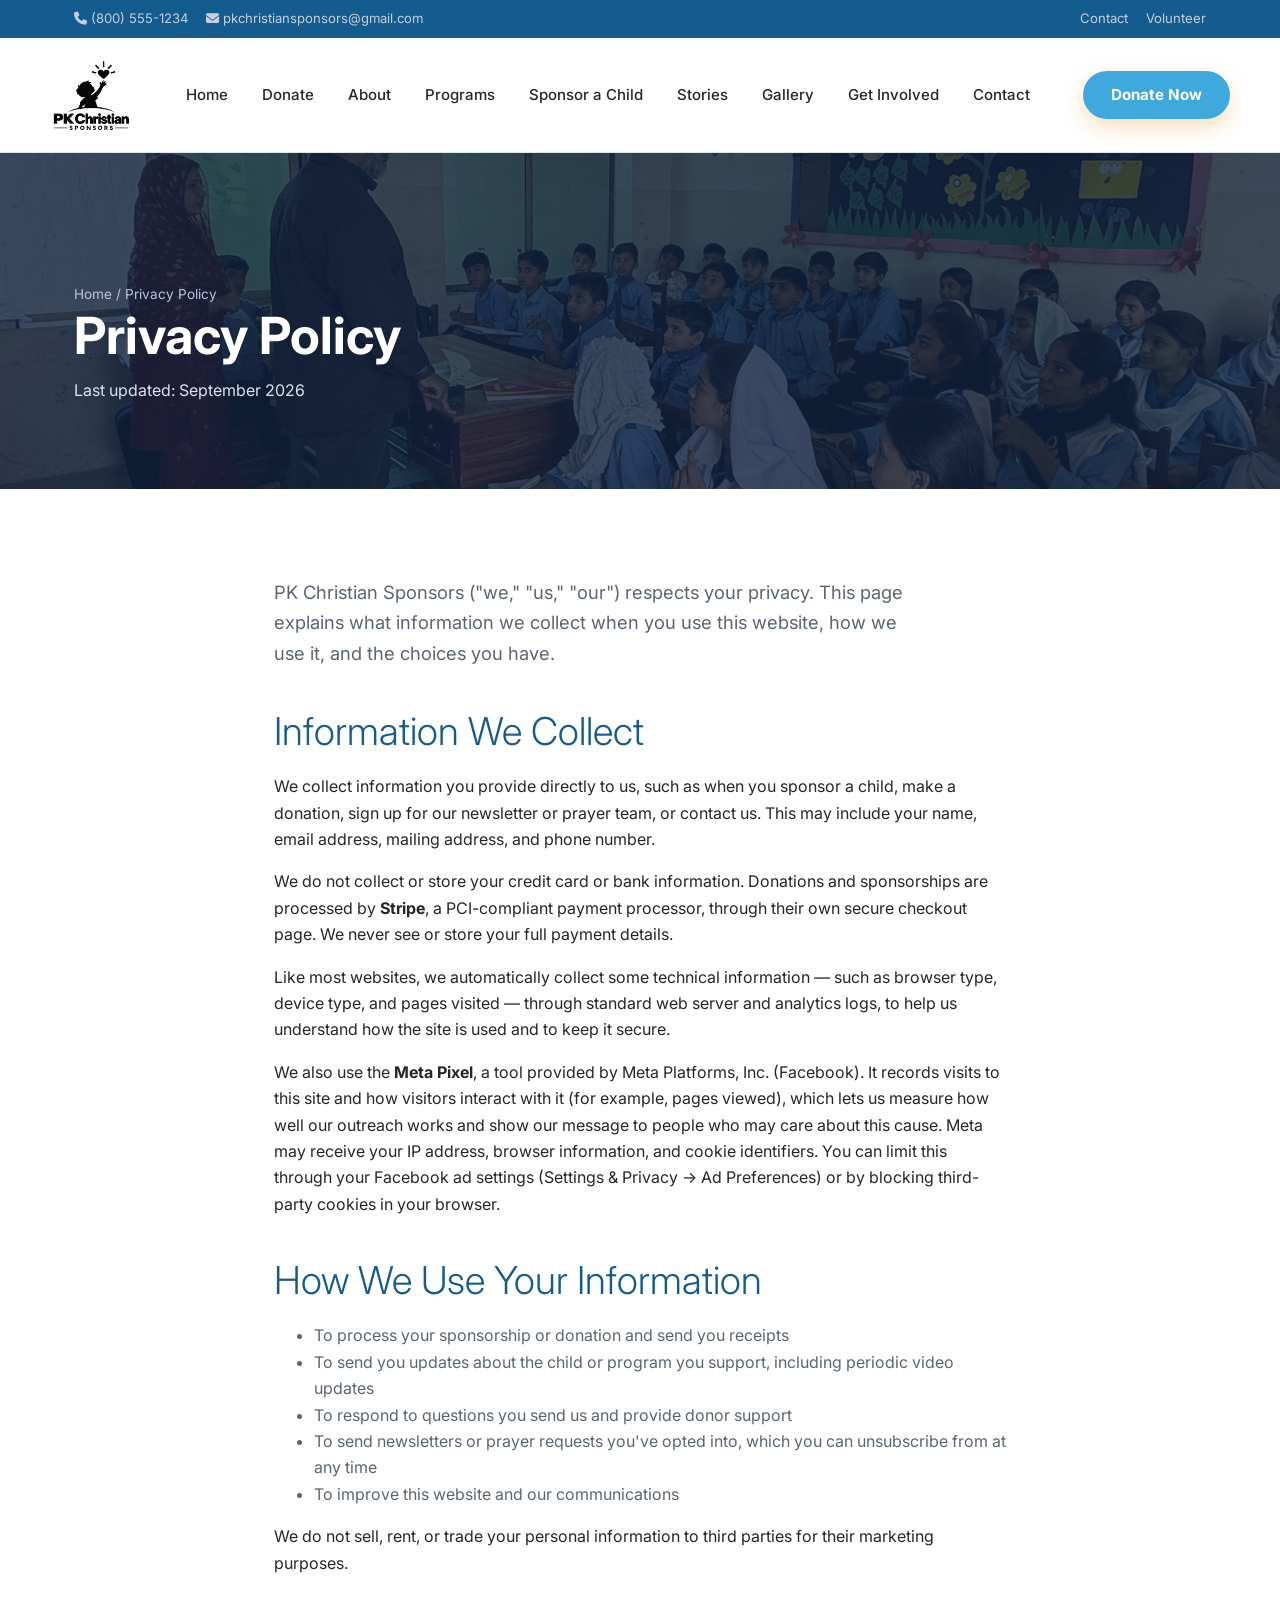
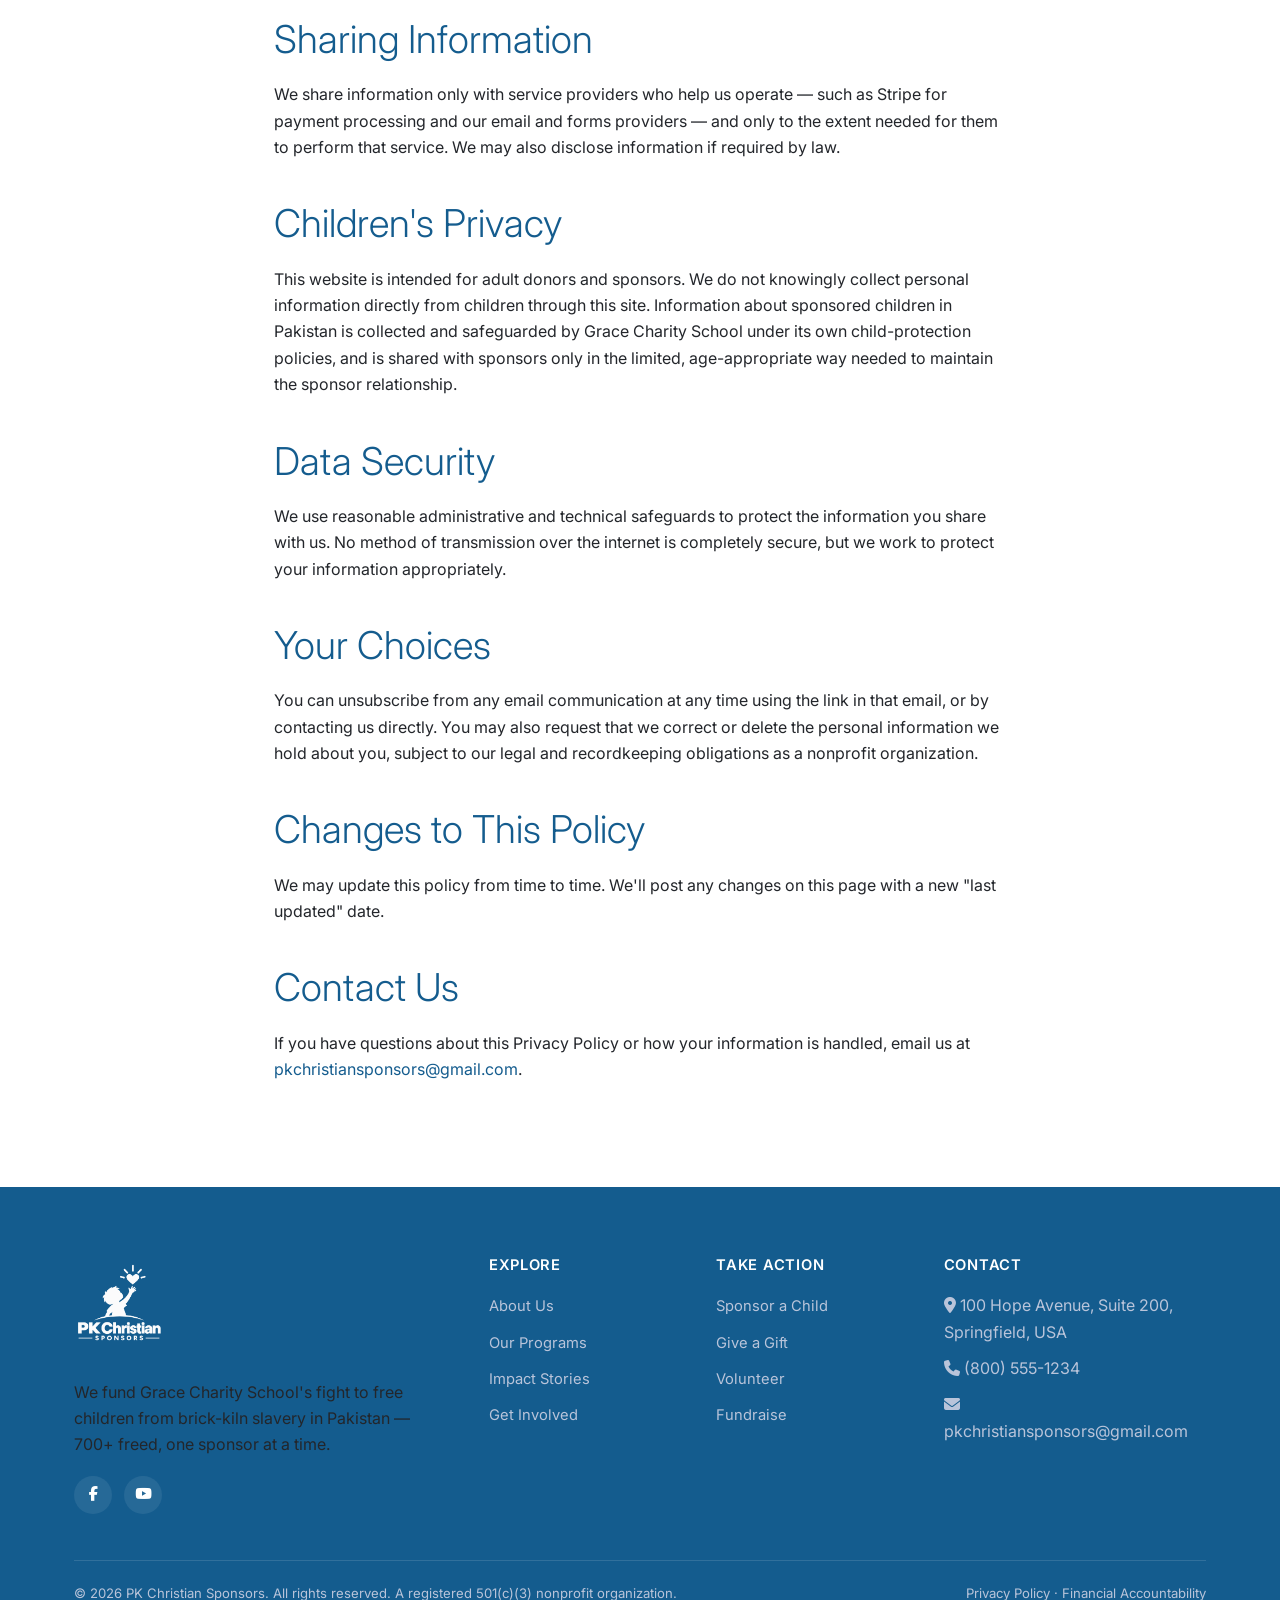
<file: privacy.html>
<!DOCTYPE html>
<html lang="en">
<head>
<meta charset="UTF-8">
<meta name="viewport" content="width=device-width, initial-scale=1.0">
<title>Privacy Policy | PK Christian Sponsors</title>
<meta name="description" content="How PK Christian Sponsors collects, uses, and protects your personal information.">
<link rel="icon" href="data:image/svg+xml,<svg xmlns=%22http://www.w3.org/2000/svg%22 viewBox=%220 0 100 100%22><text y=%22.9em%22 font-size=%2290%22>✝️</text></svg>">
<link rel="preconnect" href="https://fonts.googleapis.com">
<link href="https://fonts.googleapis.com/css2?family=Inter:wght@300;400;500;600;700&display=swap" rel="stylesheet">
<link rel="stylesheet" href="https://cdnjs.cloudflare.com/ajax/libs/font-awesome/6.5.1/css/all.min.css">
<link rel="stylesheet" href="css/style.css">
<!-- Meta Pixel Code -->
<script>
!function(f,b,e,v,n,t,s)
{if(f.fbq)return;n=f.fbq=function(){n.callMethod?
n.callMethod.apply(n,arguments):n.queue.push(arguments)};
if(!f._fbq)f._fbq=n;n.push=n;n.loaded=!0;n.version='2.0';
n.queue=[];t=b.createElement(e);t.async=!0;
t.src=v;s=b.getElementsByTagName(e)[0];
s.parentNode.insertBefore(t,s)}(window, document,'script',
'https://connect.facebook.net/en_US/fbevents.js');
fbq('init', '28397138999896163');
fbq('track', 'PageView');
</script>
<!-- End Meta Pixel Code -->
</head>
<body>
<noscript><img height="1" width="1" style="display:none"
src="https://www.facebook.com/tr?id=28397138999896163&ev=PageView&noscript=1"
/></noscript>

<div class="topbar">
  <div class="container">
    <div class="topbar-links">
      <a href="tel:+18005551234"><i class="fa-solid fa-phone"></i> (800) 555-1234</a>
      <a href="mailto:pkchristiansponsors@gmail.com"><i class="fa-solid fa-envelope"></i> pkchristiansponsors@gmail.com</a>
    </div>
    <div class="topbar-links">
      <a href="contact.html">Contact</a>
      <a href="get-involved.html">Volunteer</a>
    </div>
  </div>
</div>

<header class="site-header">
  <div class="container nav">
    <a href="index.html" class="brand">
      <img src="images/logo-black.png" alt="PK Christian Sponsors" class="brand-logo">
    </a>
    <nav>
      <ul class="nav-links">
        <li><a href="index.html">Home</a></li>
        <li><a href="donate.html">Donate</a></li>
        <li><a href="about.html">About</a></li>
        <li><a href="programs.html">Programs</a></li>
        <li><a href="sponsor.html">Sponsor a Child</a></li>
        <li><a href="stories.html">Stories</a></li>
        <li><a href="gallery.html">Gallery</a></li>
        <li><a href="get-involved.html">Get Involved</a></li>
        <li><a href="contact.html">Contact</a></li>
      </ul>
    </nav>
    <div class="nav-cta">
      <a href="donate.html" class="btn btn--gold btn--sm">Donate Now</a>
      <button class="nav-toggle" aria-label="Toggle menu"><span></span><span></span><span></span></button>
    </div>
  </div>
</header>

<section class="page-hero" style="background-image:url('images/gallery/690743312_10238207178231028_1238630617117092862_n.jpg');min-height:260px;">
  <div class="container">
    <div class="breadcrumb"><a href="index.html">Home</a> / Privacy Policy</div>
    <h1>Privacy Policy</h1>
    <p style="max-width:600px;color:#DCE3EF;">Last updated: September 2026</p>
  </div>
</section>

<section class="section">
  <div class="container" style="max-width:780px;">

    <p class="lede">PK Christian Sponsors ("we," "us," "our") respects your privacy. This page explains what information we collect when you use this website, how we use it, and the choices you have.</p>

    <h2 style="margin-top:40px;">Information We Collect</h2>
    <p>We collect information you provide directly to us, such as when you sponsor a child, make a donation, sign up for our newsletter or prayer team, or contact us. This may include your name, email address, mailing address, and phone number.</p>
    <p>We do not collect or store your credit card or bank information. Donations and sponsorships are processed by <strong>Stripe</strong>, a PCI-compliant payment processor, through their own secure checkout page. We never see or store your full payment details.</p>
    <p>Like most websites, we automatically collect some technical information — such as browser type, device type, and pages visited — through standard web server and analytics logs, to help us understand how the site is used and to keep it secure.</p>
    <p>We also use the <strong>Meta Pixel</strong>, a tool provided by Meta Platforms, Inc. (Facebook). It records visits to this site and how visitors interact with it (for example, pages viewed), which lets us measure how well our outreach works and show our message to people who may care about this cause. Meta may receive your IP address, browser information, and cookie identifiers. You can limit this through your Facebook ad settings (Settings &amp; Privacy → Ad Preferences) or by blocking third-party cookies in your browser.</p>

    <h2 style="margin-top:40px;">How We Use Your Information</h2>
    <ul style="color:var(--muted);">
      <li>To process your sponsorship or donation and send you receipts</li>
      <li>To send you updates about the child or program you support, including periodic video updates</li>
      <li>To respond to questions you send us and provide donor support</li>
      <li>To send newsletters or prayer requests you've opted into, which you can unsubscribe from at any time</li>
      <li>To improve this website and our communications</li>
    </ul>
    <p>We do not sell, rent, or trade your personal information to third parties for their marketing purposes.</p>

    <h2 style="margin-top:40px;">Sharing Information</h2>
    <p>We share information only with service providers who help us operate — such as Stripe for payment processing and our email and forms providers — and only to the extent needed for them to perform that service. We may also disclose information if required by law.</p>

    <h2 style="margin-top:40px;">Children's Privacy</h2>
    <p>This website is intended for adult donors and sponsors. We do not knowingly collect personal information directly from children through this site. Information about sponsored children in Pakistan is collected and safeguarded by Grace Charity School under its own child-protection policies, and is shared with sponsors only in the limited, age-appropriate way needed to maintain the sponsor relationship.</p>

    <h2 style="margin-top:40px;">Data Security</h2>
    <p>We use reasonable administrative and technical safeguards to protect the information you share with us. No method of transmission over the internet is completely secure, but we work to protect your information appropriately.</p>

    <h2 style="margin-top:40px;">Your Choices</h2>
    <p>You can unsubscribe from any email communication at any time using the link in that email, or by contacting us directly. You may also request that we correct or delete the personal information we hold about you, subject to our legal and recordkeeping obligations as a nonprofit organization.</p>

    <h2 style="margin-top:40px;">Changes to This Policy</h2>
    <p>We may update this policy from time to time. We'll post any changes on this page with a new "last updated" date.</p>

    <h2 style="margin-top:40px;">Contact Us</h2>
    <p>If you have questions about this Privacy Policy or how your information is handled, email us at <a href="mailto:pkchristiansponsors@gmail.com">pkchristiansponsors@gmail.com</a>.</p>

  </div>
</section>

<footer class="site-footer">
  <div class="container">
    <div class="footer-grid">
      <div>
        <div class="footer-brand">
          <img src="images/logo-white.png" alt="PK Christian Sponsors" class="footer-logo">
        </div>
        <p>We fund Grace Charity School's fight to free children from brick-kiln slavery in Pakistan — 700+ freed, one sponsor at a time.</p>
        <div class="social-row">
          <a href="#" aria-label="Facebook"><i class="fa-brands fa-facebook-f"></i></a>
          <a href="#" aria-label="YouTube"><i class="fa-brands fa-youtube"></i></a>
        </div>
      </div>
      <div>
        <h4>Explore</h4>
        <ul>
          <li><a href="about.html">About Us</a></li>
          <li><a href="programs.html">Our Programs</a></li>
          <li><a href="stories.html">Impact Stories</a></li>
          <li><a href="get-involved.html">Get Involved</a></li>
        </ul>
      </div>
      <div>
        <h4>Take Action</h4>
        <ul>
          <li><a href="sponsor.html">Sponsor a Child</a></li>
          <li><a href="donate.html">Give a Gift</a></li>
          <li><a href="get-involved.html#volunteer">Volunteer</a></li>
          <li><a href="get-involved.html#fundraise">Fundraise</a></li>
        </ul>
      </div>
      <div>
        <h4>Contact</h4>
        <ul>
          <li><i class="fa-solid fa-location-dot"></i> 100 Hope Avenue, Suite 200, Springfield, USA</li>
          <li><i class="fa-solid fa-phone"></i> (800) 555-1234</li>
          <li><i class="fa-solid fa-envelope"></i> pkchristiansponsors@gmail.com</li>
        </ul>
      </div>
    </div>
    <div class="footer-bottom">
      <span>© 2026 PK Christian Sponsors. All rights reserved. A registered 501(c)(3) nonprofit organization.</span>
      <span><a href="privacy.html">Privacy Policy</a> · <a href="financial-accountability.html">Financial Accountability</a></span>
    </div>
  </div>
</footer>

<script src="js/main.js"></script>
</body>
</html>
</file>
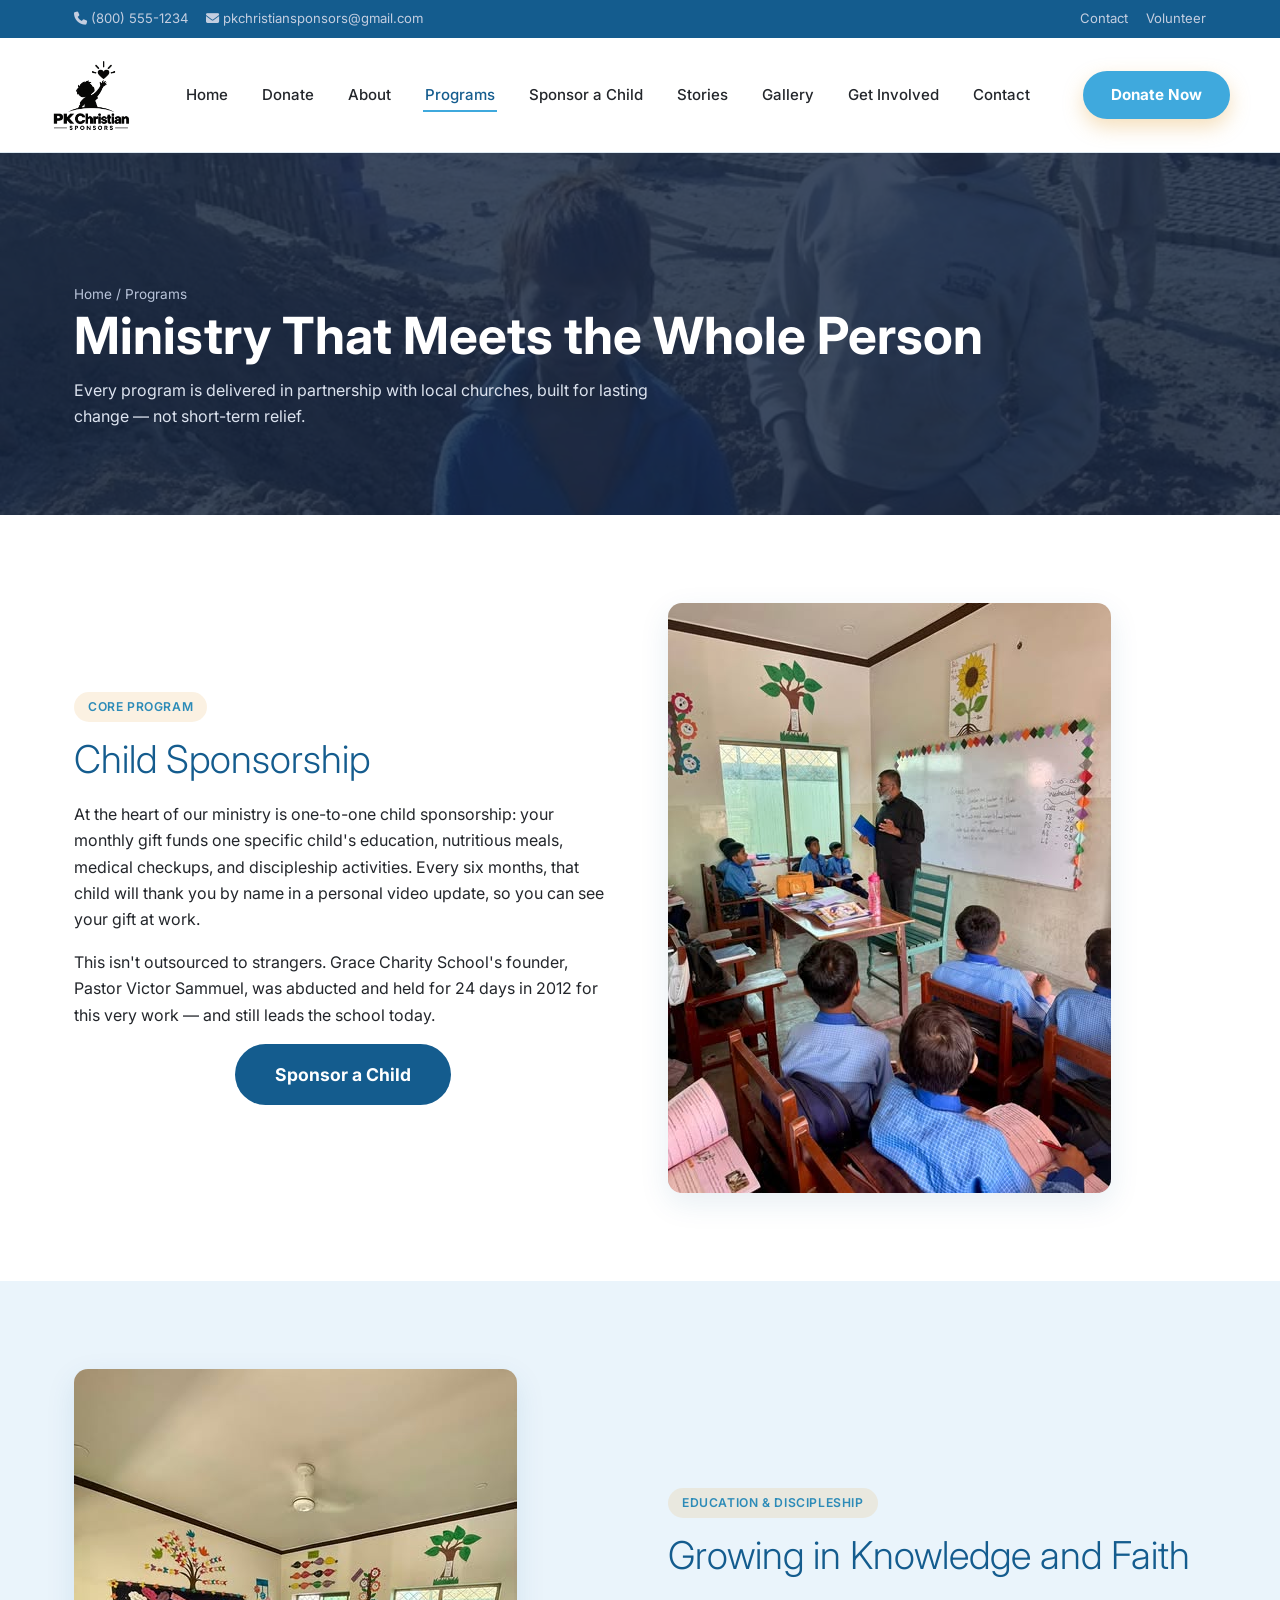
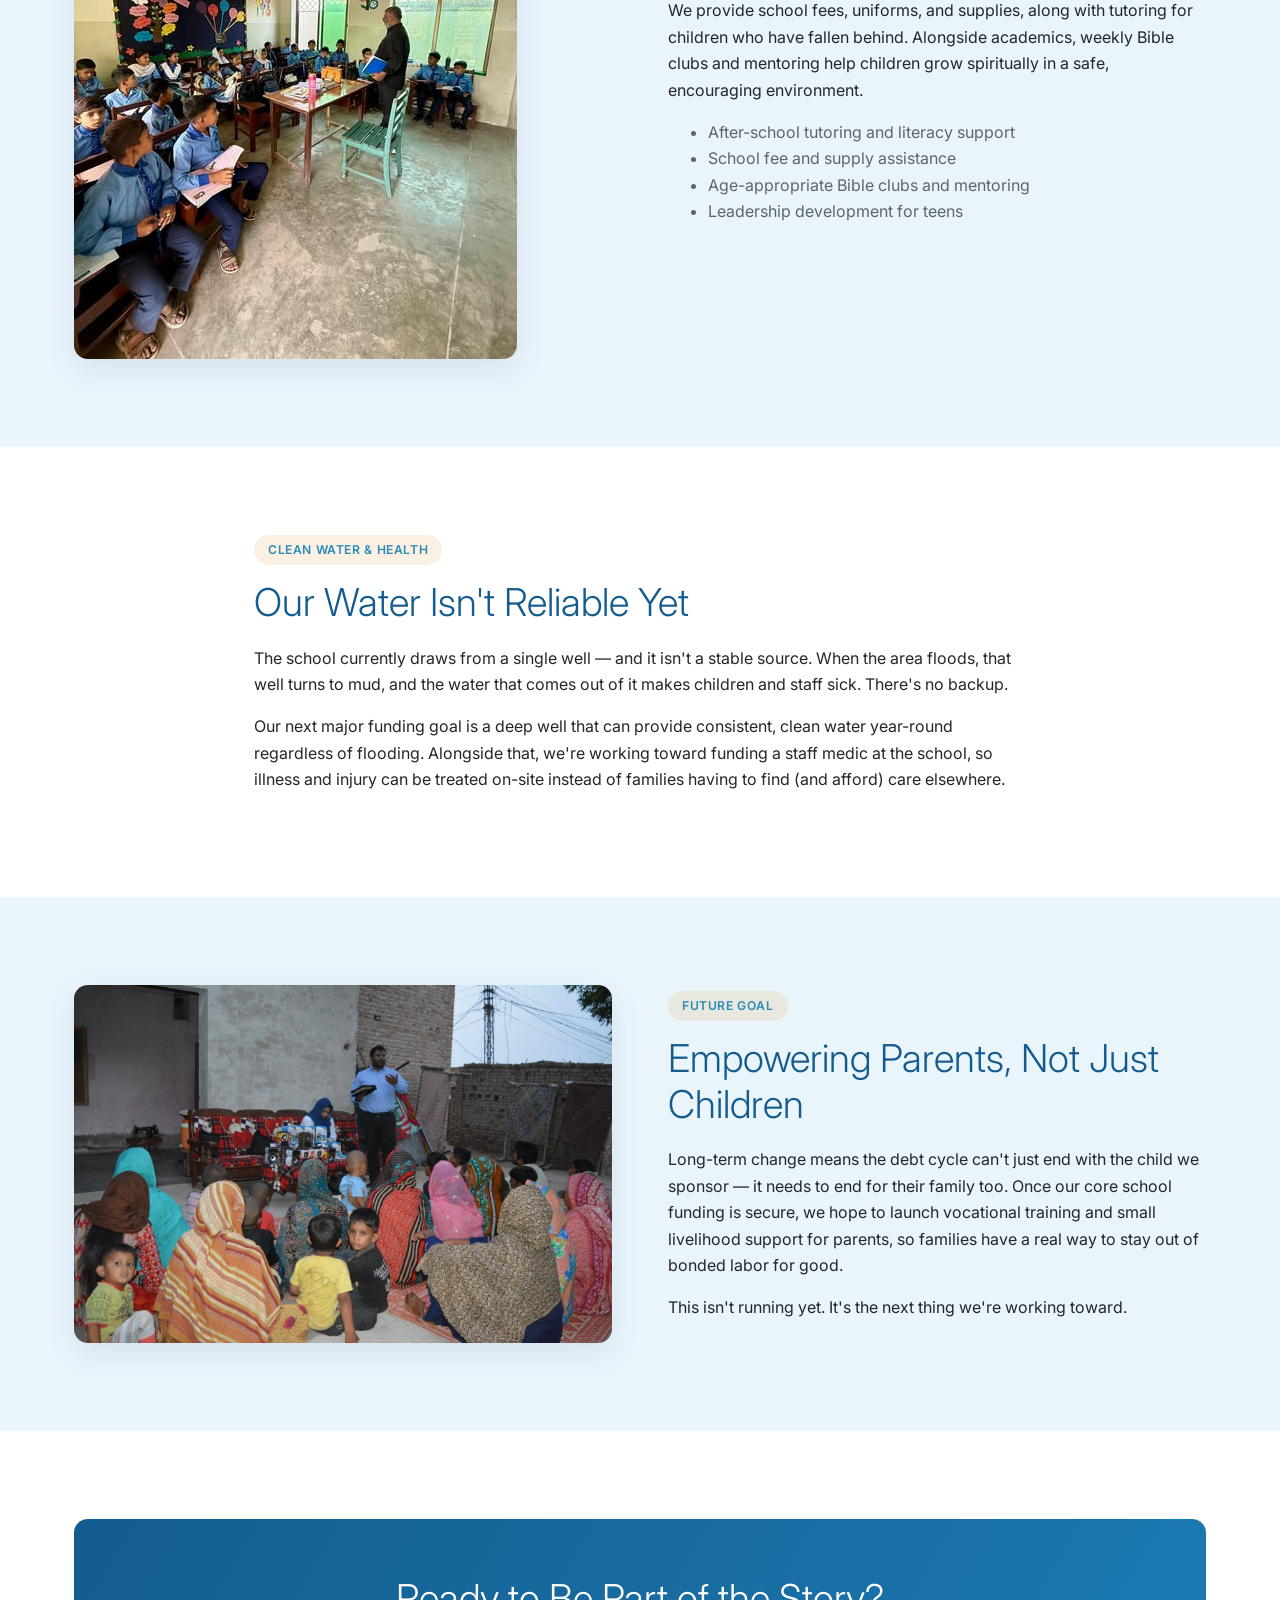
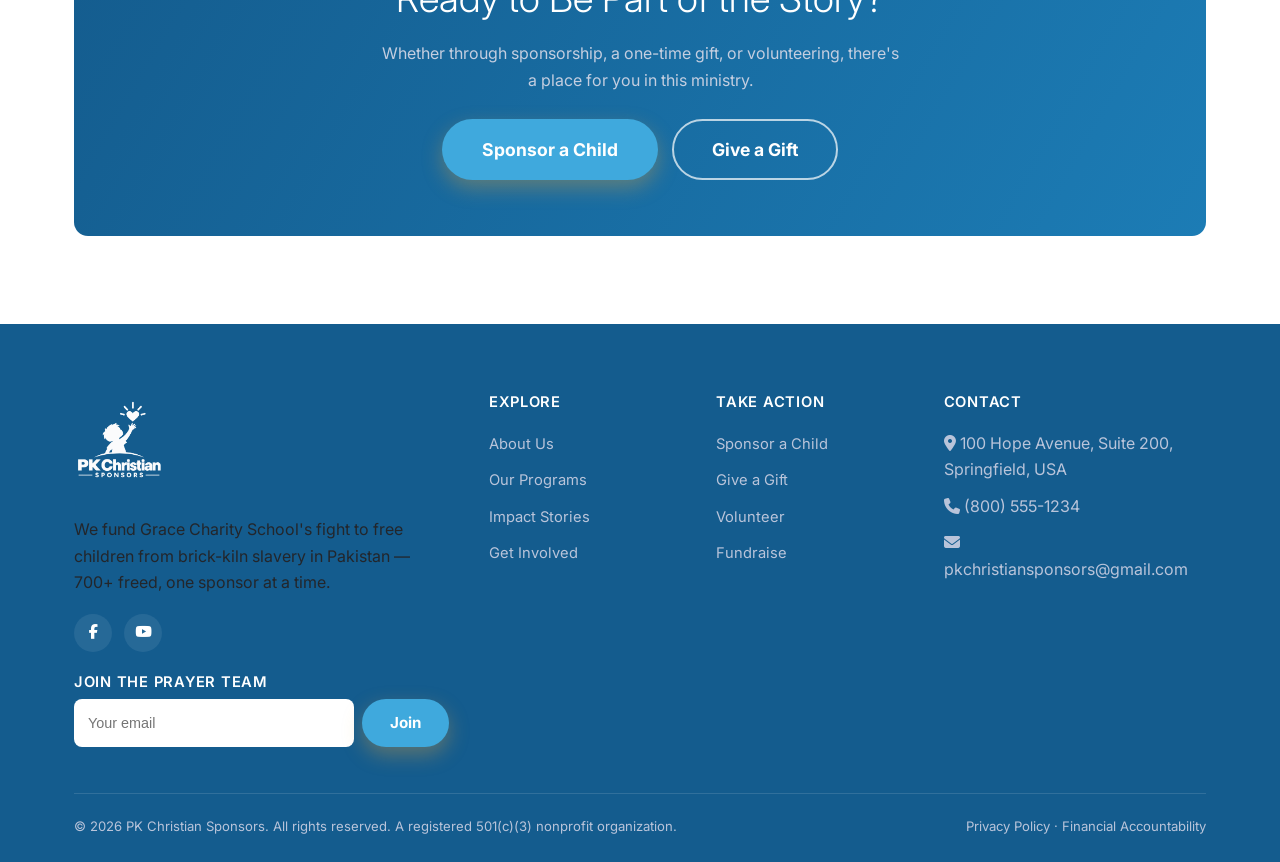
<file: programs.html>
<!DOCTYPE html>
<html lang="en">
<head>
<meta charset="UTF-8">
<meta name="viewport" content="width=device-width, initial-scale=1.0">
<title>Our Programs | PK Christian Sponsors</title>
<meta name="description" content="Explore PK Christian Sponsors' programs: child sponsorship, education and discipleship, clean water and health, and community development.">
<link rel="icon" href="data:image/svg+xml,<svg xmlns=%22http://www.w3.org/2000/svg%22 viewBox=%220 0 100 100%22><text y=%22.9em%22 font-size=%2290%22>✝️</text></svg>">
<link rel="preconnect" href="https://fonts.googleapis.com">
<link href="https://fonts.googleapis.com/css2?family=Inter:wght@300;400;500;600;700&display=swap" rel="stylesheet">
<link rel="stylesheet" href="https://cdnjs.cloudflare.com/ajax/libs/font-awesome/6.5.1/css/all.min.css">
<link rel="stylesheet" href="css/style.css">
<!-- Meta Pixel Code -->
<script>
!function(f,b,e,v,n,t,s)
{if(f.fbq)return;n=f.fbq=function(){n.callMethod?
n.callMethod.apply(n,arguments):n.queue.push(arguments)};
if(!f._fbq)f._fbq=n;n.push=n;n.loaded=!0;n.version='2.0';
n.queue=[];t=b.createElement(e);t.async=!0;
t.src=v;s=b.getElementsByTagName(e)[0];
s.parentNode.insertBefore(t,s)}(window, document,'script',
'https://connect.facebook.net/en_US/fbevents.js');
fbq('init', '28397138999896163');
fbq('track', 'PageView');
</script>
<!-- End Meta Pixel Code -->
</head>
<body>
<noscript><img height="1" width="1" style="display:none"
src="https://www.facebook.com/tr?id=28397138999896163&ev=PageView&noscript=1"
/></noscript>

<div class="topbar">
  <div class="container">
    <div class="topbar-links">
      <a href="tel:+18005551234"><i class="fa-solid fa-phone"></i> (800) 555-1234</a>
      <a href="mailto:pkchristiansponsors@gmail.com"><i class="fa-solid fa-envelope"></i> pkchristiansponsors@gmail.com</a>
    </div>
    <div class="topbar-links">
      <a href="contact.html">Contact</a>
      <a href="get-involved.html">Volunteer</a>
    </div>
  </div>
</div>

<header class="site-header">
  <div class="container nav">
    <a href="index.html" class="brand">
      <img src="images/logo-black.png" alt="PK Christian Sponsors" class="brand-logo">
    </a>
    <nav>
      <ul class="nav-links">
        <li><a href="index.html">Home</a></li>
        <li><a href="donate.html">Donate</a></li>
        <li><a href="about.html">About</a></li>
        <li><a href="programs.html" class="active">Programs</a></li>
        <li><a href="sponsor.html">Sponsor a Child</a></li>
        <li><a href="stories.html">Stories</a></li>
        <li><a href="gallery.html">Gallery</a></li>
        <li><a href="get-involved.html">Get Involved</a></li>
        <li><a href="contact.html">Contact</a></li>
      </ul>
    </nav>
    <div class="nav-cta">
      <a href="donate.html" class="btn btn--gold btn--sm">Donate Now</a>
      <button class="nav-toggle" aria-label="Toggle menu"><span></span><span></span><span></span></button>
    </div>
  </div>
</header>

<section class="page-hero" style="background-image:url('images/gallery/561262745_10235132029994244_7229124875787738618_n.jpg');">
  <div class="container">
    <div class="breadcrumb"><a href="index.html">Home</a> / Programs</div>
    <h1>Ministry That Meets the Whole Person</h1>
    <p style="max-width:600px;color:#DCE3EF;">Every program is delivered in partnership with local churches, built for lasting change — not short-term relief.</p>
  </div>
</section>

<section class="section" id="sponsorship">
  <div class="container split">
    <div>
      <span class="tag-pill">Core Program</span>
      <h2>Child Sponsorship</h2>
      <p>At the heart of our ministry is one-to-one child sponsorship: your monthly gift funds one specific child's education, nutritious meals, medical checkups, and discipleship activities. Every six months, that child will thank you by name in a personal video update, so you can see your gift at work.</p>
      <p>This isn't outsourced to strangers. Grace Charity School's founder, Pastor Victor Sammuel, was abducted and held for 24 days in 2012 for this very work — and still leads the school today.</p>
      <div class="text-center"><a href="sponsor.html" class="btn btn--navy">Sponsor a Child</a></div>
    </div>
    <div class="split-media">
      <img src="images/gallery/690132385_10238207179671064_2365133590299000359_n.jpg" alt="A teacher working with students at Grace Charity School">
    </div>
  </div>
</section>

<section class="section section--cream" id="education">
  <div class="container split">
    <div class="split-media">
      <img src="images/gallery/689475137_10238207176750991_8533489204709689737_n.jpg" alt="Classroom of students at Grace Charity School">
    </div>
    <div>
      <span class="tag-pill">Education &amp; Discipleship</span>
      <h2>Growing in Knowledge and Faith</h2>
      <p>We provide school fees, uniforms, and supplies, along with tutoring for children who have fallen behind. Alongside academics, weekly Bible clubs and mentoring help children grow spiritually in a safe, encouraging environment.</p>
      <ul style="color:var(--muted);">
        <li>After-school tutoring and literacy support</li>
        <li>School fee and supply assistance</li>
        <li>Age-appropriate Bible clubs and mentoring</li>
        <li>Leadership development for teens</li>
      </ul>
    </div>
  </div>
</section>

<section class="section" id="health">
  <div class="container" style="max-width:820px;">
    <span class="tag-pill">Clean Water &amp; Health</span>
    <h2>Our Water Isn't Reliable Yet</h2>
    <p>The school currently draws from a single well — and it isn't a stable source. When the area floods, that well turns to mud, and the water that comes out of it makes children and staff sick. There's no backup.</p>
    <p>Our next major funding goal is a deep well that can provide consistent, clean water year-round regardless of flooding. Alongside that, we're working toward funding a staff medic at the school, so illness and injury can be treated on-site instead of families having to find (and afford) care elsewhere.</p>
  </div>
</section>

<section class="section section--cream" id="community">
  <div class="container split">
    <div class="split-media">
      <img src="images/gallery/467348705_10231215033431778_2218952796522015994_n.jpg" alt="Grace Charity School staff meeting with families in a brick-kiln community">
    </div>
    <div>
      <span class="tag-pill">Future Goal</span>
      <h2>Empowering Parents, Not Just Children</h2>
      <p>Long-term change means the debt cycle can't just end with the child we sponsor — it needs to end for their family too. Once our core school funding is secure, we hope to launch vocational training and small livelihood support for parents, so families have a real way to stay out of bonded labor for good.</p>
      <p>This isn't running yet. It's the next thing we're working toward.</p>
    </div>
  </div>
</section>

<section class="section">
  <div class="container">
    <div class="cta-banner">
      <h2>Ready to Be Part of the Story?</h2>
      <p style="max-width:520px;margin:0 auto 26px;">Whether through sponsorship, a one-time gift, or volunteering, there's a place for you in this ministry.</p>
      <div class="btn-row" style="justify-content:center;">
        <a href="sponsor.html" class="btn btn--gold">Sponsor a Child</a>
        <a href="donate.html" class="btn btn--outline">Give a Gift</a>
      </div>
    </div>
  </div>
</section>

<footer class="site-footer">
  <div class="container">
    <div class="footer-grid">
      <div>
        <div class="footer-brand">
          <img src="images/logo-white.png" alt="PK Christian Sponsors" class="footer-logo">
        </div>
        <p>We fund Grace Charity School's fight to free children from brick-kiln slavery in Pakistan — 700+ freed, one sponsor at a time.</p>
        <div class="social-row">
          <a href="#" aria-label="Facebook"><i class="fa-brands fa-facebook-f"></i></a>
          <a href="#" aria-label="YouTube"><i class="fa-brands fa-youtube"></i></a>
        </div>
        <div class="footer-prayer" style="margin-top:22px;">
          <h4 style="margin-bottom:8px;">Join the Prayer Team</h4>
          <form name="prayer-team" method="POST" data-netlify="true" netlify-honeypot="bot-field" action="/thank-you.html" style="display:flex;gap:8px;flex-wrap:wrap;">
            <input type="hidden" name="form-name" value="prayer-team">
            <p class="hp-field"><label>Don't fill this out if you're human: <input name="bot-field"></label></p>
            <input type="email" name="email" placeholder="Your email" required style="flex:1;min-width:160px;padding:10px 14px;border-radius:8px;border:none;font-size:0.9rem;">
            <button type="submit" class="btn btn--gold btn--sm" style="flex-shrink:0;white-space:nowrap;">Join</button>
          </form>
        </div>
      </div>
      <div>
        <h4>Explore</h4>
        <ul>
          <li><a href="about.html">About Us</a></li>
          <li><a href="programs.html">Our Programs</a></li>
          <li><a href="stories.html">Impact Stories</a></li>
          <li><a href="get-involved.html">Get Involved</a></li>
        </ul>
      </div>
      <div>
        <h4>Take Action</h4>
        <ul>
          <li><a href="sponsor.html">Sponsor a Child</a></li>
          <li><a href="donate.html">Give a Gift</a></li>
          <li><a href="get-involved.html#volunteer">Volunteer</a></li>
          <li><a href="get-involved.html#fundraise">Fundraise</a></li>
        </ul>
      </div>
      <div>
        <h4>Contact</h4>
        <ul>
          <li><i class="fa-solid fa-location-dot"></i> 100 Hope Avenue, Suite 200, Springfield, USA</li>
          <li><i class="fa-solid fa-phone"></i> (800) 555-1234</li>
          <li><i class="fa-solid fa-envelope"></i> pkchristiansponsors@gmail.com</li>
        </ul>
      </div>
    </div>
    <div class="footer-bottom">
      <span>© 2026 PK Christian Sponsors. All rights reserved. A registered 501(c)(3) nonprofit organization.</span>
      <span><a href="privacy.html">Privacy Policy</a> · <a href="financial-accountability.html">Financial Accountability</a></span>
    </div>
  </div>
</footer>

<script src="js/main.js"></script>
</body>
</html>
</file>
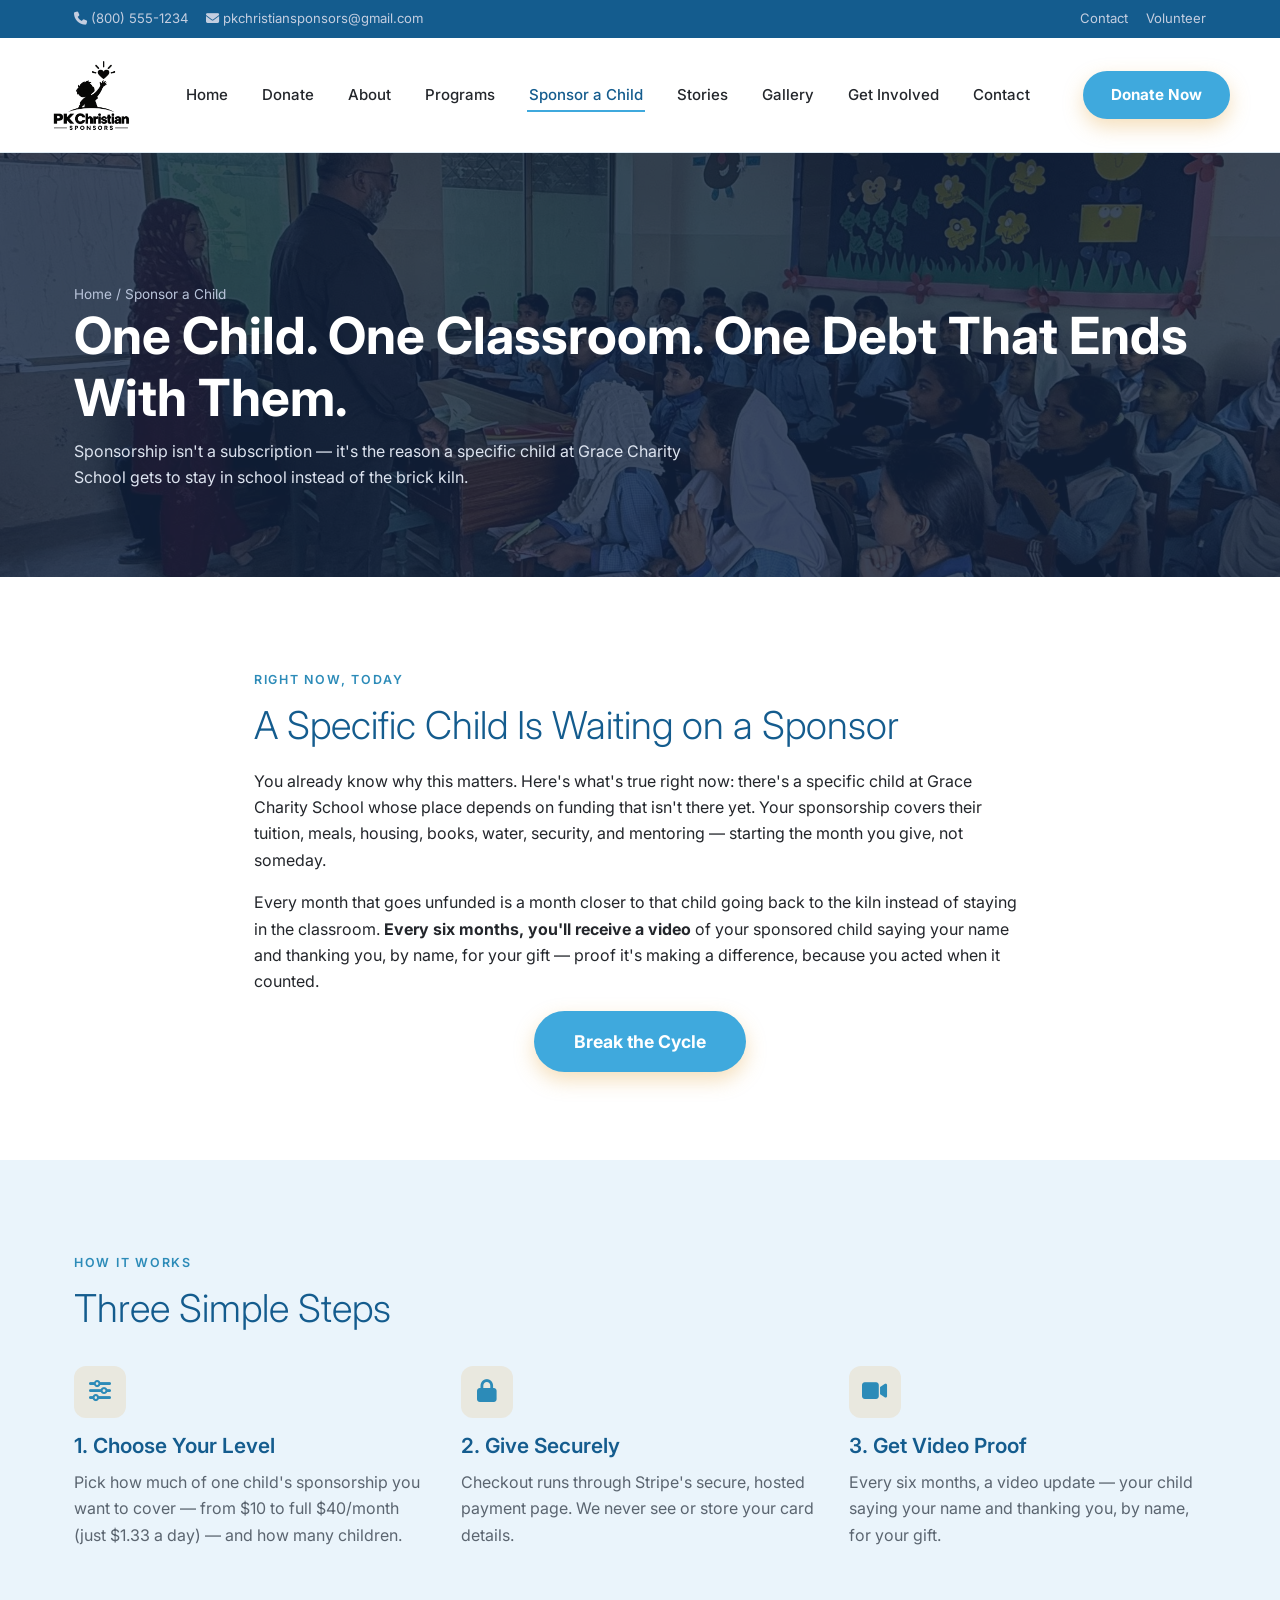
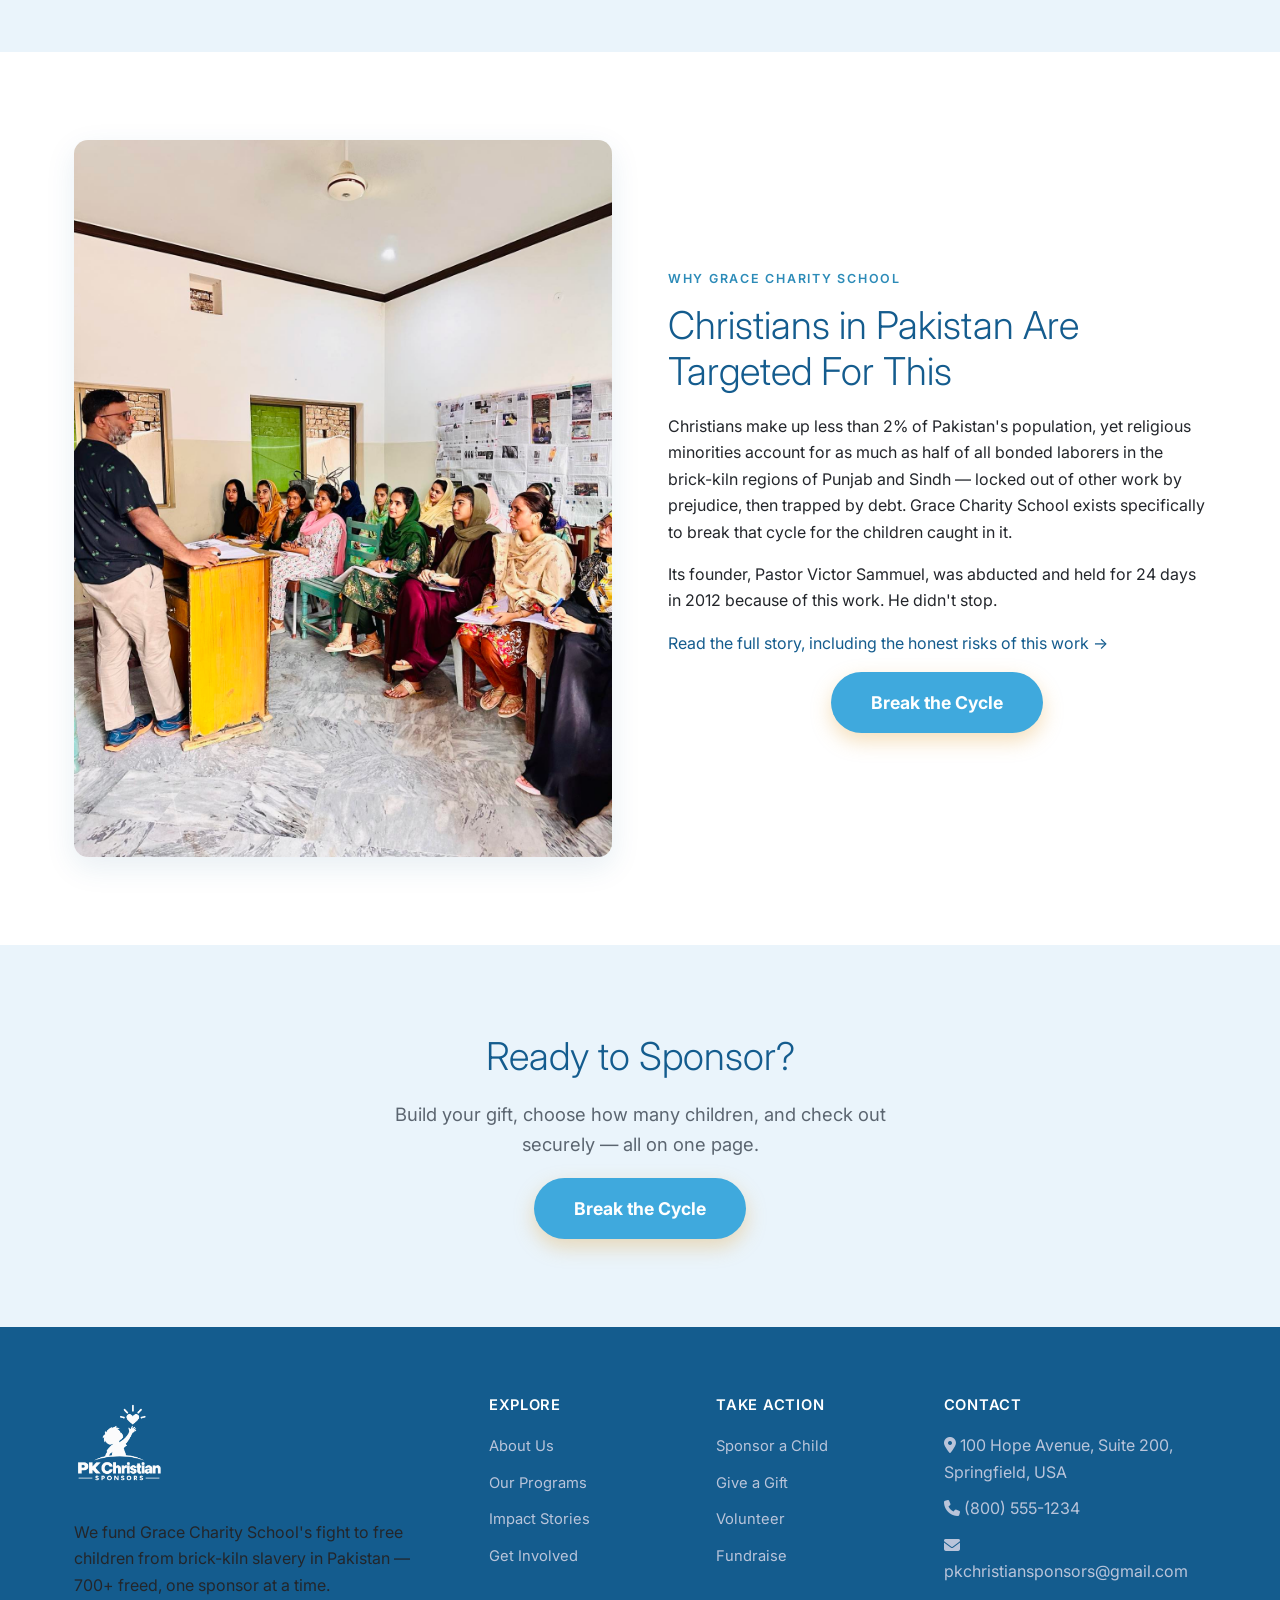
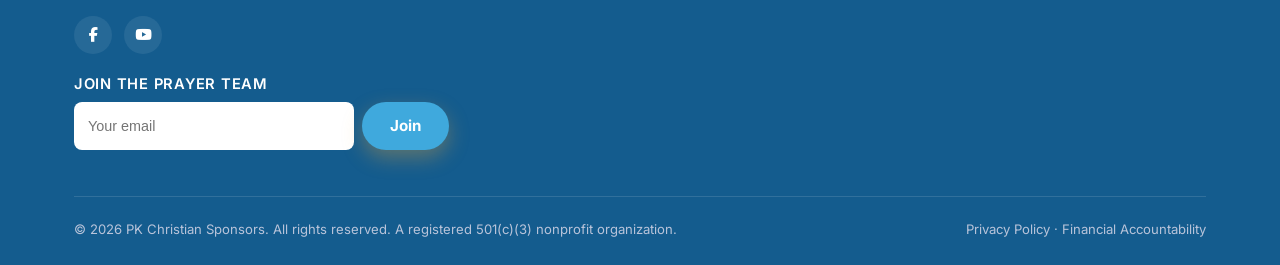
<file: sponsor.html>
<!DOCTYPE html>
<html lang="en">
<head>
<meta charset="UTF-8">
<meta name="viewport" content="width=device-width, initial-scale=1.0">
<title>Sponsor a Child | PK Christian Sponsors</title>
<meta name="description" content="Sponsor a child at Grace Charity School and help free them from brick-kiln bonded labor in Pakistan — full details and checkout on our Donate page.">
<link rel="icon" href="data:image/svg+xml,<svg xmlns=%22http://www.w3.org/2000/svg%22 viewBox=%220 0 100 100%22><text y=%22.9em%22 font-size=%2290%22>✝️</text></svg>">
<link rel="preconnect" href="https://fonts.googleapis.com">
<link href="https://fonts.googleapis.com/css2?family=Inter:wght@300;400;500;600;700&display=swap" rel="stylesheet">
<link rel="stylesheet" href="https://cdnjs.cloudflare.com/ajax/libs/font-awesome/6.5.1/css/all.min.css">
<link rel="stylesheet" href="css/style.css">
<!-- Meta Pixel Code -->
<script>
!function(f,b,e,v,n,t,s)
{if(f.fbq)return;n=f.fbq=function(){n.callMethod?
n.callMethod.apply(n,arguments):n.queue.push(arguments)};
if(!f._fbq)f._fbq=n;n.push=n;n.loaded=!0;n.version='2.0';
n.queue=[];t=b.createElement(e);t.async=!0;
t.src=v;s=b.getElementsByTagName(e)[0];
s.parentNode.insertBefore(t,s)}(window, document,'script',
'https://connect.facebook.net/en_US/fbevents.js');
fbq('init', '28397138999896163');
fbq('track', 'PageView');
</script>
<!-- End Meta Pixel Code -->
</head>
<body>
<noscript><img height="1" width="1" style="display:none"
src="https://www.facebook.com/tr?id=28397138999896163&ev=PageView&noscript=1"
/></noscript>

<div class="topbar">
  <div class="container">
    <div class="topbar-links">
      <a href="tel:+18005551234"><i class="fa-solid fa-phone"></i> (800) 555-1234</a>
      <a href="mailto:pkchristiansponsors@gmail.com"><i class="fa-solid fa-envelope"></i> pkchristiansponsors@gmail.com</a>
    </div>
    <div class="topbar-links">
      <a href="contact.html">Contact</a>
      <a href="get-involved.html">Volunteer</a>
    </div>
  </div>
</div>

<header class="site-header">
  <div class="container nav">
    <a href="index.html" class="brand">
      <img src="images/logo-black.png" alt="PK Christian Sponsors" class="brand-logo">
    </a>
    <nav>
      <ul class="nav-links">
        <li><a href="index.html">Home</a></li>
        <li><a href="donate.html">Donate</a></li>
        <li><a href="about.html">About</a></li>
        <li><a href="programs.html">Programs</a></li>
        <li><a href="sponsor.html" class="active">Sponsor a Child</a></li>
        <li><a href="stories.html">Stories</a></li>
        <li><a href="gallery.html">Gallery</a></li>
        <li><a href="get-involved.html">Get Involved</a></li>
        <li><a href="contact.html">Contact</a></li>
      </ul>
    </nav>
    <div class="nav-cta">
      <a href="donate.html" class="btn btn--gold btn--sm">Donate Now</a>
      <button class="nav-toggle" aria-label="Toggle menu"><span></span><span></span><span></span></button>
    </div>
  </div>
</header>

<section class="page-hero" style="background-image:url('images/gallery/690743312_10238207178231028_1238630617117092862_n.jpg');">
  <div class="container">
    <div class="breadcrumb"><a href="index.html">Home</a> / Sponsor a Child</div>
    <h1>One Child. One Classroom. One Debt That Ends With Them.</h1>
    <p style="max-width:640px;color:#DCE3EF;">Sponsorship isn't a subscription — it's the reason a specific child at Grace Charity School gets to stay in school instead of the brick kiln.</p>
  </div>
</section>

<section class="section">
  <div class="container" style="max-width:820px;">
    <span class="eyebrow">Right Now, Today</span>
    <h2>A Specific Child Is Waiting on a Sponsor</h2>
    <p>You already know why this matters. Here's what's true right now: there's a specific child at Grace Charity School whose place depends on funding that isn't there yet. Your sponsorship covers their tuition, meals, housing, books, water, security, and mentoring — starting the month you give, not someday.</p>
    <p>Every month that goes unfunded is a month closer to that child going back to the kiln instead of staying in the classroom. <strong>Every six months, you'll receive a video</strong> of your sponsored child saying your name and thanking you, by name, for your gift — proof it's making a difference, because you acted when it counted.</p>
    <div class="text-center"><a href="donate.html" class="btn btn--gold">Break the Cycle</a></div>
  </div>
</section>

<section class="section section--cream">
  <div class="container">
    <span class="eyebrow">How It Works</span>
    <h2 style="margin-bottom:34px;">Three Simple Steps</h2>
    <div class="grid grid--3">
      <div>
        <div class="icon-badge"><i class="fa-solid fa-sliders"></i></div>
        <h3>1. Choose Your Level</h3>
        <p style="color:var(--muted);">Pick how much of one child's sponsorship you want to cover — from $10 to full $40/month (just $1.33 a day) — and how many children.</p>
      </div>
      <div>
        <div class="icon-badge"><i class="fa-solid fa-lock"></i></div>
        <h3>2. Give Securely</h3>
        <p style="color:var(--muted);">Checkout runs through Stripe's secure, hosted payment page. We never see or store your card details.</p>
      </div>
      <div>
        <div class="icon-badge"><i class="fa-solid fa-video"></i></div>
        <h3>3. Get Video Proof</h3>
        <p style="color:var(--muted);">Every six months, a video update — your child saying your name and thanking you, by name, for your gift.</p>
      </div>
    </div>
  </div>
</section>

<section class="section">
  <div class="container split">
    <div class="split-media">
      <img src="images/gallery/grace-charity-school-redeeming-love-missions-teachers-cards-35.jpg" alt="Classroom at Grace Charity School">
    </div>
    <div>
      <span class="eyebrow">Why Grace Charity School</span>
      <h2>Christians in Pakistan Are Targeted For This</h2>
      <p>Christians make up less than 2% of Pakistan's population, yet religious minorities account for as much as half of all bonded laborers in the brick-kiln regions of Punjab and Sindh — locked out of other work by prejudice, then trapped by debt. Grace Charity School exists specifically to break that cycle for the children caught in it.</p>
      <p>Its founder, Pastor Victor Sammuel, was abducted and held for 24 days in 2012 because of this work. He didn't stop.</p>
      <p><a href="about.html">Read the full story, including the honest risks of this work →</a></p>
      <div class="text-center"><a href="donate.html" class="btn btn--gold">Break the Cycle</a></div>
    </div>
  </div>
</section>

<section class="section section--cream">
  <div class="container text-center" style="max-width:600px;">
    <h2>Ready to Sponsor?</h2>
    <p class="lede text-center">Build your gift, choose how many children, and check out securely — all on one page.</p>
    <a href="donate.html" class="btn btn--gold">Break the Cycle</a>
  </div>
</section>

<footer class="site-footer">
  <div class="container">
    <div class="footer-grid">
      <div>
        <div class="footer-brand">
          <img src="images/logo-white.png" alt="PK Christian Sponsors" class="footer-logo">
        </div>
        <p>We fund Grace Charity School's fight to free children from brick-kiln slavery in Pakistan — 700+ freed, one sponsor at a time.</p>
        <div class="social-row">
          <a href="#" aria-label="Facebook"><i class="fa-brands fa-facebook-f"></i></a>
          <a href="#" aria-label="YouTube"><i class="fa-brands fa-youtube"></i></a>
        </div>
        <div class="footer-prayer" style="margin-top:22px;">
          <h4 style="margin-bottom:8px;">Join the Prayer Team</h4>
          <form name="prayer-team" method="POST" data-netlify="true" netlify-honeypot="bot-field" action="/thank-you.html" style="display:flex;gap:8px;flex-wrap:wrap;">
            <input type="hidden" name="form-name" value="prayer-team">
            <p class="hp-field"><label>Don't fill this out if you're human: <input name="bot-field"></label></p>
            <input type="email" name="email" placeholder="Your email" required style="flex:1;min-width:160px;padding:10px 14px;border-radius:8px;border:none;font-size:0.9rem;">
            <button type="submit" class="btn btn--gold btn--sm" style="flex-shrink:0;white-space:nowrap;">Join</button>
          </form>
        </div>
      </div>
      <div>
        <h4>Explore</h4>
        <ul>
          <li><a href="about.html">About Us</a></li>
          <li><a href="programs.html">Our Programs</a></li>
          <li><a href="stories.html">Impact Stories</a></li>
          <li><a href="get-involved.html">Get Involved</a></li>
        </ul>
      </div>
      <div>
        <h4>Take Action</h4>
        <ul>
          <li><a href="sponsor.html">Sponsor a Child</a></li>
          <li><a href="donate.html">Give a Gift</a></li>
          <li><a href="get-involved.html#volunteer">Volunteer</a></li>
          <li><a href="get-involved.html#fundraise">Fundraise</a></li>
        </ul>
      </div>
      <div>
        <h4>Contact</h4>
        <ul>
          <li><i class="fa-solid fa-location-dot"></i> 100 Hope Avenue, Suite 200, Springfield, USA</li>
          <li><i class="fa-solid fa-phone"></i> (800) 555-1234</li>
          <li><i class="fa-solid fa-envelope"></i> pkchristiansponsors@gmail.com</li>
        </ul>
      </div>
    </div>
    <div class="footer-bottom">
      <span>© 2026 PK Christian Sponsors. All rights reserved. A registered 501(c)(3) nonprofit organization.</span>
      <span><a href="privacy.html">Privacy Policy</a> · <a href="financial-accountability.html">Financial Accountability</a></span>
    </div>
  </div>
</footer>

<script src="js/main.js"></script>
</body>
</html>
</file>
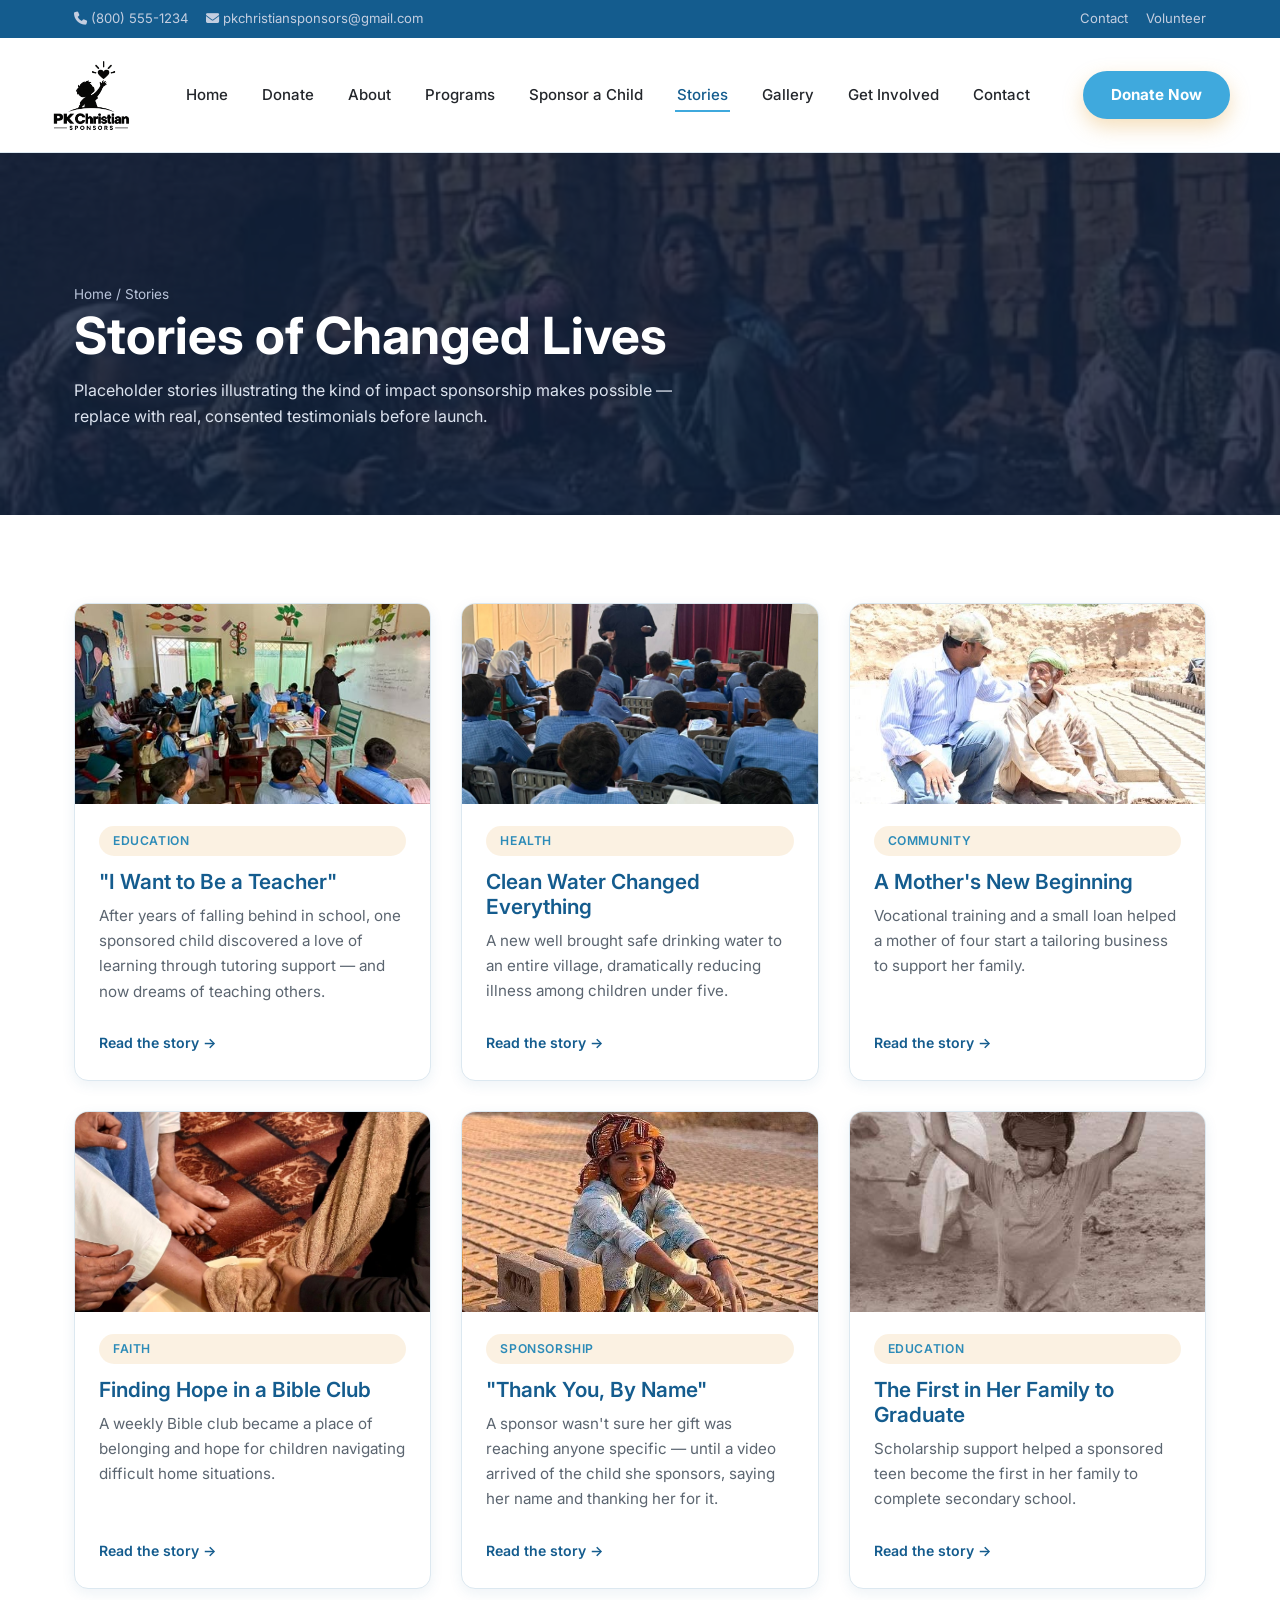
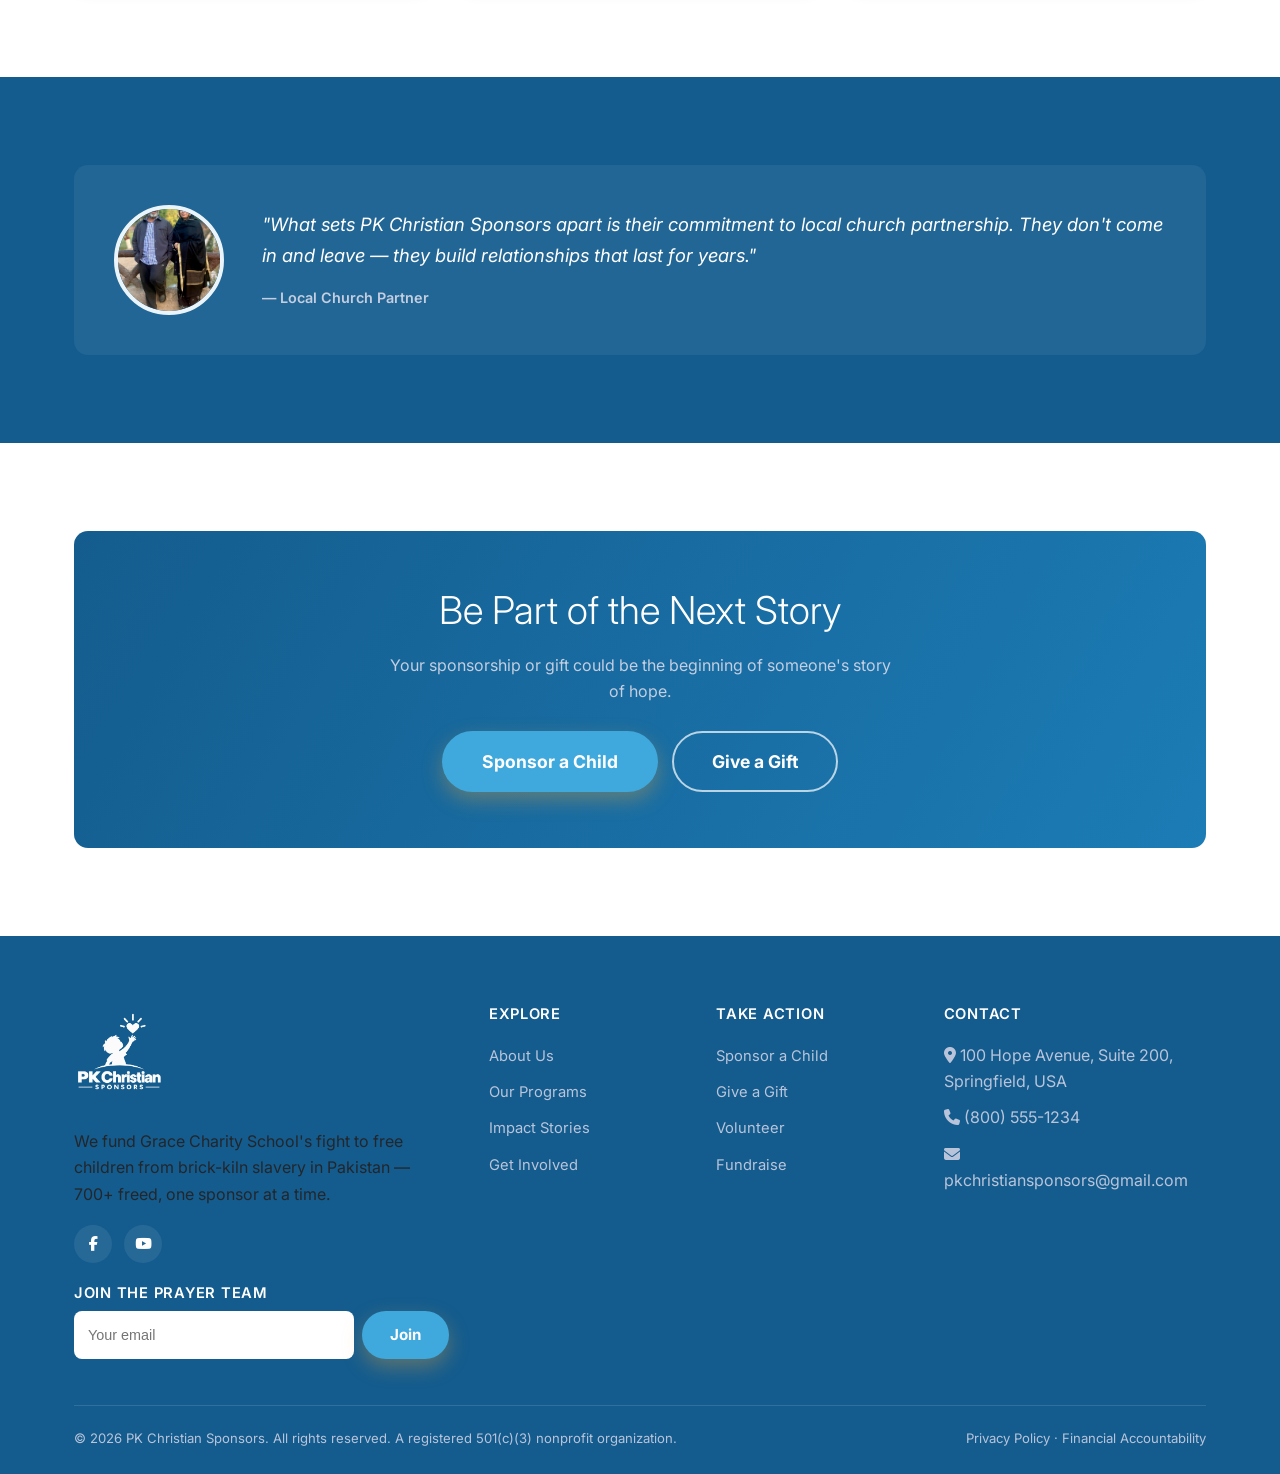
<file: stories.html>
<!DOCTYPE html>
<html lang="en">
<head>
<meta charset="UTF-8">
<meta name="viewport" content="width=device-width, initial-scale=1.0">
<title>Impact Stories | PK Christian Sponsors</title>
<meta name="description" content="Read stories of changed lives through PK Christian Sponsors' child sponsorship and community programs.">
<link rel="icon" href="data:image/svg+xml,<svg xmlns=%22http://www.w3.org/2000/svg%22 viewBox=%220 0 100 100%22><text y=%22.9em%22 font-size=%2290%22>✝️</text></svg>">
<link rel="preconnect" href="https://fonts.googleapis.com">
<link href="https://fonts.googleapis.com/css2?family=Inter:wght@300;400;500;600;700&display=swap" rel="stylesheet">
<link rel="stylesheet" href="https://cdnjs.cloudflare.com/ajax/libs/font-awesome/6.5.1/css/all.min.css">
<link rel="stylesheet" href="css/style.css">
<!-- Meta Pixel Code -->
<script>
!function(f,b,e,v,n,t,s)
{if(f.fbq)return;n=f.fbq=function(){n.callMethod?
n.callMethod.apply(n,arguments):n.queue.push(arguments)};
if(!f._fbq)f._fbq=n;n.push=n;n.loaded=!0;n.version='2.0';
n.queue=[];t=b.createElement(e);t.async=!0;
t.src=v;s=b.getElementsByTagName(e)[0];
s.parentNode.insertBefore(t,s)}(window, document,'script',
'https://connect.facebook.net/en_US/fbevents.js');
fbq('init', '28397138999896163');
fbq('track', 'PageView');
</script>
<!-- End Meta Pixel Code -->
</head>
<body>
<noscript><img height="1" width="1" style="display:none"
src="https://www.facebook.com/tr?id=28397138999896163&ev=PageView&noscript=1"
/></noscript>

<div class="topbar">
  <div class="container">
    <div class="topbar-links">
      <a href="tel:+18005551234"><i class="fa-solid fa-phone"></i> (800) 555-1234</a>
      <a href="mailto:pkchristiansponsors@gmail.com"><i class="fa-solid fa-envelope"></i> pkchristiansponsors@gmail.com</a>
    </div>
    <div class="topbar-links">
      <a href="contact.html">Contact</a>
      <a href="get-involved.html">Volunteer</a>
    </div>
  </div>
</div>

<header class="site-header">
  <div class="container nav">
    <a href="index.html" class="brand">
      <img src="images/logo-black.png" alt="PK Christian Sponsors" class="brand-logo">
    </a>
    <nav>
      <ul class="nav-links">
        <li><a href="index.html">Home</a></li>
        <li><a href="donate.html">Donate</a></li>
        <li><a href="about.html">About</a></li>
        <li><a href="programs.html">Programs</a></li>
        <li><a href="sponsor.html">Sponsor a Child</a></li>
        <li><a href="stories.html" class="active">Stories</a></li>
        <li><a href="gallery.html">Gallery</a></li>
        <li><a href="get-involved.html">Get Involved</a></li>
        <li><a href="contact.html">Contact</a></li>
      </ul>
    </nav>
    <div class="nav-cta">
      <a href="donate.html" class="btn btn--gold btn--sm">Donate Now</a>
      <button class="nav-toggle" aria-label="Toggle menu"><span></span><span></span><span></span></button>
    </div>
  </div>
</header>

<section class="page-hero" style="background-image:url('images/gallery/753880991_10239234297588370_2569076863848488071_n.jpg');">
  <div class="container">
    <div class="breadcrumb"><a href="index.html">Home</a> / Stories</div>
    <h1>Stories of Changed Lives</h1>
    <p style="max-width:600px;color:#DCE3EF;">Placeholder stories illustrating the kind of impact sponsorship makes possible — replace with real, consented testimonials before launch.</p>
  </div>
</section>

<section class="section">
  <div class="container">
    <div class="grid grid--3">
      <div class="card">
        <img src="images/gallery/690743037_10238207176830993_1289123557709579518_n.jpg" alt="Students writing in a classroom at Grace Charity School">
        <div class="card-body">
          <span class="tag-pill">Education</span>
          <h3>"I Want to Be a Teacher"</h3>
          <p>After years of falling behind in school, one sponsored child discovered a love of learning through tutoring support — and now dreams of teaching others.</p>
          <a href="#" class="card-link">Read the story →</a>
        </div>
      </div>
      <div class="card">
        <img src="images/gallery/692203567_10238207179831068_1330099854558669657_n.jpg" alt="Students in an assembly hall at Grace Charity School">
        <div class="card-body">
          <span class="tag-pill">Health</span>
          <h3>Clean Water Changed Everything</h3>
          <p>A new well brought safe drinking water to an entire village, dramatically reducing illness among children under five.</p>
          <a href="#" class="card-link">Read the story →</a>
        </div>
      </div>
      <div class="card">
        <img src="images/gallery/589378306_10235771843869191_8530386273423973942_n.jpg" alt="Grace Charity School staff speaking with a man at a brick kiln">
        <div class="card-body">
          <span class="tag-pill">Community</span>
          <h3>A Mother's New Beginning</h3>
          <p>Vocational training and a small loan helped a mother of four start a tailoring business to support her family.</p>
          <a href="#" class="card-link">Read the story →</a>
        </div>
      </div>
      <div class="card">
        <img src="images/gallery/660328070_10237754782321413_5086855025857226606_n.jpg" alt="Pastor Victor Sammuel preaching at Grace Bible Church">
        <div class="card-body">
          <span class="tag-pill">Faith</span>
          <h3>Finding Hope in a Bible Club</h3>
          <p>A weekly Bible club became a place of belonging and hope for children navigating difficult home situations.</p>
          <a href="#" class="card-link">Read the story →</a>
        </div>
      </div>
      <div class="card">
        <img src="images/gallery/752952184_10239234298108383_1488231877629323067_n.jpg" alt="A smiling girl at a brick kiln in Pakistan">
        <div class="card-body">
          <span class="tag-pill">Sponsorship</span>
          <h3>"Thank You, By Name"</h3>
          <p>A sponsor wasn't sure her gift was reaching anyone specific — until a video arrived of the child she sponsors, saying her name and thanking her for it.</p>
          <a href="#" class="card-link">Read the story →</a>
        </div>
      </div>
      <div class="card">
        <img src="images/gallery/593585728_10235902012643329_3356863374190397718_n.jpg" alt="A child carrying bricks at a kiln in Pakistan">
        <div class="card-body">
          <span class="tag-pill">Education</span>
          <h3>The First in Her Family to Graduate</h3>
          <p>Scholarship support helped a sponsored teen become the first in her family to complete secondary school.</p>
          <a href="#" class="card-link">Read the story →</a>
        </div>
      </div>
    </div>
  </div>
</section>

<section class="section section--navy">
  <div class="container">
    <div class="testimonial" style="background:rgba(255,255,255,0.06);box-shadow:none;">
      <img src="images/gallery/661758375_10237769281283878_5466454677285991720_n.jpg" alt="Pastor Victor Sammuel and his wife Sofia">
      <div>
        <blockquote style="color:var(--white);">"What sets PK Christian Sponsors apart is their commitment to local church partnership. They don't come in and leave — they build relationships that last for years."</blockquote>
        <cite style="color:#C4CEE0;">— Local Church Partner</cite>
      </div>
    </div>
  </div>
</section>

<section class="section">
  <div class="container">
    <div class="cta-banner">
      <h2>Be Part of the Next Story</h2>
      <p style="max-width:520px;margin:0 auto 26px;">Your sponsorship or gift could be the beginning of someone's story of hope.</p>
      <div class="btn-row" style="justify-content:center;">
        <a href="sponsor.html" class="btn btn--gold">Sponsor a Child</a>
        <a href="donate.html" class="btn btn--outline">Give a Gift</a>
      </div>
    </div>
  </div>
</section>

<footer class="site-footer">
  <div class="container">
    <div class="footer-grid">
      <div>
        <div class="footer-brand">
          <img src="images/logo-white.png" alt="PK Christian Sponsors" class="footer-logo">
        </div>
        <p>We fund Grace Charity School's fight to free children from brick-kiln slavery in Pakistan — 700+ freed, one sponsor at a time.</p>
        <div class="social-row">
          <a href="#" aria-label="Facebook"><i class="fa-brands fa-facebook-f"></i></a>
          <a href="#" aria-label="YouTube"><i class="fa-brands fa-youtube"></i></a>
        </div>
        <div class="footer-prayer" style="margin-top:22px;">
          <h4 style="margin-bottom:8px;">Join the Prayer Team</h4>
          <form name="prayer-team" method="POST" data-netlify="true" netlify-honeypot="bot-field" action="/thank-you.html" style="display:flex;gap:8px;flex-wrap:wrap;">
            <input type="hidden" name="form-name" value="prayer-team">
            <p class="hp-field"><label>Don't fill this out if you're human: <input name="bot-field"></label></p>
            <input type="email" name="email" placeholder="Your email" required style="flex:1;min-width:160px;padding:10px 14px;border-radius:8px;border:none;font-size:0.9rem;">
            <button type="submit" class="btn btn--gold btn--sm" style="flex-shrink:0;white-space:nowrap;">Join</button>
          </form>
        </div>
      </div>
      <div>
        <h4>Explore</h4>
        <ul>
          <li><a href="about.html">About Us</a></li>
          <li><a href="programs.html">Our Programs</a></li>
          <li><a href="stories.html">Impact Stories</a></li>
          <li><a href="get-involved.html">Get Involved</a></li>
        </ul>
      </div>
      <div>
        <h4>Take Action</h4>
        <ul>
          <li><a href="sponsor.html">Sponsor a Child</a></li>
          <li><a href="donate.html">Give a Gift</a></li>
          <li><a href="get-involved.html#volunteer">Volunteer</a></li>
          <li><a href="get-involved.html#fundraise">Fundraise</a></li>
        </ul>
      </div>
      <div>
        <h4>Contact</h4>
        <ul>
          <li><i class="fa-solid fa-location-dot"></i> 100 Hope Avenue, Suite 200, Springfield, USA</li>
          <li><i class="fa-solid fa-phone"></i> (800) 555-1234</li>
          <li><i class="fa-solid fa-envelope"></i> pkchristiansponsors@gmail.com</li>
        </ul>
      </div>
    </div>
    <div class="footer-bottom">
      <span>© 2026 PK Christian Sponsors. All rights reserved. A registered 501(c)(3) nonprofit organization.</span>
      <span><a href="privacy.html">Privacy Policy</a> · <a href="financial-accountability.html">Financial Accountability</a></span>
    </div>
  </div>
</footer>

<script src="js/main.js"></script>
</body>
</html>
</file>
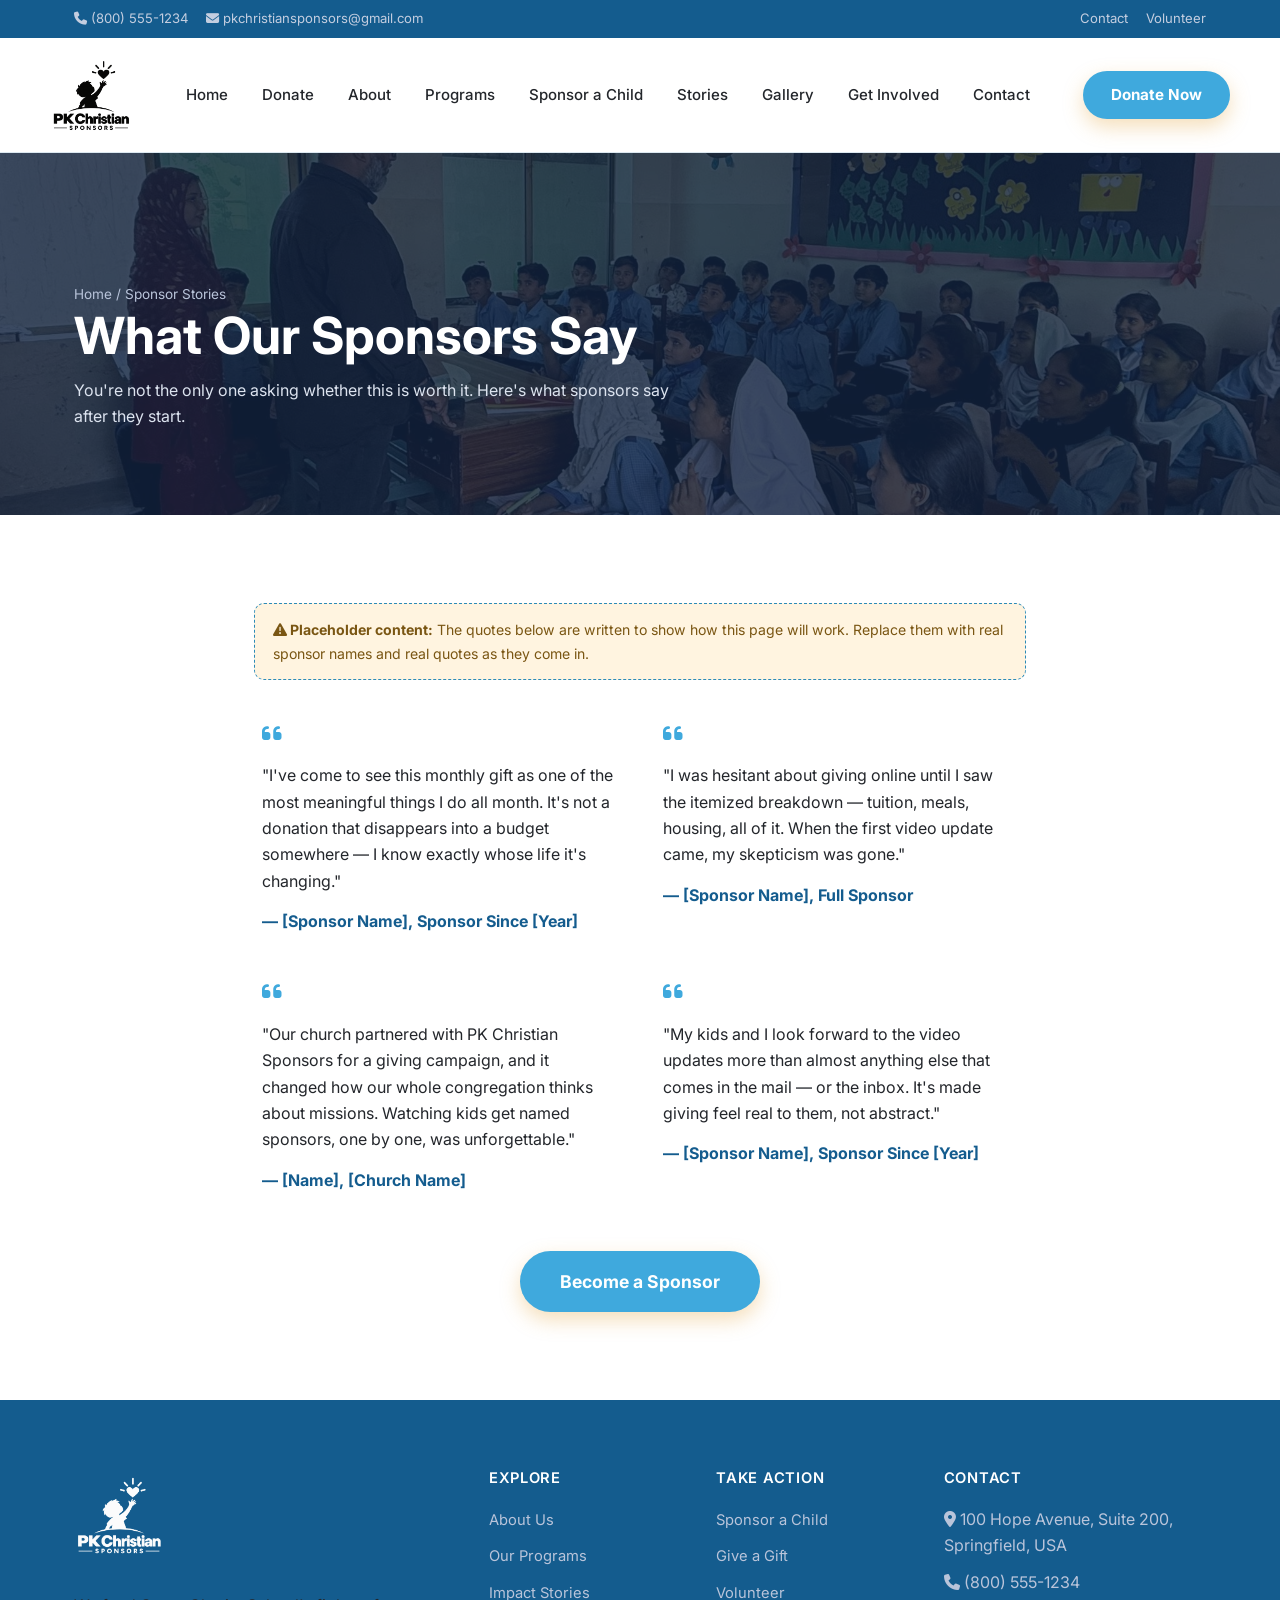
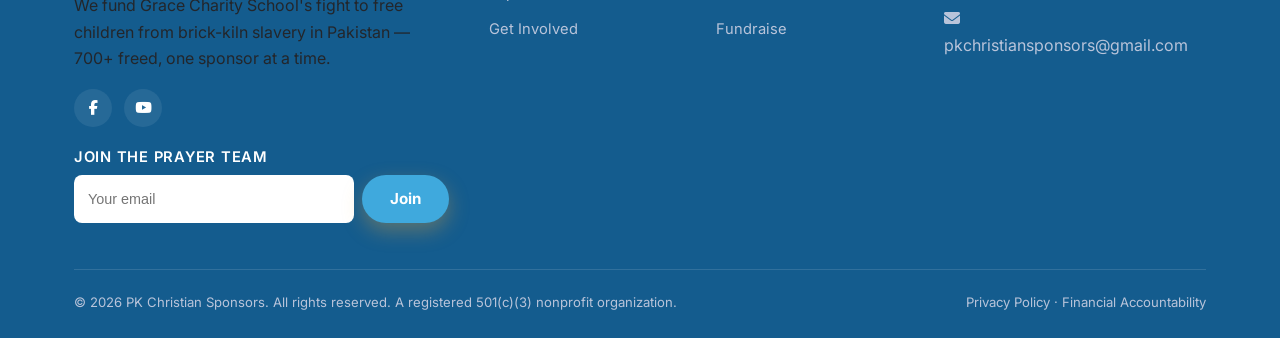
<file: testimonials.html>
<!DOCTYPE html>
<html lang="en">
<head>
<meta charset="UTF-8">
<meta name="viewport" content="width=device-width, initial-scale=1.0">
<title>Sponsor Stories | PK Christian Sponsors</title>
<meta name="description" content="Hear from sponsors about what it's like to support a child at Grace Charity School.">
<link rel="icon" href="data:image/svg+xml,<svg xmlns=%22http://www.w3.org/2000/svg%22 viewBox=%220 0 100 100%22><text y=%22.9em%22 font-size=%2290%22>✝️</text></svg>">
<link rel="preconnect" href="https://fonts.googleapis.com">
<link href="https://fonts.googleapis.com/css2?family=Inter:wght@300;400;500;600;700&display=swap" rel="stylesheet">
<link rel="stylesheet" href="https://cdnjs.cloudflare.com/ajax/libs/font-awesome/6.5.1/css/all.min.css">
<link rel="stylesheet" href="css/style.css">
<!-- Meta Pixel Code -->
<script>
!function(f,b,e,v,n,t,s)
{if(f.fbq)return;n=f.fbq=function(){n.callMethod?
n.callMethod.apply(n,arguments):n.queue.push(arguments)};
if(!f._fbq)f._fbq=n;n.push=n;n.loaded=!0;n.version='2.0';
n.queue=[];t=b.createElement(e);t.async=!0;
t.src=v;s=b.getElementsByTagName(e)[0];
s.parentNode.insertBefore(t,s)}(window, document,'script',
'https://connect.facebook.net/en_US/fbevents.js');
fbq('init', '28397138999896163');
fbq('track', 'PageView');
</script>
<!-- End Meta Pixel Code -->
</head>
<body>
<noscript><img height="1" width="1" style="display:none"
src="https://www.facebook.com/tr?id=28397138999896163&ev=PageView&noscript=1"
/></noscript>

<div class="topbar">
  <div class="container">
    <div class="topbar-links">
      <a href="tel:+18005551234"><i class="fa-solid fa-phone"></i> (800) 555-1234</a>
      <a href="mailto:pkchristiansponsors@gmail.com"><i class="fa-solid fa-envelope"></i> pkchristiansponsors@gmail.com</a>
    </div>
    <div class="topbar-links">
      <a href="contact.html">Contact</a>
      <a href="get-involved.html">Volunteer</a>
    </div>
  </div>
</div>

<header class="site-header">
  <div class="container nav">
    <a href="index.html" class="brand">
      <img src="images/logo-black.png" alt="PK Christian Sponsors" class="brand-logo">
    </a>
    <nav>
      <ul class="nav-links">
        <li><a href="index.html">Home</a></li>
        <li><a href="donate.html">Donate</a></li>
        <li><a href="about.html">About</a></li>
        <li><a href="programs.html">Programs</a></li>
        <li><a href="sponsor.html">Sponsor a Child</a></li>
        <li><a href="stories.html">Stories</a></li>
        <li><a href="gallery.html">Gallery</a></li>
        <li><a href="get-involved.html">Get Involved</a></li>
        <li><a href="contact.html">Contact</a></li>
      </ul>
    </nav>
    <div class="nav-cta">
      <a href="donate.html" class="btn btn--gold btn--sm">Donate Now</a>
      <button class="nav-toggle" aria-label="Toggle menu"><span></span><span></span><span></span></button>
    </div>
  </div>
</header>

<section class="page-hero" style="background-image:url('images/gallery/690743312_10238207178231028_1238630617117092862_n.jpg');min-height:260px;">
  <div class="container">
    <div class="breadcrumb"><a href="index.html">Home</a> / Sponsor Stories</div>
    <h1>What Our Sponsors Say</h1>
    <p style="max-width:600px;color:#DCE3EF;">You're not the only one asking whether this is worth it. Here's what sponsors say after they start.</p>
  </div>
</section>

<section class="section">
  <div class="container" style="max-width:820px;">
    <div class="sample-flag">
      <strong><i class="fa-solid fa-triangle-exclamation"></i> Placeholder content:</strong>
      The quotes below are written to show how this page will work. Replace them with real sponsor names and real quotes as they come in.
    </div>

    <div class="grid grid--2" style="gap:30px;">
      <div class="value-card" style="text-align:left;">
        <i class="fa-solid fa-quote-left" style="color:var(--gold);font-size:1.4rem;"></i>
        <p style="margin:14px 0;">"I've come to see this monthly gift as one of the most meaningful things I do all month. It's not a donation that disappears into a budget somewhere — I know exactly whose life it's changing."</p>
        <p style="font-weight:700;color:var(--navy);margin-bottom:0;">— [Sponsor Name], Sponsor Since [Year]</p>
      </div>
      <div class="value-card" style="text-align:left;">
        <i class="fa-solid fa-quote-left" style="color:var(--gold);font-size:1.4rem;"></i>
        <p style="margin:14px 0;">"I was hesitant about giving online until I saw the itemized breakdown — tuition, meals, housing, all of it. When the first video update came, my skepticism was gone."</p>
        <p style="font-weight:700;color:var(--navy);margin-bottom:0;">— [Sponsor Name], Full Sponsor</p>
      </div>
      <div class="value-card" style="text-align:left;">
        <i class="fa-solid fa-quote-left" style="color:var(--gold);font-size:1.4rem;"></i>
        <p style="margin:14px 0;">"Our church partnered with PK Christian Sponsors for a giving campaign, and it changed how our whole congregation thinks about missions. Watching kids get named sponsors, one by one, was unforgettable."</p>
        <p style="font-weight:700;color:var(--navy);margin-bottom:0;">— [Name], [Church Name]</p>
      </div>
      <div class="value-card" style="text-align:left;">
        <i class="fa-solid fa-quote-left" style="color:var(--gold);font-size:1.4rem;"></i>
        <p style="margin:14px 0;">"My kids and I look forward to the video updates more than almost anything else that comes in the mail — or the inbox. It's made giving feel real to them, not abstract."</p>
        <p style="font-weight:700;color:var(--navy);margin-bottom:0;">— [Sponsor Name], Sponsor Since [Year]</p>
      </div>
    </div>

    <div class="text-center" style="margin-top:50px;">
      <a href="donate.html" class="btn btn--gold">Become a Sponsor</a>
    </div>
  </div>
</section>

<footer class="site-footer">
  <div class="container">
    <div class="footer-grid">
      <div>
        <div class="footer-brand">
          <img src="images/logo-white.png" alt="PK Christian Sponsors" class="footer-logo">
        </div>
        <p>We fund Grace Charity School's fight to free children from brick-kiln slavery in Pakistan — 700+ freed, one sponsor at a time.</p>
        <div class="social-row">
          <a href="#" aria-label="Facebook"><i class="fa-brands fa-facebook-f"></i></a>
          <a href="#" aria-label="YouTube"><i class="fa-brands fa-youtube"></i></a>
        </div>
        <div class="footer-prayer" style="margin-top:22px;">
          <h4 style="margin-bottom:8px;">Join the Prayer Team</h4>
          <form name="prayer-team" method="POST" data-netlify="true" netlify-honeypot="bot-field" action="/thank-you.html" style="display:flex;gap:8px;flex-wrap:wrap;">
            <input type="hidden" name="form-name" value="prayer-team">
            <p class="hp-field"><label>Don't fill this out if you're human: <input name="bot-field"></label></p>
            <input type="email" name="email" placeholder="Your email" required style="flex:1;min-width:160px;padding:10px 14px;border-radius:8px;border:none;font-size:0.9rem;">
            <button type="submit" class="btn btn--gold btn--sm" style="flex-shrink:0;white-space:nowrap;">Join</button>
          </form>
        </div>
      </div>
      <div>
        <h4>Explore</h4>
        <ul>
          <li><a href="about.html">About Us</a></li>
          <li><a href="programs.html">Our Programs</a></li>
          <li><a href="stories.html">Impact Stories</a></li>
          <li><a href="get-involved.html">Get Involved</a></li>
        </ul>
      </div>
      <div>
        <h4>Take Action</h4>
        <ul>
          <li><a href="sponsor.html">Sponsor a Child</a></li>
          <li><a href="donate.html">Give a Gift</a></li>
          <li><a href="get-involved.html#volunteer">Volunteer</a></li>
          <li><a href="get-involved.html#fundraise">Fundraise</a></li>
        </ul>
      </div>
      <div>
        <h4>Contact</h4>
        <ul>
          <li><i class="fa-solid fa-location-dot"></i> 100 Hope Avenue, Suite 200, Springfield, USA</li>
          <li><i class="fa-solid fa-phone"></i> (800) 555-1234</li>
          <li><i class="fa-solid fa-envelope"></i> pkchristiansponsors@gmail.com</li>
        </ul>
      </div>
    </div>
    <div class="footer-bottom">
      <span>© 2026 PK Christian Sponsors. All rights reserved. A registered 501(c)(3) nonprofit organization.</span>
      <span><a href="privacy.html">Privacy Policy</a> · <a href="financial-accountability.html">Financial Accountability</a></span>
    </div>
  </div>
</footer>

<script src="js/main.js"></script>
</body>
</html>
</file>
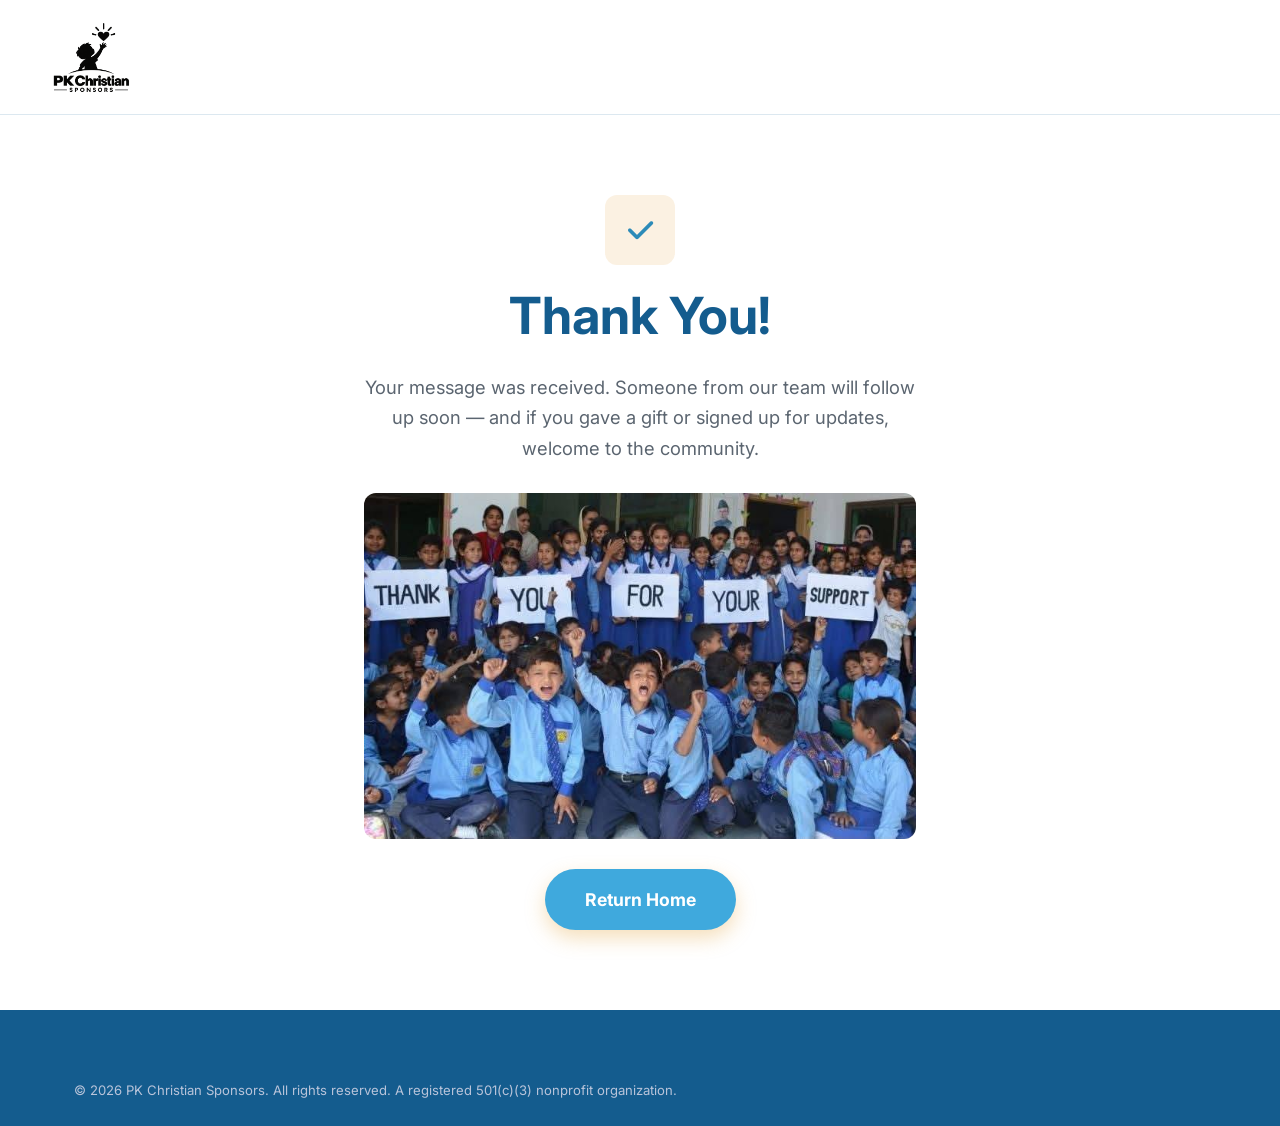
<file: thank-you.html>
<!DOCTYPE html>
<html lang="en">
<head>
<meta charset="UTF-8">
<meta name="viewport" content="width=device-width, initial-scale=1.0">
<title>Thank You | PK Christian Sponsors</title>
<meta name="robots" content="noindex">
<link rel="icon" href="data:image/svg+xml,<svg xmlns=%22http://www.w3.org/2000/svg%22 viewBox=%220 0 100 100%22><text y=%22.9em%22 font-size=%2290%22>✝️</text></svg>">
<link rel="preconnect" href="https://fonts.googleapis.com">
<link href="https://fonts.googleapis.com/css2?family=Inter:wght@300;400;500;600;700&display=swap" rel="stylesheet">
<link rel="stylesheet" href="https://cdnjs.cloudflare.com/ajax/libs/font-awesome/6.5.1/css/all.min.css">
<link rel="stylesheet" href="css/style.css">
<!-- Meta Pixel Code -->
<script>
!function(f,b,e,v,n,t,s)
{if(f.fbq)return;n=f.fbq=function(){n.callMethod?
n.callMethod.apply(n,arguments):n.queue.push(arguments)};
if(!f._fbq)f._fbq=n;n.push=n;n.loaded=!0;n.version='2.0';
n.queue=[];t=b.createElement(e);t.async=!0;
t.src=v;s=b.getElementsByTagName(e)[0];
s.parentNode.insertBefore(t,s)}(window, document,'script',
'https://connect.facebook.net/en_US/fbevents.js');
fbq('init', '28397138999896163');
fbq('track', 'PageView');
</script>
<!-- End Meta Pixel Code -->
</head>
<body>
<noscript><img height="1" width="1" style="display:none"
src="https://www.facebook.com/tr?id=28397138999896163&ev=PageView&noscript=1"
/></noscript>

<header class="site-header">
  <div class="container nav">
    <a href="index.html" class="brand">
      <img src="images/logo-black.png" alt="PK Christian Sponsors" class="brand-logo">
    </a>
  </div>
</header>

<section class="section text-center" style="padding:80px 0;">
  <div class="container" style="max-width:600px;">
    <div class="icon-badge" style="margin:0 auto 20px;width:70px;height:70px;font-size:1.8rem;"><i class="fa-solid fa-check"></i></div>
    <h1>Thank You!</h1>
    <p class="lede text-center">Your message was received. Someone from our team will follow up soon — and if you gave a gift or signed up for updates, welcome to the community.</p>
    <img src="images/gallery/thank-you-for-your-support.jpg" alt="Students at Grace Charity School holding a thank you sign" style="width:100%;border-radius:12px;margin:30px 0;">
    <a href="index.html" class="btn btn--gold">Return Home</a>
  </div>
</section>

<footer class="site-footer">
  <div class="container">
    <div class="footer-bottom" style="border-top:none;padding-top:0;">
      <span>© 2026 PK Christian Sponsors. All rights reserved. A registered 501(c)(3) nonprofit organization.</span>
    </div>
  </div>
</footer>

</body>
</html>
</file>
<file: css/style.css>
/* ==========================================================================
   PK Christian Sponsors — Stylesheet
   ========================================================================== */

:root {
  /* Variable names kept from the original navy/gold scheme to avoid touching
     every rule below — values now point to a white + light-blue palette. */
  --navy: #145C8E;        /* deep blue — headings, dark sections, footer */
  --navy-light: #1C7CB5;  /* lighter deep blue — hovers, gradients */
  --gold: #3FA9DD;        /* sky blue — primary buttons, accents */
  --gold-dark: #2C8BB8;   /* darker sky blue — hover states */
  --cream: #EAF4FB;       /* pale blue tint — alternate section background */
  --white: #FFFFFF;
  --text: #23262B;
  --muted: #5B6570;
  --border: #DCE8F0;
  --success: #3E7B5B;

  --font-head: 'Inter', 'Segoe UI', sans-serif;
  --font-body: 'Inter', 'Segoe UI', sans-serif;

  --container: 1180px;
  --radius: 14px;
  --shadow: 0 10px 30px rgba(20, 92, 142, 0.10);
  --shadow-sm: 0 4px 14px rgba(20, 92, 142, 0.08);
}

* { box-sizing: border-box; }

html { scroll-behavior: smooth; }

body {
  margin: 0;
  font-family: var(--font-body);
  color: var(--text);
  background: var(--white);
  line-height: 1.65;
  -webkit-font-smoothing: antialiased;
}

img { max-width: 100%; display: block; }

h1, h2, h3, h4 {
  font-family: var(--font-head);
  color: var(--navy);
  line-height: 1.2;
  margin: 0 0 0.5em;
  font-weight: 600;
}

h1 { font-size: clamp(2.1rem, 4vw, 3.2rem); font-weight: 700; }
h2 { font-size: clamp(1.7rem, 3vw, 2.4rem); font-weight: 300; }
h3 { font-size: 1.3rem; font-weight: 600; }

p { margin: 0 0 1em; color: var(--text); }

a { color: var(--navy); text-decoration: none; }

.container {
  max-width: var(--container);
  margin: 0 auto;
  padding: 0 24px;
}

.eyebrow {
  display: inline-block;
  font-family: var(--font-head);
  font-size: 0.78rem;
  letter-spacing: 0.14em;
  text-transform: uppercase;
  color: var(--gold-dark);
  font-weight: 600;
  margin-bottom: 12px;
}

.lede {
  font-size: 1.15rem;
  color: var(--muted);
  max-width: 640px;
}

.section {
  padding: 88px 0;
}
.section--tight { padding: 56px 0; }
.section--cream { background: var(--cream); }
.section--navy { background: var(--navy); color: #DCE3EF; }
.section--navy h2, .section--navy h3 { color: var(--white); }
.section--navy p { color: #C4CEE0; }

.text-center { text-align: center; margin-left: auto; margin-right: auto; }

/* Buttons */
.btn {
  display: inline-flex;
  align-items: center;
  gap: 10px;
  font-family: var(--font-head);
  font-weight: 700;
  font-size: 1.1rem;
  padding: 18px 38px;
  border-radius: 999px;
  border: 2px solid transparent;
  cursor: pointer;
  transition: transform 0.15s ease, box-shadow 0.15s ease, background 0.15s ease, color 0.15s ease;
  text-align: center;
  line-height: 1.2;
}
.btn:hover { transform: translateY(-2px); }

.btn--gold {
  background: var(--gold);
  color: var(--white);
  box-shadow: 0 8px 20px rgba(227, 162, 60, 0.35);
}
.btn--gold:hover { background: var(--gold-dark); }

.btn--outline {
  background: transparent;
  border-color: rgba(255,255,255,0.7);
  color: var(--white);
}
.btn--outline:hover { background: rgba(255,255,255,0.12); }

.btn--navy {
  background: var(--navy);
  color: var(--white);
}
.btn--navy:hover { background: var(--navy-light); }

.btn--ghost {
  background: transparent;
  border-color: var(--navy);
  color: var(--navy);
}
.btn--ghost:hover { background: var(--navy); color: var(--white); }

.btn--block { width: 100%; justify-content: center; }
.btn--sm { padding: 13px 26px; font-size: 0.95rem; }

.btn-row { display: flex; flex-wrap: wrap; gap: 14px; }

/* ==========================================================================
   Top bar + Header
   ========================================================================== */

.topbar {
  background: var(--navy);
  color: #C4CEE0;
  font-size: 0.82rem;
}
.topbar .container {
  display: flex;
  justify-content: space-between;
  align-items: center;
  padding-top: 8px;
  padding-bottom: 8px;
  flex-wrap: wrap;
  gap: 6px;
}
.topbar a { color: #C4CEE0; }
.topbar .topbar-links { display: flex; gap: 18px; }
.topbar .topbar-links a:hover { color: var(--gold); }

header.site-header {
  position: sticky;
  top: 0;
  z-index: 50;
  background: var(--white);
  border-bottom: 1px solid var(--border);
}

.nav {
  display: flex;
  align-items: center;
  justify-content: space-between;
  padding: 16px 0;
}

.brand {
  display: flex;
  align-items: center;
  gap: 10px;
  font-family: var(--font-head);
  font-weight: 700;
  font-size: 1.15rem;
  color: var(--navy);
}
.brand .mark {
  width: 42px;
  height: 42px;
  border-radius: 50%;
  background: linear-gradient(135deg, var(--navy), var(--navy-light));
  color: var(--gold);
  display: flex;
  align-items: center;
  justify-content: center;
  font-family: var(--font-head);
  font-weight: 700;
}
.brand small {
  display: block;
  font-family: var(--font-body);
  font-weight: 500;
  font-size: 0.68rem;
  letter-spacing: 0.08em;
  text-transform: uppercase;
  color: var(--muted);
}
.brand-logo {
  height: 82px;
  width: auto;
  display: block;
}
@media (max-width: 760px) {
  .brand-logo { height: 64px; }
}
.footer-logo {
  height: 90px;
  width: auto;
  display: block;
  margin-bottom: 16px;
}

.nav-links {
  display: flex;
  align-items: center;
  gap: 30px;
  list-style: none;
  margin: 0;
  padding: 0;
}
.nav-links a {
  font-family: var(--font-head);
  font-weight: 500;
  font-size: 0.94rem;
  color: var(--text);
  padding: 6px 2px;
  border-bottom: 2px solid transparent;
}
.nav-links a:hover,
.nav-links a.active {
  color: var(--navy);
  border-bottom-color: var(--gold);
}

.nav-cta { display: flex; align-items: center; gap: 16px; }

.nav-toggle {
  display: none;
  background: none;
  border: none;
  cursor: pointer;
  padding: 8px;
}
.nav-toggle span {
  display: block;
  width: 26px;
  height: 2px;
  background: var(--navy);
  margin: 5px 0;
  transition: 0.2s;
}

/* ==========================================================================
   Hero
   ========================================================================== */

.hero {
  position: relative;
  color: var(--white);
  display: flex;
  align-items: center;
  min-height: 620px;
  background-size: cover;
  background-position: center;
}
.hero::before {
  content: "";
  position: absolute;
  inset: 0;
  background: linear-gradient(100deg, rgba(18,35,63,0.92) 20%, rgba(18,35,63,0.55) 60%, rgba(18,35,63,0.35) 100%);
}
.hero .container { position: relative; z-index: 2; }
.hero-content { max-width: 640px; }
.hero p.lede { color: #E7ECF5; }
.hero h1 { color: var(--white); }

.page-hero {
  position: relative;
  color: var(--white);
  background-size: cover;
  background-position: center;
  padding: 130px 0 70px;
}
.page-hero::before {
  content: "";
  position: absolute;
  inset: 0;
  background: rgba(18,35,63,0.82);
}
.page-hero .container { position: relative; z-index: 2; }
.page-hero h1 { color: var(--white); margin-bottom: 10px; }
.breadcrumb { font-size: 0.85rem; color: #B9C4DA; }
.breadcrumb a { color: #B9C4DA; }
.breadcrumb a:hover { color: var(--gold); }

/* ==========================================================================
   Stats bar
   ========================================================================== */

.stats {
  background: var(--navy);
  color: var(--white);
}
.stats-grid {
  display: grid;
  grid-template-columns: repeat(2, 1fr);
  gap: 24px;
  max-width: 560px;
  margin: 0 auto;
  padding: 44px 0;
  text-align: center;
}
.stats-grid .num {
  font-family: var(--font-head);
  font-size: clamp(1.8rem, 3vw, 2.6rem);
  font-weight: 700;
  color: var(--gold);
}
.stats-grid .label {
  font-size: 0.88rem;
  color: #C4CEE0;
  letter-spacing: 0.03em;
}

/* ==========================================================================
   Grid / Cards
   ========================================================================== */

.grid {
  display: grid;
  gap: 30px;
}
.grid--2 { grid-template-columns: repeat(2, 1fr); }
.grid--3 { grid-template-columns: repeat(3, 1fr); }
.grid--4 { grid-template-columns: repeat(4, 1fr); }

.split {
  display: grid;
  grid-template-columns: 1fr 1fr;
  gap: 56px;
  align-items: center;
}
.split img { border-radius: var(--radius); box-shadow: var(--shadow); }

.card {
  background: var(--white);
  border-radius: var(--radius);
  overflow: hidden;
  box-shadow: var(--shadow-sm);
  border: 1px solid var(--border);
  display: flex;
  flex-direction: column;
  transition: transform 0.2s ease, box-shadow 0.2s ease;
}
.card:hover { transform: translateY(-4px); box-shadow: var(--shadow); }
.card img { height: 200px; width: 100%; object-fit: cover; }
.card-body { padding: 22px 24px 26px; flex: 1; display: flex; flex-direction: column; }
.card-body h3 { margin-bottom: 8px; }
.card-body p { color: var(--muted); font-size: 0.95rem; flex: 1; }
.card-link {
  font-family: var(--font-head);
  font-weight: 600;
  font-size: 0.88rem;
  color: var(--navy);
  margin-top: 12px;
}
.card-link:hover { color: var(--gold-dark); }

.icon-badge {
  width: 52px;
  height: 52px;
  border-radius: 12px;
  background: rgba(227,162,60,0.15);
  color: var(--gold-dark);
  display: flex;
  align-items: center;
  justify-content: center;
  font-size: 1.4rem;
  margin-bottom: 16px;
}

.value-card { padding: 8px; }

/* Testimonial */
.testimonial {
  background: var(--white);
  border-radius: var(--radius);
  box-shadow: var(--shadow);
  padding: 40px;
  display: grid;
  grid-template-columns: 120px 1fr;
  gap: 28px;
  align-items: center;
}
.testimonial img {
  width: 110px; height: 110px; border-radius: 50%; object-fit: cover;
  border: 4px solid var(--cream);
}
.testimonial blockquote {
  margin: 0 0 14px;
  font-family: var(--font-head);
  font-size: 1.15rem;
  color: var(--navy);
  font-style: italic;
}
.testimonial cite {
  font-style: normal;
  font-weight: 600;
  color: var(--muted);
  font-size: 0.9rem;
}

/* Sponsor / child cards */
.child-card {
  background: var(--white);
  border: 1px solid var(--border);
  border-radius: var(--radius);
  overflow: hidden;
  box-shadow: var(--shadow-sm);
  position: relative;
}
.child-card img { height: 240px; object-fit: cover; }
.child-card .tag {
  position: absolute;
  top: 14px; left: 14px;
  background: var(--gold);
  color: var(--navy);
  font-family: var(--font-head);
  font-weight: 700;
  font-size: 0.72rem;
  letter-spacing: 0.06em;
  text-transform: uppercase;
  padding: 5px 12px;
  border-radius: 999px;
}
.child-card .info { padding: 18px 20px 22px; }
.child-card .info h3 { margin-bottom: 2px; }
.child-card .meta { color: var(--muted); font-size: 0.88rem; margin-bottom: 12px; }

.sample-flag {
  background: #FFF4E0;
  border: 1px dashed var(--gold-dark);
  color: #7A5613;
  border-radius: 10px;
  padding: 14px 18px;
  font-size: 0.88rem;
  margin-bottom: 34px;
}

/* Steps */
.steps { counter-reset: step; }
.step {
  display: flex;
  gap: 20px;
  margin-bottom: 30px;
}
.step .step-num {
  counter-increment: step;
  flex-shrink: 0;
  width: 46px; height: 46px;
  border-radius: 50%;
  background: var(--navy);
  color: var(--gold);
  font-family: var(--font-head);
  font-weight: 700;
  display: flex; align-items: center; justify-content: center;
}
.step .step-num::before { content: counter(step); }

/* Pricing / donate tiers */
.tier {
  border: 2px solid var(--border);
  border-radius: var(--radius);
  padding: 30px 26px;
  text-align: center;
  background: var(--white);
  position: relative;
  transition: border-color 0.2s ease, transform 0.2s ease;
}
.tier:hover { transform: translateY(-4px); }
.tier--featured { border-color: var(--gold); box-shadow: var(--shadow); }
.tier .badge {
  position: absolute; top: -14px; left: 50%; transform: translateX(-50%);
  background: var(--gold); color: var(--navy);
  font-family: var(--font-head); font-weight: 700; font-size: 0.72rem;
  letter-spacing: 0.05em; text-transform: uppercase;
  padding: 5px 14px; border-radius: 999px;
}
.tier .amount {
  font-family: var(--font-head);
  font-size: 2.4rem;
  font-weight: 700;
  color: var(--navy);
  margin: 10px 0;
}
.tier .amount span { font-size: 1rem; color: var(--muted); font-weight: 500; }
.tier ul { list-style: none; padding: 0; margin: 18px 0 26px; text-align: left; }
.tier li { padding: 7px 0; color: var(--muted); font-size: 0.92rem; border-bottom: 1px solid var(--border); }
.tier li:last-child { border-bottom: none; }
.tier li::before { content: "✓ "; color: var(--success); font-weight: 700; }

/* Impact allocation bar */
.allocation { margin: 30px 0; }
.allocation-row { margin-bottom: 18px; }
.allocation-row .row-label {
  display: flex; justify-content: space-between; font-family: var(--font-head);
  font-weight: 600; font-size: 0.92rem; margin-bottom: 6px; color: var(--navy);
}
.bar-track { background: var(--border); border-radius: 999px; height: 10px; overflow: hidden; }
.bar-fill { background: var(--gold); height: 100%; border-radius: 999px; }

/* Forms */
.form-field { margin-bottom: 18px; }
.form-field label {
  display: block;
  font-family: var(--font-head);
  font-weight: 600;
  font-size: 0.88rem;
  margin-bottom: 6px;
  color: var(--navy);
}
.form-field input,
.form-field select,
.form-field textarea {
  width: 100%;
  padding: 12px 14px;
  border: 1px solid var(--border);
  border-radius: 10px;
  font-family: var(--font-body);
  font-size: 0.95rem;
  background: var(--white);
  color: var(--text);
}
.form-field input:focus,
.form-field select:focus,
.form-field textarea:focus {
  outline: none;
  border-color: var(--gold);
  box-shadow: 0 0 0 3px rgba(227,162,60,0.2);
}
.form-row { display: grid; grid-template-columns: 1fr 1fr; gap: 18px; }
.form-note { font-size: 0.82rem; color: var(--muted); margin-top: -6px; }
.hp-field { position: absolute; left: -9999px; }

.amount-grid {
  display: grid;
  grid-template-columns: repeat(4, 1fr);
  gap: 12px;
  margin-bottom: 22px;
}
.amount-option {
  border: 2px solid var(--border);
  border-radius: 10px;
  padding: 14px 8px;
  text-align: center;
  font-family: var(--font-head);
  font-weight: 600;
  color: var(--navy);
  cursor: pointer;
  background: var(--white);
}
.amount-option:hover { border-color: var(--gold); }
.amount-option.selected { border-color: var(--gold); background: #FFF7E9; }

.toggle-group {
  display: inline-flex;
  border: 2px solid var(--border);
  border-radius: 999px;
  padding: 4px;
  margin-bottom: 26px;
}
.toggle-group button {
  border: none;
  background: none;
  font-family: var(--font-head);
  font-weight: 600;
  font-size: 0.9rem;
  padding: 10px 22px;
  border-radius: 999px;
  cursor: pointer;
  color: var(--muted);
}
.toggle-group button.active { background: var(--navy); color: var(--white); }

/* CTA banner */
.cta-banner {
  background: linear-gradient(120deg, var(--navy), var(--navy-light));
  color: var(--white);
  border-radius: var(--radius);
  padding: 56px;
  text-align: center;
  position: relative;
  overflow: hidden;
}
.cta-banner h2 { color: var(--white); }
.cta-banner p { color: #C4CEE0; }

/* Newsletter */
.newsletter {
  background: var(--cream);
  border-radius: var(--radius);
  padding: 40px;
  display: flex;
  justify-content: space-between;
  align-items: center;
  gap: 30px;
  flex-wrap: wrap;
}
.newsletter form { display: flex; gap: 10px; flex: 1; min-width: 280px; }
.newsletter input {
  flex: 1;
  min-width: 0;
  padding: 13px 16px;
  border-radius: 999px;
  border: 1px solid var(--border);
  font-family: var(--font-body);
}
.newsletter form button { flex-shrink: 0; white-space: nowrap; }

/* Team */
.team-card { text-align: center; }
.team-card img {
  width: 100%; aspect-ratio: 1/1; object-fit: cover;
  border-radius: var(--radius);
  margin-bottom: 16px;
}
.team-card h3 { margin-bottom: 2px; }
.team-card .role { color: var(--gold-dark); font-weight: 600; font-size: 0.88rem; margin-bottom: 10px; }

/* Values grid */
.values-grid { display: grid; grid-template-columns: repeat(4, 1fr); gap: 26px; }

/* Timeline (about) */
.timeline { border-left: 3px solid var(--border); padding-left: 30px; margin-left: 6px; }
.timeline-item { position: relative; padding-bottom: 34px; }
.timeline-item::before {
  content: "";
  position: absolute; left: -38px; top: 4px;
  width: 14px; height: 14px; border-radius: 50%;
  background: var(--gold); border: 3px solid var(--white); box-shadow: 0 0 0 2px var(--gold);
}
.timeline-item .year { font-family: var(--font-head); font-weight: 700; color: var(--navy); }

/* Footer */
footer.site-footer {
  background: var(--navy);
  color: #B9C4DA;
  padding: 70px 0 24px;
}
.footer-grid {
  display: grid;
  grid-template-columns: 2fr 1fr 1fr 1.4fr;
  gap: 40px;
  padding-bottom: 46px;
  border-bottom: 1px solid rgba(255,255,255,0.12);
}
.footer-grid h4 {
  color: var(--white);
  font-size: 0.92rem;
  letter-spacing: 0.05em;
  text-transform: uppercase;
  margin-bottom: 18px;
}
.footer-grid ul { list-style: none; padding: 0; margin: 0; }
.footer-grid li { margin-bottom: 10px; }
.footer-grid a { color: #B9C4DA; font-size: 0.92rem; }
.footer-grid a:hover { color: var(--gold); }
.footer-brand { display: flex; align-items: center; gap: 10px; margin-bottom: 16px; }
.footer-brand span { font-family: var(--font-head); font-weight: 700; color: var(--white); font-size: 1.1rem; }
.social-row { display: flex; gap: 12px; margin-top: 18px; }
.social-row a {
  width: 38px; height: 38px; border-radius: 50%;
  background: rgba(255,255,255,0.08);
  display: flex; align-items: center; justify-content: center;
  color: var(--white);
}
.social-row a:hover { background: var(--gold); color: var(--navy); }
.footer-bottom {
  display: flex; justify-content: space-between; align-items: center;
  padding-top: 22px; font-size: 0.82rem; flex-wrap: wrap; gap: 10px;
}
.footer-bottom a { color: #B9C4DA; }

/* Utilities */
.mt-0 { margin-top: 0; }
.mb-0 { margin-bottom: 0; }
.tag-pill {
  display: inline-block;
  background: rgba(227,162,60,0.15);
  color: var(--gold-dark);
  font-family: var(--font-head);
  font-weight: 600;
  font-size: 0.76rem;
  letter-spacing: 0.05em;
  text-transform: uppercase;
  padding: 5px 14px;
  border-radius: 999px;
  margin-bottom: 14px;
}

/* ==========================================================================
   Sponsorship Builder (checkout-style item picker)
   ========================================================================== */

.quick-bundles {
  display: flex;
  flex-wrap: wrap;
  gap: 14px;
  margin: 28px 0 40px;
}
.bundle-btn {
  border: 2px solid var(--border);
  background: var(--white);
  border-radius: 999px;
  padding: 12px 24px;
  font-family: var(--font-head);
  font-weight: 600;
  font-size: 0.9rem;
  color: var(--navy);
  cursor: pointer;
  transition: border-color 0.15s ease, background 0.15s ease, color 0.15s ease;
}
.bundle-btn:hover { border-color: var(--gold); }
.bundle-btn.active { background: var(--navy); border-color: var(--navy); color: var(--white); }
.bundle-btn .amt { color: var(--gold-dark); font-weight: 700; }
.bundle-btn.active .amt { color: var(--gold); }

.builder-layout {
  display: grid;
  grid-template-columns: 1fr 340px;
  gap: 40px;
  align-items: start;
}

.item-grid { display: grid; gap: 12px; }

.item-card {
  display: flex;
  align-items: center;
  gap: 18px;
  background: var(--white);
  border: 2px solid var(--border);
  border-radius: var(--radius);
  padding: 16px 20px;
  cursor: pointer;
  transition: border-color 0.15s ease, background 0.15s ease;
  user-select: none;
}
.item-card:hover { border-color: var(--gold); }
.item-card.selected { border-color: var(--gold); background: #FFFBF3; }
.item-card .item-icon {
  width: 48px; height: 48px; border-radius: 12px;
  background: rgba(227,162,60,0.15);
  color: var(--gold-dark);
  display: flex; align-items: center; justify-content: center;
  font-size: 1.2rem;
  flex-shrink: 0;
}
.item-card.selected .item-icon { background: var(--gold); color: var(--navy); }
.item-card .item-info { flex: 1; min-width: 0; }
.item-card .item-info h3 {
  font-size: 1rem; margin-bottom: 3px;
  display: flex; align-items: baseline; gap: 10px; flex-wrap: wrap;
}
.item-card .item-price { font-family: var(--font-head); color: var(--gold-dark); font-weight: 700; font-size: 0.9rem; }
.item-card .item-info p { margin: 0; font-size: 0.86rem; color: var(--muted); }
.item-toggle {
  flex-shrink: 0;
  border: 2px solid var(--navy);
  background: var(--white);
  color: var(--navy);
  font-family: var(--font-head);
  font-weight: 600;
  font-size: 0.8rem;
  padding: 9px 16px;
  border-radius: 999px;
  min-width: 90px;
  text-align: center;
  pointer-events: none;
}
.item-card.selected .item-toggle { background: var(--navy); color: var(--white); }

.cart-summary {
  position: sticky;
  top: 96px;
  background: var(--cream);
  border: 1px solid var(--border);
  border-radius: var(--radius);
  padding: 26px;
}
.cart-summary h3 { margin-bottom: 4px; }
.cart-summary .cart-sub { color: var(--muted); font-size: 0.85rem; margin-bottom: 16px; }
.cart-list { list-style: none; padding: 0; margin: 0 0 16px; max-height: 300px; overflow-y: auto; }
.cart-list li {
  display: flex; justify-content: space-between; align-items: center;
  padding: 9px 0; border-bottom: 1px solid var(--border);
  font-size: 0.86rem; color: var(--text); gap: 10px;
}
.cart-list li span:first-child { flex: 1; }
.cart-list .cart-empty { color: var(--muted); font-style: italic; border-bottom: none; padding: 4px 0; }
.cart-line { display: flex; align-items: center; gap: 8px; flex-shrink: 0; }
.cart-remove {
  background: none; border: none; color: var(--muted); font-size: 1.15rem;
  cursor: pointer; line-height: 1; padding: 0;
}
.cart-remove:hover { color: #C0392B; }
.cart-total-row {
  display: flex; align-items: baseline; gap: 6px;
  font-family: var(--font-head); font-weight: 700; color: var(--navy);
  font-size: 1.6rem; padding-top: 14px; border-top: 2px solid var(--border); margin-bottom: 20px;
}
.cart-total-row .cart-total-label { flex: 1; font-size: 0.95rem; font-weight: 600; color: var(--muted); }
.cart-total-row .cart-total-unit { font-size: 0.85rem; font-weight: 500; color: var(--muted); }

.btn[aria-disabled="true"] {
  opacity: 0.5;
  cursor: not-allowed;
  pointer-events: none;
}

#mobileCartBar {
  display: none;
}

@media (max-width: 980px) {
  .builder-layout { grid-template-columns: 1fr; }
}

@media (max-width: 760px) {
  #mobileCartBar {
    display: flex;
    position: fixed;
    bottom: 0; left: 0; right: 0;
    background: var(--navy);
    color: var(--white);
    padding: 14px 20px;
    align-items: center;
    justify-content: space-between;
    gap: 14px;
    z-index: 60;
    box-shadow: 0 -6px 20px rgba(0,0,0,0.25);
  }
  #mobileCartBar .mobile-total { font-family: var(--font-head); }
  #mobileCartBar .mobile-total strong { display: block; font-size: 1.1rem; }
  #mobileCartBar .mobile-total small { display: block; font-weight: 400; font-size: 0.72rem; color: #C4CEE0; }
  body.has-mobile-cart { padding-bottom: 78px; }
}

/* Value-prop callout (video update bonus) */
.value-callout {
  display: flex;
  align-items: center;
  gap: 18px;
  background: linear-gradient(120deg, #EAF4FB, #F7FBFD);
  border: 2px solid var(--gold);
  border-radius: var(--radius);
  padding: 20px 24px;
  margin-bottom: 32px;
}
.value-callout .value-icon {
  width: 54px; height: 54px; border-radius: 50%;
  background: var(--gold); color: var(--white);
  display: flex; align-items: center; justify-content: center;
  font-size: 1.35rem; flex-shrink: 0;
}
.value-callout h3 { margin-bottom: 4px; font-size: 1.05rem; }
.value-callout p { margin: 0; color: var(--muted); font-size: 0.92rem; }

/* Product-style item cards */
.item-grid--products {
  grid-template-columns: repeat(auto-fill, minmax(200px, 1fr));
  gap: 18px;
}
.item-card--product {
  flex-direction: column;
  align-items: stretch;
  padding: 0 0 18px;
  text-align: center;
  gap: 0;
}
.item-card--product .item-photo {
  width: 100%; aspect-ratio: 4/3; overflow: hidden;
  border-radius: 12px 12px 0 0;
  margin-bottom: 14px;
}
.item-card--product .item-photo img { width: 100%; height: 100%; object-fit: cover; display: block; }
.item-card--product .item-info { padding: 0 16px; }
.item-card--product .item-info h3 { justify-content: center; }
.item-card--product .item-toggle { margin: 12px 16px 0; }

/* Crowdfunding-style repairs card */
.repairs-card {
  background: var(--white);
  border: 2px solid var(--border);
  border-radius: var(--radius);
  padding: 32px;
  box-shadow: var(--shadow-sm);
}
.repairs-bar-track { background: var(--border); border-radius: 999px; height: 16px; overflow: hidden; margin: 18px 0 8px; }
.repairs-bar-fill { background: linear-gradient(90deg, var(--gold), var(--gold-dark)); height: 100%; border-radius: 999px; }
.repairs-meta { display: flex; justify-content: space-between; font-weight: 600; color: var(--navy); margin-bottom: 26px; font-size: 0.95rem; }

/* Full-sponsorship value-stack card */
.sponsorship-card {
  display: flex;
  gap: 28px;
  background: var(--white);
  border: 1px solid var(--border);
  border-radius: var(--radius);
  box-shadow: var(--shadow-sm);
  overflow: hidden;
  margin-bottom: 30px;
}
.sponsorship-media { flex: 0 0 42%; min-height: 260px; }
.sponsorship-media img { width: 100%; height: 100%; object-fit: cover; display: block; }
.sponsorship-body { padding: 28px 30px 28px 0; flex: 1; }
.sponsorship-body .price { font-family: var(--font-head); font-size: 2.4rem; font-weight: 700; color: var(--navy); margin: 6px 0 4px; }
.sponsorship-body .price span { font-size: 1rem; font-weight: 500; color: var(--muted); }
.check-list { list-style: none; padding: 0; margin: 16px 0 0; }
.check-list li { padding: 6px 0; color: var(--text); font-size: 0.95rem; }
.check-list li::before { content: "✓ "; color: var(--success); font-weight: 700; }
.check-list--priced li {
  display: flex;
  justify-content: space-between;
  align-items: baseline;
  gap: 12px;
  border-bottom: 1px dashed var(--border);
}
.check-list--priced li:last-child { border-bottom: none; }
.check-list--priced .check-price { font-family: var(--font-head); font-weight: 700; color: var(--navy); flex-shrink: 0; }
@media (max-width: 760px) {
  .sponsorship-card { flex-direction: column; }
  .sponsorship-media { flex: none; height: 200px; }
  .sponsorship-body { padding: 22px; }
}

.select-label {
  font-family: var(--font-head);
  font-weight: 600;
  font-size: 0.92rem;
  color: var(--navy);
  margin: 22px 0 10px;
}

/* Sponsor multiple children — quantity stepper */
.quantity-row {
  display: flex;
  align-items: center;
  justify-content: space-between;
  gap: 12px;
  background: var(--cream);
  border-radius: 10px;
  padding: 12px 16px;
  margin-bottom: 18px;
}
.quantity-label { font-weight: 600; font-size: 0.9rem; color: var(--navy); }
.quantity-stepper {
  display: flex;
  align-items: center;
  gap: 14px;
  flex-shrink: 0;
}
.quantity-stepper button {
  width: 34px; height: 34px;
  border-radius: 50%;
  border: 2px solid var(--navy);
  background: var(--white);
  color: var(--navy);
  font-size: 1.1rem;
  font-weight: 700;
  line-height: 1;
  cursor: pointer;
  display: flex; align-items: center; justify-content: center;
}
.quantity-stepper button:hover { background: var(--navy); color: var(--white); }
.quantity-stepper span {
  font-family: var(--font-head);
  font-weight: 700;
  font-size: 1.15rem;
  min-width: 20px;
  text-align: center;
}

/* Order summary recap on donate page */
.order-summary {
  background: #FFFBF3;
  border: 2px solid var(--gold);
  border-radius: var(--radius);
  padding: 22px 24px;
  margin-bottom: 28px;
}
.order-summary h3 { display: flex; align-items: center; gap: 10px; margin-bottom: 10px; font-size: 1.05rem; }
.order-summary .order-summary-items { color: var(--muted); font-size: 0.92rem; margin-bottom: 10px; }
.order-summary-total-row { font-family: var(--font-head); font-weight: 700; color: var(--navy); }

/* Countdown, inline in the checkout sidebar */
.countdown-inline {
  margin-top: 20px;
  padding-top: 18px;
  border-top: 1px dashed var(--border);
  text-align: center;
}
.countdown-inline-label {
  font-weight: 700;
  color: var(--navy);
  font-size: 0.85rem;
  margin-bottom: 10px;
}
.countdown-inline-label i { color: var(--gold-dark); margin-right: 4px; }
.countdown-timer { display: flex; justify-content: center; gap: 8px; }
.countdown-unit {
  background: var(--white);
  border: 1px solid var(--border);
  border-radius: 8px;
  padding: 8px 6px;
  text-align: center;
  min-width: 52px;
}
.countdown-num { display: block; font-family: var(--font-head); font-size: 1.15rem; font-weight: 700; line-height: 1; color: var(--navy); }
.countdown-label { display: block; font-size: 0.62rem; text-transform: uppercase; letter-spacing: 0.05em; color: var(--muted); margin-top: 4px; }

/* ==========================================================================
   Responsive
   ========================================================================== */

@media (max-width: 980px) {
  .grid--4 { grid-template-columns: repeat(2, 1fr); }
  .grid--3 { grid-template-columns: repeat(2, 1fr); }
  .values-grid { grid-template-columns: repeat(2, 1fr); }
  .stats-grid { grid-template-columns: repeat(2, 1fr); }
  .footer-grid { grid-template-columns: 1fr 1fr; }
  .split { grid-template-columns: 1fr; gap: 30px; }
  .split.reverse .split-media { order: -1; }
  .testimonial { grid-template-columns: 1fr; text-align: center; }
  .testimonial img { margin: 0 auto; }
}

@media (max-width: 760px) {
  .topbar { display: none; }
  .nav-links {
    position: absolute;
    top: 100%; left: 0; right: 0;
    background: var(--white);
    flex-direction: column;
    align-items: flex-start;
    padding: 20px 24px 26px;
    border-bottom: 1px solid var(--border);
    display: none;
    gap: 16px;
  }
  .nav-links.open { display: flex; }
  .nav-cta .btn--ghost { display: none; }
  .nav-toggle { display: block; }
  .grid--2, .grid--3, .grid--4, .values-grid { grid-template-columns: 1fr; }
  .footer-grid { grid-template-columns: 1fr; }
  .amount-grid { grid-template-columns: repeat(2, 1fr); }
  .form-row { grid-template-columns: 1fr; }
  .cta-banner { padding: 36px 22px; }
  .newsletter { padding: 28px; flex-direction: column; align-items: stretch; text-align: center; }
  .newsletter form { flex-direction: column; width: 100%; min-width: 0; }
  .newsletter form button { width: 100%; white-space: normal; }
  .footer-prayer form { flex-direction: column; align-items: stretch; }
  .footer-prayer form input,
  .footer-prayer form button { width: 100%; min-width: 0; }
  .section { padding: 60px 0; }
}
</file>
